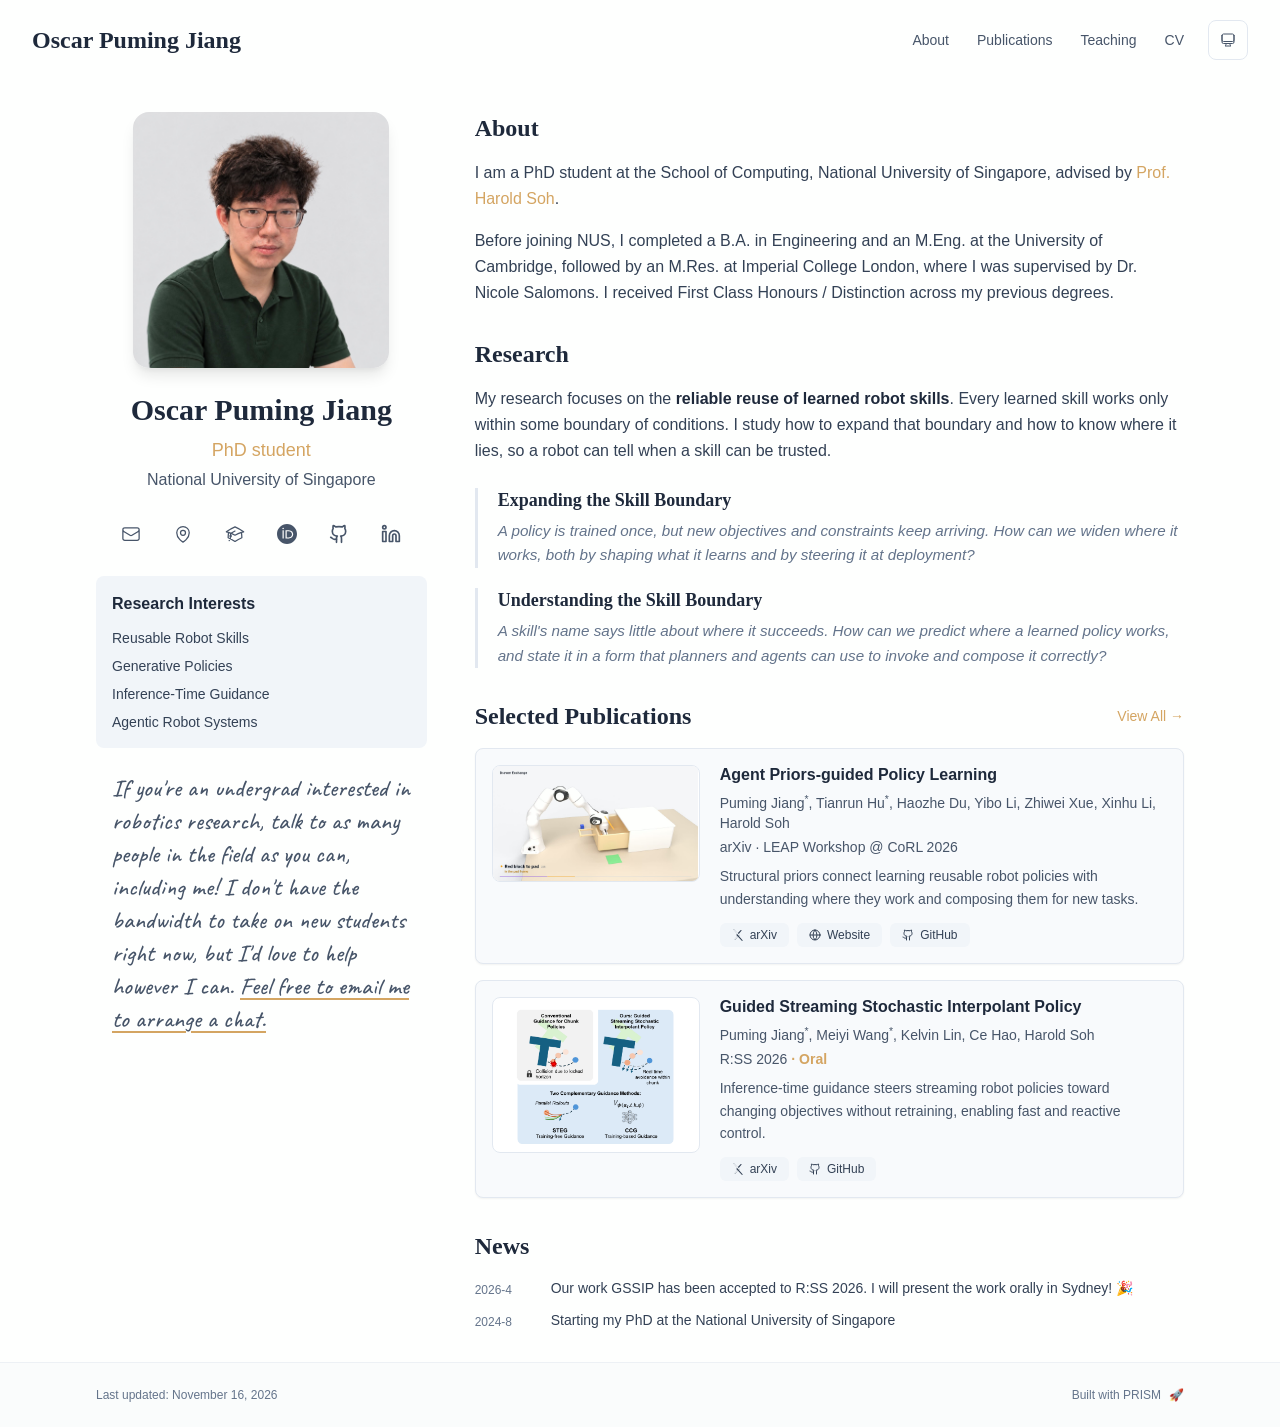
<file: index.html>
<!DOCTYPE html><html lang="en" class="scroll-smooth"><head><meta charSet="utf-8"/><meta name="viewport" content="width=device-width, initial-scale=1"/><link rel="preload" as="image" href="/oscar_jiang_portrait.jpg"/><link rel="stylesheet" href="/_next/static/css/2f6456352c0d0141.css" data-precedence="next"/><link rel="preload" as="script" fetchPriority="low" href="/_next/static/chunks/webpack-679b75d1c4c2027c.js"/><script src="/_next/static/chunks/4bd1b696-70b6d399998de86a.js" async=""></script><script src="/_next/static/chunks/684-5aaa8290a129f299.js" async=""></script><script src="/_next/static/chunks/main-app-c0c5560a37673fbd.js" async=""></script><script src="/_next/static/chunks/461-a9a5d7b05a71d978.js" async=""></script><script src="/_next/static/chunks/874-6cc630662f3664af.js" async=""></script><script src="/_next/static/chunks/781-565f00b965bb18d8.js" async=""></script><script src="/_next/static/chunks/app/layout-64c6c42224257f2a.js" async=""></script><script src="/_next/static/chunks/964-5bc7459f5685a571.js" async=""></script><script src="/_next/static/chunks/995-b3f3a42eb74e34c4.js" async=""></script><script src="/_next/static/chunks/app/page-c82c17d9349f9ff8.js" async=""></script><link rel="preload" href="https://plausible.io/js/pa-Pj_-Cljdo3YsBJ5MLdfdJ.js" as="script"/><link rel="icon" href="/favicon.svg" type="image/svg+xml"/><link rel="dns-prefetch" href="https://jialeliu.com"/><link rel="preconnect" href="https://jialeliu.com" crossorigin=""/><link rel="preload" as="font" type="font/woff2" href="https://jialeliu.com/fonts/georgiab.woff2" crossorigin=""/><script>
              try {
                const theme = localStorage.getItem('theme-storage');
                const parsed = theme ? JSON.parse(theme) : null;
                const setting = parsed?.state?.theme || 'system';
                const prefersDark = typeof window !== 'undefined' && window.matchMedia && window.matchMedia('(prefers-color-scheme: dark)').matches;
                const effective = setting === 'dark' ? 'dark' : (setting === 'light' ? 'light' : (prefersDark ? 'dark' : 'light'));
                var root = document.documentElement;
                root.classList.add(effective);
                root.setAttribute('data-theme', effective);
              } catch (e) {
                var root = document.documentElement;
                root.classList.add('light');
                root.setAttribute('data-theme', 'light');
              }
            </script><script>
    try {
      const cfg = {"enabled":false,"locales":["en"],"defaultLocale":"en","mode":"auto","fixedLocale":"en","persist":true,"switcher":true,"labels":{"en":"English"}};
      const storageKey = 'locale-storage';
      const normalize = (value) => typeof value === 'string' ? value.trim().replace('_', '-').toLowerCase() : '';
      const matchLocale = (candidate) => {
        const normalized = normalize(candidate);
        if (!normalized) return null;
        if (cfg.locales.includes(normalized)) return normalized;
        const language = normalized.split('-')[0];
        if (cfg.locales.includes(language)) return language;
        return null;
      };

      let resolved = null;

      if (cfg.persist) {
        resolved = matchLocale(localStorage.getItem(storageKey));
      }

      if (!resolved) {
        if (cfg.mode === 'fixed') {
          resolved = cfg.fixedLocale;
        } else {
          resolved = matchLocale(navigator.language);
        }
      }

      if (!resolved) {
        resolved = cfg.defaultLocale;
      }

      const root = document.documentElement;
      root.lang = resolved;
      root.setAttribute('data-locale', resolved);

      if (cfg.persist) {
        localStorage.setItem(storageKey, resolved);
      }
    } catch (e) {
      const root = document.documentElement;
      root.lang = 'en';
      root.setAttribute('data-locale', 'en');
    }
  </script><title>Oscar Puming Jiang</title><meta name="description" content="PhD student at the National University of Singapore working on the reliable reuse of learned robot skills: expanding and understanding where a learned skill works."/><link rel="author" href="https://0scarj1ang.github.io/"/><meta name="author" content="Oscar Puming Jiang"/><meta name="keywords" content="Oscar Puming Jiang,PhD,Research,National University of Singapore,Robot Learning,Reusable Robot Skills,Imitation Learning,Generative Robot Policies,Inference-Time Guidance,Structural Priors,Skill Composition,Agentic Robot Systems,Embodied AI"/><meta name="creator" content="Oscar Puming Jiang"/><meta name="publisher" content="Oscar Puming Jiang"/><link rel="canonical" href="https://0scarj1ang.github.io/"/><meta name="google-site-verification" content="aLSjp_YCoErw0JgOhe7-SfFHD6SKjpC-JsXU3JaZCbw"/><meta property="og:title" content="Oscar Puming Jiang"/><meta property="og:description" content="PhD student at the National University of Singapore working on the reliable reuse of learned robot skills: expanding and understanding where a learned skill works."/><meta property="og:site_name" content="Oscar Puming Jiang&#x27;s Academic Website"/><meta property="og:locale" content="en_US"/><meta property="og:type" content="website"/><meta name="twitter:card" content="summary"/><meta name="twitter:title" content="Oscar Puming Jiang"/><meta name="twitter:description" content="PhD student at the National University of Singapore working on the reliable reuse of learned robot skills: expanding and understanding where a learned skill works."/><link rel="icon" href="/favicon.svg"/><script>document.querySelectorAll('body link[rel="icon"], body link[rel="apple-touch-icon"]').forEach(el => document.head.appendChild(el))</script><script src="/_next/static/chunks/polyfills-42372ed130431b0a.js" noModule=""></script></head><body class="font-sans antialiased"><div style="visibility:hidden"><nav class="fixed top-0 left-0 right-0 z-50" data-headlessui-state=""><div class="transition-all duration-300 ease-out bg-transparent" style="transform:translateY(-100px)"><div class="max-w-7xl mx-auto px-4 sm:px-6 lg:px-8"><div class="flex justify-between items-center h-16 lg:h-20"><div class="flex-shrink-0" tabindex="0"><a class="text-xl lg:text-2xl font-serif font-semibold text-primary hover:text-accent transition-colors duration-200" href="/">Oscar Puming Jiang</a></div><div class="hidden lg:block"><div class="ml-10 flex items-center space-x-3"><div class="relative flex items-baseline space-x-1"><a data-nav-href="/" class="relative px-3 py-2 text-sm font-medium rounded-lg transition-colors duration-150 text-primary" href="/">About</a><a data-nav-href="/publications" class="relative px-3 py-2 text-sm font-medium rounded-lg transition-colors duration-150 text-neutral-600" href="/publications/">Publications</a><a data-nav-href="/teaching" class="relative px-3 py-2 text-sm font-medium rounded-lg transition-colors duration-150 text-neutral-600" href="/teaching/">Teaching</a><a data-nav-href="/cv" class="relative px-3 py-2 text-sm font-medium rounded-lg transition-colors duration-150 text-neutral-600" href="/cv/">CV</a></div><div class="flex items-center justify-center w-10 h-10 rounded-lg border border-neutral-200 dark:border-[rgba(148,163,184,0.24)] bg-background dark:bg-neutral-800"><div class="w-4 h-4 rounded-full bg-neutral-300 animate-pulse"></div></div></div></div><div class="lg:hidden flex items-center space-x-2"><div class="flex items-center justify-center w-10 h-10 rounded-lg border border-neutral-200 dark:border-[rgba(148,163,184,0.24)] bg-background dark:bg-neutral-800"><div class="w-4 h-4 rounded-full bg-neutral-300 animate-pulse"></div></div><button class="inline-flex items-center justify-center p-2 rounded-md text-neutral-600 hover:text-primary hover:bg-neutral-100 dark:hover:bg-neutral-800 focus:outline-none focus:ring-2 focus:ring-inset focus:ring-accent transition-colors duration-200" id="headlessui-disclosure-button-«Rv5db»" type="button" aria-expanded="false" data-headlessui-state=""><span class="sr-only">Open main menu</span><div><svg xmlns="http://www.w3.org/2000/svg" fill="none" viewBox="0 0 24 24" stroke-width="1.5" stroke="currentColor" aria-hidden="true" data-slot="icon" class="block h-6 w-6"><path stroke-linecap="round" stroke-linejoin="round" d="M3.75 6.75h16.5M3.75 12h16.5m-16.5 5.25h16.5"></path></svg></div></button></div></div></div></div></nav><main class="min-h-screen pt-16 lg:pt-20"><script type="application/ld+json">{"@context":"https://schema.org","@graph":[{"@type":"WebSite","@id":"https://0scarj1ang.github.io/#website","url":"https://0scarj1ang.github.io/","name":"Oscar Puming Jiang","author":{"@id":"https://0scarj1ang.github.io/#person"}},{"@type":"Person","@id":"https://0scarj1ang.github.io/#person","name":"Oscar Puming Jiang","alternateName":["Puming Jiang","Oscar Jiang"],"url":"https://0scarj1ang.github.io/","image":"https://0scarj1ang.github.io/oscar_jiang_portrait.jpg","jobTitle":"PhD student","description":"PhD student at the National University of Singapore working on the reliable reuse of learned robot skills: expanding and understanding where a learned skill works.","affiliation":{"@type":"CollegeOrUniversity","name":"National University of Singapore"},"alumniOf":[{"@type":"CollegeOrUniversity","name":"University of Cambridge"},{"@type":"CollegeOrUniversity","name":"Imperial College London"}],"knowsAbout":["Robot Learning","Reusable Robot Skills","Imitation Learning","Generative Robot Policies","Inference-Time Guidance","Structural Priors","Skill Composition","Agentic Robot Systems","Embodied AI"],"sameAs":["https://github.com/0scarJ1ang","https://www.linkedin.com/in/puming-jiang-a2b312420/"]},{"@type":"ProfilePage","@id":"https://0scarj1ang.github.io/#webpage","url":"https://0scarj1ang.github.io/","name":"Oscar Puming Jiang","isPartOf":{"@id":"https://0scarj1ang.github.io/#website"},"mainEntity":{"@id":"https://0scarj1ang.github.io/#person"}},{"@type":"ScholarlyArticle","@id":"https://0scarj1ang.github.io/publications/#jiang2026appl","headline":"Agent Priors-guided Policy Learning","name":"Agent Priors-guided Policy Learning","author":[{"@id":"https://0scarj1ang.github.io/#person"},{"@type":"Person","name":"Tianrun Hu"},{"@type":"Person","name":"Haozhe Du"},{"@type":"Person","name":"Yibo Li"},{"@type":"Person","name":"Zhiwei Xue"},{"@type":"Person","name":"Xinhu Li"},{"@type":"Person","name":"Harold Soh"}],"datePublished":"2026-09","isPartOf":{"@type":"CreativeWork","name":"LEAP Workshop at the Conference on Robot Learning (CoRL)"},"abstract":"Robots that learn from a few demonstrations often require two forms of generalization. Compositional generalization recombines skills to solve new tasks, and skill generalization lets the learned policy behind each skill work in new situations. The two depend on each other, yet information is lost between composition and the skills it calls. Where a skill works is determined by the structure its policy is trained with, while composition sees the skill only through a separate description, such as a name, an instruction, or a symbolic operator, that omits this structure. Our key idea is to use each policy's structural prior as part of the interface between composition and the skill. A structural prior states what a behavior depends on, for example that a grasp depends only on the gripper's pose relative to the object. Built into training, it shapes where the policy generalizes; stated in language, it tells composition where the policy applies. We instantiate this idea in Agent Priors-guided Policy Learning (APPL). A construction agent segments complete demonstrations into reusable skills, proposes several structural priors for each skill, and trains and verifies one policy per prior. A runtime agent then selects among these prior-specific policies and composes them toward new task goals using their interfaces. Across MetaWorld and long-horizon ManiSkill tasks, APPL improves out-of-distribution skill generalization and enables previously unseen skill compositions; ablating the interface information substantially reduces performance. These results support the use of training-time structural assumptions as a bridge between skill learning and skill composition.","description":"Structural priors connect learning reusable robot policies with understanding where they work and composing them for new tasks.","keywords":"Robot Learning, Imitation Learning, Structural Priors, Skill Composition, Embodied AI","image":"https://0scarj1ang.github.io/papers/appl-demo.jpg","url":"https://agentics-robotics.github.io/APPL/","sameAs":["https://arxiv.org/abs/2609.35690"]},{"@type":"ScholarlyArticle","@id":"https://0scarj1ang.github.io/publications/#jiang2026gssip","headline":"Guided Streaming Stochastic Interpolant Policy","name":"Guided Streaming Stochastic Interpolant Policy","author":[{"@id":"https://0scarj1ang.github.io/#person"},{"@type":"Person","name":"Meiyi Wang"},{"@type":"Person","name":"Kelvin Lin"},{"@type":"Person","name":"Ce Hao"},{"@type":"Person","name":"Harold Soh"}],"datePublished":"2026","isPartOf":{"@type":"CreativeWork","name":"Proceedings of Robotics: Science and Systems (RSS)"},"abstract":"Inference-time guidance is essential for steering generative robot policies toward dynamic objectives without retraining, yet existing methods are largely confined to chunk-based architectures that exhibit high latency and lack the reactivity needed for test-time preference alignment or obstacle avoidance. In this work, we formally derive the optimal guidance term for Stochastic Interpolants (SI) by analyzing the value function's time evolution via the Backward Kolmogorov Equation, establishing a modified drift that theoretically guarantees sampling from a target distribution. We apply this framework to real-time control through the Streaming Stochastic Interpolant Policy (SSIP), which generalizes the deterministic Streaming Flow Policy (SFP). Unifying this guidance law with the streaming architecture enables fast and reactive control. To support diverse deployment needs, we propose two complementary mechanisms: training-free Stochastic Trajectory Ensemble Guidance (STEG) that computes gradients on-the-fly for zero-shot adaptation, and training-based Conditional Critic Guidance (CCG) for amortized inference. Empirical evaluations demonstrate that our guided streaming approach significantly outperforms conventional chunk-based policies in reactivity and provides superior, physically valid guidance for dynamic, unstructured environments.","description":"Inference-time guidance steers streaming robot policies toward changing objectives without retraining, enabling fast and reactive control.","keywords":"Robot Learning, Imitation Learning, Inference-Time Steering, Stochastic Interpolants, Streaming Policies","image":"https://0scarj1ang.github.io/papers/gssip-method.png","url":"https://arxiv.org/abs/2605.10051v1"}]}</script><div class="max-w-6xl mx-auto px-4 sm:px-6 lg:px-8 py-8 bg-background min-h-screen"><div class="grid grid-cols-1 lg:grid-cols-3 gap-12"><div class="lg:col-span-1"><div class="sticky top-8" style="opacity:0;transform:translateY(20px)"><div class="w-64 h-64 mx-auto mb-6 rounded-2xl overflow-hidden shadow-lg hover:shadow-xl transition-all duration-200 hover:scale-105"><img alt="Oscar Puming Jiang" width="256" height="256" decoding="async" data-nimg="1" class="w-full h-full object-cover object-[32%_center]" style="color:transparent" src="/oscar_jiang_portrait.jpg"/></div><div class="text-center mb-6"><h1 class="text-3xl font-serif font-bold text-primary mb-2">Oscar Puming Jiang</h1><p class="text-lg text-accent font-medium mb-1">PhD student</p><p class="text-neutral-600 mb-2">National University of Singapore</p></div><div class="flex flex-wrap justify-center gap-3 sm:gap-4 mb-6 relative px-2"><div class="relative"><button class="p-2 sm:p-2 transition-colors duration-200 text-neutral-600 dark:text-neutral-400 hover:text-accent" aria-label="Email"><svg xmlns="http://www.w3.org/2000/svg" fill="none" viewBox="0 0 24 24" stroke-width="1.5" stroke="currentColor" aria-hidden="true" data-slot="icon" class="h-5 w-5"><path stroke-linecap="round" stroke-linejoin="round" d="M21.75 6.75v10.5a2.25 2.25 0 0 1-2.25 2.25h-15a2.25 2.25 0 0 1-2.25-2.25V6.75m19.5 0A2.25 2.25 0 0 0 19.5 4.5h-15a2.25 2.25 0 0 0-2.25 2.25m19.5 0v.243a2.25 2.25 0 0 1-1.07 1.916l-7.5 4.615a2.25 2.25 0 0 1-2.36 0L3.32 8.91a2.25 2.25 0 0 1-1.07-1.916V6.75"></path></svg></button></div><div class="relative"><button class="p-2 sm:p-2 transition-colors duration-200 text-neutral-600 dark:text-neutral-400 hover:text-accent" aria-label="Location"><svg xmlns="http://www.w3.org/2000/svg" fill="none" viewBox="0 0 24 24" stroke-width="1.5" stroke="currentColor" aria-hidden="true" data-slot="icon" class="h-5 w-5"><path stroke-linecap="round" stroke-linejoin="round" d="M15 10.5a3 3 0 1 1-6 0 3 3 0 0 1 6 0Z"></path><path stroke-linecap="round" stroke-linejoin="round" d="M19.5 10.5c0 7.142-7.5 11.25-7.5 11.25S4.5 17.642 4.5 10.5a7.5 7.5 0 1 1 15 0Z"></path></svg></button></div><a href="https://scholar.google.com" target="_blank" rel="noopener noreferrer" class="p-2 sm:p-2 text-neutral-600 dark:text-neutral-400 hover:text-accent transition-colors duration-200" aria-label="Google Scholar"><svg xmlns="http://www.w3.org/2000/svg" fill="none" viewBox="0 0 24 24" stroke-width="1.5" stroke="currentColor" aria-hidden="true" data-slot="icon" class="h-5 w-5"><path stroke-linecap="round" stroke-linejoin="round" d="M4.26 10.147a60.438 60.438 0 0 0-.491 6.347A48.62 48.62 0 0 1 12 20.904a48.62 48.62 0 0 1 8.232-4.41 60.46 60.46 0 0 0-.491-6.347m-15.482 0a50.636 50.636 0 0 0-2.658-.813A59.906 59.906 0 0 1 12 3.493a59.903 59.903 0 0 1 10.399 5.84c-.896.248-1.783.52-2.658.814m-15.482 0A50.717 50.717 0 0 1 12 13.489a50.702 50.702 0 0 1 7.74-3.342M6.75 15a.75.75 0 1 0 0-1.5.75.75 0 0 0 0 1.5Zm0 0v-3.675A55.378 55.378 0 0 1 12 8.443m-7.007 11.55A5.981 5.981 0 0 0 6.75 15.75v-1.5"></path></svg></a><a href="https://orcid.org" target="_blank" rel="noopener noreferrer" class="p-2 sm:p-2 text-neutral-600 dark:text-neutral-400 hover:text-accent transition-colors duration-200" aria-label="ORCID"><svg viewBox="0 0 24 24" fill="currentColor" class="h-5 w-5" xmlns="http://www.w3.org/2000/svg"><path d="M12 0C5.372 0 0 5.372 0 12s5.372 12 12 12 12-5.372 12-12S18.628 0 12 0zM7.369 4.378c.525 0 .947.431.947.947s-.422.947-.947.947a.95.95 0 0 1-.947-.947c0-.525.422-.947.947-.947zm-.722 3.038h1.444v10.041H6.647V7.416zm3.562 0h3.9c3.712 0 5.344 2.653 5.344 5.025 0 2.578-2.016 5.025-5.325 5.025h-3.919V7.416zm1.444 1.303v7.444h2.297c3.272 0 4.022-2.484 4.022-3.722 0-2.016-1.284-3.722-4.097-3.722h-2.222z"></path></svg></a><a href="https://github.com/0scarJ1ang" target="_blank" rel="noopener noreferrer" class="p-2 sm:p-2 text-neutral-600 dark:text-neutral-400 hover:text-accent transition-colors duration-200" aria-label="GitHub"><svg xmlns="http://www.w3.org/2000/svg" width="24" height="24" viewBox="0 0 24 24" fill="none" stroke="currentColor" stroke-width="2" stroke-linecap="round" stroke-linejoin="round" class="lucide lucide-github h-5 w-5" aria-hidden="true"><path d="M15 22v-4a4.8 4.8 0 0 0-1-3.5c3 0 6-2 6-5.5.08-1.25-.27-2.48-1-3.5.28-1.15.28-2.35 0-3.5 0 0-1 0-3 1.5-2.64-.5-5.36-.5-8 0C6 2 5 2 5 2c-.3 1.15-.3 2.35 0 3.5A5.403 5.403 0 0 0 4 9c0 3.5 3 5.5 6 5.5-.39.49-.68 1.05-.85 1.65-.17.6-.22 1.23-.15 1.85v4"></path><path d="M9 18c-4.51 2-5-2-7-2"></path></svg></a><a href="https://www.linkedin.com/in/puming-jiang-a2b312420/" target="_blank" rel="noopener noreferrer" class="p-2 sm:p-2 text-neutral-600 dark:text-neutral-400 hover:text-accent transition-colors duration-200" aria-label="LinkedIn"><svg xmlns="http://www.w3.org/2000/svg" width="24" height="24" viewBox="0 0 24 24" fill="none" stroke="currentColor" stroke-width="2" stroke-linecap="round" stroke-linejoin="round" class="lucide lucide-linkedin h-5 w-5" aria-hidden="true"><path d="M16 8a6 6 0 0 1 6 6v7h-4v-7a2 2 0 0 0-2-2 2 2 0 0 0-2 2v7h-4v-7a6 6 0 0 1 6-6z"></path><rect width="4" height="12" x="2" y="9"></rect><circle cx="4" cy="4" r="2"></circle></svg></a></div><div class="bg-neutral-100 dark:bg-neutral-800 rounded-lg p-4 mb-6 hover:shadow-lg transition-all duration-200 hover:scale-[1.02]"><h3 class="font-semibold text-primary mb-3">Research Interests</h3><div class="space-y-2 text-sm text-neutral-700 dark:text-neutral-500"><div>Reusable Robot Skills</div><div>Generative Policies</div><div>Inference-Time Guidance</div><div>Agentic Robot Systems</div></div></div><p class="mb-6 px-4 font-handwritten text-2xl font-medium leading-snug text-neutral-600">If you&#x27;re an undergrad interested in robotics research, talk to as many people in the field as you can, including me! I don&#x27;t have the bandwidth to take on new students right now, but I&#x27;d love to help however I can.<!-- --> <a href="mailto:p.jiang@u.nus.edu" class="underline decoration-accent underline-offset-4 hover:decoration-2 focus-visible:outline-2 focus-visible:outline-offset-4 focus-visible:outline-accent">Feel free to email me to arrange a chat.</a></p></div></div><div class="lg:col-span-2 space-y-8"><section id="about" class="scroll-mt-24 space-y-8"><section style="opacity:0;transform:translateY(20px)"><h2 class="text-2xl font-serif font-bold text-primary mb-4">About</h2><div class="text-neutral-700 dark:text-neutral-600 leading-relaxed"><p class="mb-4 last:mb-0">I am a PhD student at the School of Computing, National University of Singapore, advised by <a href="https://haroldsoh.com" node="[object Object]" target="_blank" rel="noopener noreferrer" class="text-accent font-medium transition-all duration-200 rounded hover:bg-accent/10 hover:shadow-sm">Prof. Harold Soh</a>.</p>
<p class="mb-4 last:mb-0">Before joining NUS, I completed a B.A. in Engineering and an M.Eng. at the University of Cambridge, followed by an M.Res. at Imperial College London, where I was supervised by Dr. Nicole Salomons. I received First Class Honours / Distinction across my previous degrees.</p></div></section><section style="opacity:0;transform:translateY(20px)"><h2 class="text-2xl font-serif font-bold text-primary mb-4">Research</h2><div class="text-neutral-700 dark:text-neutral-600 leading-relaxed"><p class="mb-4 last:mb-0">My research focuses on the <strong class="font-semibold text-primary">reliable reuse of learned robot skills</strong>. Every learned skill works only within some boundary of conditions. I study how to expand that boundary and how to know where it lies, so a robot can tell when a skill can be trusted.</p></div><div class="mt-6 space-y-5"><div class="border-l-[3px] border-neutral-200 pl-5"><h3 class="text-lg font-serif font-bold text-primary leading-snug">Expanding the Skill Boundary</h3><p class="mt-1.5 text-[0.95rem] italic text-neutral-500 leading-relaxed">A policy is trained once, but new objectives and constraints keep arriving. How can we widen where it works, both by shaping what it learns and by steering it at deployment?</p></div><div class="border-l-[3px] border-neutral-200 pl-5"><h3 class="text-lg font-serif font-bold text-primary leading-snug">Understanding the Skill Boundary</h3><p class="mt-1.5 text-[0.95rem] italic text-neutral-500 leading-relaxed">A skill&#x27;s name says little about where it succeeds. How can we predict where a learned policy works, and state it in a form that planners and agents can use to invoke and compose it correctly?</p></div></div></section><section style="opacity:0;transform:translateY(20px)"><div class="flex items-center justify-between mb-4"><h2 class="text-2xl font-serif font-bold text-primary">Selected Publications</h2><a class="text-accent hover:text-accent-dark text-sm font-medium transition-all duration-200 rounded hover:bg-accent/10 hover:shadow-sm" href="/publications/">View All<!-- --> →</a></div><div class="space-y-4"><div class="bg-neutral-50 dark:bg-neutral-800 p-4 rounded-lg shadow-sm border border-neutral-200 dark:border-[rgba(148,163,184,0.24)] hover:shadow-lg transition-all duration-200 hover:scale-[1.02]" style="opacity:0;transform:translateY(20px)"><div class="flex flex-col sm:flex-row items-start gap-5"><div class="relative w-full shrink-0 overflow-hidden rounded-lg border border-neutral-200 bg-white aspect-video sm:w-48 lg:w-52"><a href="/papers/appl-demo.jpg" target="_blank" rel="noopener noreferrer" aria-label="View demonstration image for Agent Priors-guided Policy Learning" class="absolute inset-0 block transition-shadow hover:shadow-md focus-visible:outline-2 focus-visible:outline-offset-[-2px] focus-visible:outline-accent"><img alt="Agent Priors-guided Policy Learning: robot task demonstration" loading="lazy" decoding="async" data-nimg="fill" class="object-contain " style="position:absolute;height:100%;width:100%;left:0;top:0;right:0;bottom:0;color:transparent" src="/papers/appl-demo.jpg"/></a></div><div class="min-w-0 flex-1"><h3 class="font-semibold text-primary mb-2 leading-tight">Agent Priors-guided Policy Learning</h3><p class="text-sm text-neutral-600 dark:text-neutral-500 mb-1"><span><span>Puming Jiang</span><sup>*</sup>, </span><span><span>Tianrun Hu</span><sup>*</sup>, </span><span><span>Haozhe Du</span>, </span><span><span>Yibo Li</span>, </span><span><span>Zhiwei Xue</span>, </span><span><span>Xinhu Li</span>, </span><span><span>Harold Soh</span></span></p><p class="text-sm text-neutral-600 dark:text-neutral-500 mb-2">arXiv<span> · <!-- -->LEAP Workshop @ CoRL 2026</span></p><p class="text-sm text-neutral-600 dark:text-neutral-400 leading-relaxed">Structural priors connect learning reusable robot policies with understanding where they work and composing them for new tasks.</p><div class="flex flex-wrap gap-2 mt-3"><a href="https://arxiv.org/abs/2609.35690" target="_blank" rel="noopener noreferrer" class="inline-flex items-center px-3 py-1 rounded-md text-xs font-medium bg-neutral-100 dark:bg-neutral-900 text-neutral-700 dark:text-neutral-300 hover:bg-accent hover:text-white transition-colors"><svg viewBox="0 0 24 24" fill="currentColor" class="h-3 w-3 mr-1.5 shrink-0" aria-hidden="true" focusable="false"><path d="M3.8423 0a1.0037 1.0037 0 0 0-.922.6078c-.1536.3687-.0438.6275.2938 1.1113l6.9185 8.3597-1.0223 1.1058a1.0393 1.0393 0 0 0 .003 1.4229l1.2292 1.3135-5.4391 6.4444c-.2803.299-.4538.823-.2971 1.1986a1.0253 1.0253 0 0 0 .9585.635.9133.9133 0 0 0 .6891-.3405l5.783-6.126 7.4902 8.0051a.8527.8527 0 0 0 .6835.2597.9575.9575 0 0 0 .8777-.6138c.1577-.377-.017-.7502-.306-1.1407l-7.0518-8.3418 1.0632-1.13a.9626.9626 0 0 0 .0089-1.3165L4.6336.4639s-.3733-.4535-.768-.463zm0 .272h.0166c.2179.0052.4874.2715.5644.3639l.005.006.0052.0055 10.169 10.9905a.6915.6915 0 0 1-.0072.945l-1.0666 1.133-1.4982-1.7724-8.5994-10.39c-.3286-.472-.352-.6183-.2592-.841a.7307.7307 0 0 1 .6704-.4401Zm14.341 1.5701a.877.877 0 0 0-.6554.2418l-5.6962 6.1584 1.6944 1.8319 5.3089-6.5138c.3251-.4335.479-.6603.3247-1.0292a1.1205 1.1205 0 0 0-.9763-.689zm-7.6557 12.2823 1.3186 1.4135-5.7864 6.1295a.6494.6494 0 0 1-.4959.26.7516.7516 0 0 1-.706-.4669c-.1119-.2682.0359-.6864.2442-.9083l.0051-.0055.0047-.0055z"></path></svg>arXiv</a><a href="https://agentics-robotics.github.io/APPL/" target="_blank" rel="noopener noreferrer" class="inline-flex items-center px-3 py-1 rounded-md text-xs font-medium bg-neutral-100 dark:bg-neutral-900 text-neutral-700 dark:text-neutral-300 hover:bg-accent hover:text-white transition-colors"><svg xmlns="http://www.w3.org/2000/svg" width="24" height="24" viewBox="0 0 24 24" fill="none" stroke="currentColor" stroke-width="2" stroke-linecap="round" stroke-linejoin="round" class="lucide lucide-globe h-3 w-3 mr-1.5 shrink-0" aria-hidden="true"><circle cx="12" cy="12" r="10"></circle><path d="M12 2a14.5 14.5 0 0 0 0 20 14.5 14.5 0 0 0 0-20"></path><path d="M2 12h20"></path></svg>Website</a><a href="https://github.com/Agentics-robotics/Agent-Priors-guided-Policy-Learning" target="_blank" rel="noopener noreferrer" class="inline-flex items-center px-3 py-1 rounded-md text-xs font-medium bg-neutral-100 dark:bg-neutral-900 text-neutral-700 dark:text-neutral-300 hover:bg-accent hover:text-white transition-colors"><svg xmlns="http://www.w3.org/2000/svg" width="24" height="24" viewBox="0 0 24 24" fill="none" stroke="currentColor" stroke-width="2" stroke-linecap="round" stroke-linejoin="round" class="lucide lucide-github h-3 w-3 mr-1.5 shrink-0" aria-hidden="true"><path d="M15 22v-4a4.8 4.8 0 0 0-1-3.5c3 0 6-2 6-5.5.08-1.25-.27-2.48-1-3.5.28-1.15.28-2.35 0-3.5 0 0-1 0-3 1.5-2.64-.5-5.36-.5-8 0C6 2 5 2 5 2c-.3 1.15-.3 2.35 0 3.5A5.403 5.403 0 0 0 4 9c0 3.5 3 5.5 6 5.5-.39.49-.68 1.05-.85 1.65-.17.6-.22 1.23-.15 1.85v4"></path><path d="M9 18c-4.51 2-5-2-7-2"></path></svg>GitHub</a></div></div></div></div><div class="bg-neutral-50 dark:bg-neutral-800 p-4 rounded-lg shadow-sm border border-neutral-200 dark:border-[rgba(148,163,184,0.24)] hover:shadow-lg transition-all duration-200 hover:scale-[1.02]" style="opacity:0;transform:translateY(20px)"><div class="flex flex-col sm:flex-row items-start gap-5"><div class="relative w-full shrink-0 overflow-hidden rounded-lg border border-neutral-200 bg-white aspect-[4/3] sm:w-48 lg:w-52"><a href="/papers/gssip-method.png" target="_blank" rel="noopener noreferrer" aria-label="View method figure for Guided Streaming Stochastic Interpolant Policy" class="absolute inset-0 block transition-shadow hover:shadow-md focus-visible:outline-2 focus-visible:outline-offset-[-2px] focus-visible:outline-accent"><img alt="Guided Streaming Stochastic Interpolant Policy: method overview" loading="lazy" decoding="async" data-nimg="fill" class="object-contain p-2" style="position:absolute;height:100%;width:100%;left:0;top:0;right:0;bottom:0;color:transparent" src="/papers/gssip-method.png"/></a></div><div class="min-w-0 flex-1"><h3 class="font-semibold text-primary mb-2 leading-tight">Guided Streaming Stochastic Interpolant Policy</h3><p class="text-sm text-neutral-600 dark:text-neutral-500 mb-1"><span><span>Puming Jiang</span><sup>*</sup>, </span><span><span>Meiyi Wang</span><sup>*</sup>, </span><span><span>Kelvin Lin</span>, </span><span><span>Ce Hao</span>, </span><span><span>Harold Soh</span></span></p><p class="text-sm text-neutral-600 dark:text-neutral-500 mb-2">R:SS 2026<span class="font-semibold text-accent"> · <!-- -->Oral</span></p><p class="text-sm text-neutral-600 dark:text-neutral-400 leading-relaxed">Inference-time guidance steers streaming robot policies toward changing objectives without retraining, enabling fast and reactive control.</p><div class="flex flex-wrap gap-2 mt-3"><a href="https://arxiv.org/abs/2605.10051v1" target="_blank" rel="noopener noreferrer" class="inline-flex items-center px-3 py-1 rounded-md text-xs font-medium bg-neutral-100 dark:bg-neutral-900 text-neutral-700 dark:text-neutral-300 hover:bg-accent hover:text-white transition-colors"><svg viewBox="0 0 24 24" fill="currentColor" class="h-3 w-3 mr-1.5 shrink-0" aria-hidden="true" focusable="false"><path d="M3.8423 0a1.0037 1.0037 0 0 0-.922.6078c-.1536.3687-.0438.6275.2938 1.1113l6.9185 8.3597-1.0223 1.1058a1.0393 1.0393 0 0 0 .003 1.4229l1.2292 1.3135-5.4391 6.4444c-.2803.299-.4538.823-.2971 1.1986a1.0253 1.0253 0 0 0 .9585.635.9133.9133 0 0 0 .6891-.3405l5.783-6.126 7.4902 8.0051a.8527.8527 0 0 0 .6835.2597.9575.9575 0 0 0 .8777-.6138c.1577-.377-.017-.7502-.306-1.1407l-7.0518-8.3418 1.0632-1.13a.9626.9626 0 0 0 .0089-1.3165L4.6336.4639s-.3733-.4535-.768-.463zm0 .272h.0166c.2179.0052.4874.2715.5644.3639l.005.006.0052.0055 10.169 10.9905a.6915.6915 0 0 1-.0072.945l-1.0666 1.133-1.4982-1.7724-8.5994-10.39c-.3286-.472-.352-.6183-.2592-.841a.7307.7307 0 0 1 .6704-.4401Zm14.341 1.5701a.877.877 0 0 0-.6554.2418l-5.6962 6.1584 1.6944 1.8319 5.3089-6.5138c.3251-.4335.479-.6603.3247-1.0292a1.1205 1.1205 0 0 0-.9763-.689zm-7.6557 12.2823 1.3186 1.4135-5.7864 6.1295a.6494.6494 0 0 1-.4959.26.7516.7516 0 0 1-.706-.4669c-.1119-.2682.0359-.6864.2442-.9083l.0051-.0055.0047-.0055z"></path></svg>arXiv</a><a href="https://github.com/0scarJ1ang/guided-streaming-policy" target="_blank" rel="noopener noreferrer" class="inline-flex items-center px-3 py-1 rounded-md text-xs font-medium bg-neutral-100 dark:bg-neutral-900 text-neutral-700 dark:text-neutral-300 hover:bg-accent hover:text-white transition-colors"><svg xmlns="http://www.w3.org/2000/svg" width="24" height="24" viewBox="0 0 24 24" fill="none" stroke="currentColor" stroke-width="2" stroke-linecap="round" stroke-linejoin="round" class="lucide lucide-github h-3 w-3 mr-1.5 shrink-0" aria-hidden="true"><path d="M15 22v-4a4.8 4.8 0 0 0-1-3.5c3 0 6-2 6-5.5.08-1.25-.27-2.48-1-3.5.28-1.15.28-2.35 0-3.5 0 0-1 0-3 1.5-2.64-.5-5.36-.5-8 0C6 2 5 2 5 2c-.3 1.15-.3 2.35 0 3.5A5.403 5.403 0 0 0 4 9c0 3.5 3 5.5 6 5.5-.39.49-.68 1.05-.85 1.65-.17.6-.22 1.23-.15 1.85v4"></path><path d="M9 18c-4.51 2-5-2-7-2"></path></svg>GitHub</a></div></div></div></div></div></section><section style="opacity:0;transform:translateY(20px)"><h2 class="text-2xl font-serif font-bold text-primary mb-4">News</h2><div class="space-y-3"><div class="flex items-start space-x-3"><span class="text-xs text-neutral-500 mt-1 w-16 flex-shrink-0">2026-4</span><p class="text-sm text-neutral-700">Our work GSSIP has been accepted to R:SS 2026. I will present the work orally in Sydney! 🎉</p></div><div class="flex items-start space-x-3"><span class="text-xs text-neutral-500 mt-1 w-16 flex-shrink-0">2024-8</span><p class="text-sm text-neutral-700">Starting my PhD at the National University of Singapore</p></div></div></section></section></div></div></div><!--$--><!--/$--><!--$--><!--/$--></main><footer class="border-t border-neutral-200/50 bg-neutral-50/50 dark:bg-neutral-900/50 dark:border-neutral-700/50"><div class="max-w-6xl mx-auto px-4 sm:px-6 lg:px-8 py-6"><div class="flex flex-col sm:flex-row justify-between items-center gap-2"><p class="text-xs text-neutral-500">Last updated<!-- -->: <!-- -->November 16, 2026</p><p class="text-xs text-neutral-500 flex items-center"><a href="https://github.com/xyjoey/PRISM" target="_blank" rel="noopener noreferrer">Built with PRISM</a><span class="ml-2">🚀</span></p></div></div></footer></div><script src="/_next/static/chunks/webpack-679b75d1c4c2027c.js" async=""></script><script>(self.__next_f=self.__next_f||[]).push([0])</script><script>self.__next_f.push([1,"1:\"$Sreact.fragment\"\n3:I[3719,[\"461\",\"static/chunks/461-a9a5d7b05a71d978.js\",\"874\",\"static/chunks/874-6cc630662f3664af.js\",\"781\",\"static/chunks/781-565f00b965bb18d8.js\",\"177\",\"static/chunks/app/layout-64c6c42224257f2a.js\"],\"ThemeProvider\"]\n4:I[310,[\"461\",\"static/chunks/461-a9a5d7b05a71d978.js\",\"874\",\"static/chunks/874-6cc630662f3664af.js\",\"781\",\"static/chunks/781-565f00b965bb18d8.js\",\"177\",\"static/chunks/app/layout-64c6c42224257f2a.js\"],\"LocaleProvider\"]\n5:I[4574,[\"461\",\"static/chunks/461-a9a5d7b05a71d978.js\",\"874\",\"static/chunks/874-6cc630662f3664af.js\",\"781\",\"static/chunks/781-565f00b965bb18d8.js\",\"177\",\"static/chunks/app/layout-64c6c42224257f2a.js\"],\"default\"]\n6:I[7555,[],\"\"]\n7:I[1295,[],\"\"]\n8:I[2548,[\"461\",\"static/chunks/461-a9a5d7b05a71d978.js\",\"874\",\"static/chunks/874-6cc630662f3664af.js\",\"781\",\"static/chunks/781-565f00b965bb18d8.js\",\"177\",\"static/chunks/app/layout-64c6c42224257f2a.js\"],\"default\"]\n9:I[9243,[\"461\",\"static/chunks/461-a9a5d7b05a71d978.js\",\"874\",\"static/chunks/874-6cc630662f3664af.js\",\"781\",\"static/chunks/781-565f00b965bb18d8.js\",\"177\",\"static/chunks/app/layout-64c6c42224257f2a.js\"],\"\"]\nb:I[915,[\"461\",\"static/chunks/461-a9a5d7b05a71d978.js\",\"964\",\"static/chunks/964-5bc7459f5685a571.js\",\"874\",\"static/chunks/874-6cc630662f3664af.js\",\"995\",\"static/chunks/995-b3f3a42eb74e34c4.js\",\"974\",\"static/chunks/app/page-c82c17d9349f9ff8.js\"],\"default\"]\ne:I[9665,[],\"MetadataBoundary\"]\n10:I[9665,[],\"OutletBoundary\"]\n13:I[4911,[],\"AsyncMetadataOutlet\"]\n15:I[9665,[],\"ViewportBoundary\"]\n17:I[6614,[],\"\"]\n:HL[\"/_next/static/css/2f6456352c0d0141.css\",\"style\"]\n2:T57e,\n    try {\n      const cfg = {\"enabled\":false,\"locales\":[\"en\"],\"defaultLocale\":\"en\",\"mode\":\"auto\",\"fixedLocale\":\"en\",\"persist\":true,\"switcher\":true,\"labels\":{\"en\":\"English\"}};\n      const storageKey = 'locale-storage';\n      const normalize = (value) =\u003e typeof value === 'string' ? value.trim().replace('_', '-').toLowerCase() : '';\n      const matchLocale = (candidate) =\u003e {\n        const normalized = normalize(candidate);\n        if (!normalized) return nu"])</script><script>self.__next_f.push([1,"ll;\n        if (cfg.locales.includes(normalized)) return normalized;\n        const language = normalized.split('-')[0];\n        if (cfg.locales.includes(language)) return language;\n        return null;\n      };\n\n      let resolved = null;\n\n      if (cfg.persist) {\n        resolved = matchLocale(localStorage.getItem(storageKey));\n      }\n\n      if (!resolved) {\n        if (cfg.mode === 'fixed') {\n          resolved = cfg.fixedLocale;\n        } else {\n          resolved = matchLocale(navigator.language);\n        }\n      }\n\n      if (!resolved) {\n        resolved = cfg.defaultLocale;\n      }\n\n      const root = document.documentElement;\n      root.lang = resolved;\n      root.setAttribute('data-locale', resolved);\n\n      if (cfg.persist) {\n        localStorage.setItem(storageKey, resolved);\n      }\n    } catch (e) {\n      const root = document.documentElement;\n      root.lang = 'en';\n      root.setAttribute('data-locale', 'en');\n    }\n  a:T193a,"])</script><script>self.__next_f.push([1,"{\"@context\":\"https://schema.org\",\"@graph\":[{\"@type\":\"WebSite\",\"@id\":\"https://0scarj1ang.github.io/#website\",\"url\":\"https://0scarj1ang.github.io/\",\"name\":\"Oscar Puming Jiang\",\"author\":{\"@id\":\"https://0scarj1ang.github.io/#person\"}},{\"@type\":\"Person\",\"@id\":\"https://0scarj1ang.github.io/#person\",\"name\":\"Oscar Puming Jiang\",\"alternateName\":[\"Puming Jiang\",\"Oscar Jiang\"],\"url\":\"https://0scarj1ang.github.io/\",\"image\":\"https://0scarj1ang.github.io/oscar_jiang_portrait.jpg\",\"jobTitle\":\"PhD student\",\"description\":\"PhD student at the National University of Singapore working on the reliable reuse of learned robot skills: expanding and understanding where a learned skill works.\",\"affiliation\":{\"@type\":\"CollegeOrUniversity\",\"name\":\"National University of Singapore\"},\"alumniOf\":[{\"@type\":\"CollegeOrUniversity\",\"name\":\"University of Cambridge\"},{\"@type\":\"CollegeOrUniversity\",\"name\":\"Imperial College London\"}],\"knowsAbout\":[\"Robot Learning\",\"Reusable Robot Skills\",\"Imitation Learning\",\"Generative Robot Policies\",\"Inference-Time Guidance\",\"Structural Priors\",\"Skill Composition\",\"Agentic Robot Systems\",\"Embodied AI\"],\"sameAs\":[\"https://github.com/0scarJ1ang\",\"https://www.linkedin.com/in/puming-jiang-a2b312420/\"]},{\"@type\":\"ProfilePage\",\"@id\":\"https://0scarj1ang.github.io/#webpage\",\"url\":\"https://0scarj1ang.github.io/\",\"name\":\"Oscar Puming Jiang\",\"isPartOf\":{\"@id\":\"https://0scarj1ang.github.io/#website\"},\"mainEntity\":{\"@id\":\"https://0scarj1ang.github.io/#person\"}},{\"@type\":\"ScholarlyArticle\",\"@id\":\"https://0scarj1ang.github.io/publications/#jiang2026appl\",\"headline\":\"Agent Priors-guided Policy Learning\",\"name\":\"Agent Priors-guided Policy Learning\",\"author\":[{\"@id\":\"https://0scarj1ang.github.io/#person\"},{\"@type\":\"Person\",\"name\":\"Tianrun Hu\"},{\"@type\":\"Person\",\"name\":\"Haozhe Du\"},{\"@type\":\"Person\",\"name\":\"Yibo Li\"},{\"@type\":\"Person\",\"name\":\"Zhiwei Xue\"},{\"@type\":\"Person\",\"name\":\"Xinhu Li\"},{\"@type\":\"Person\",\"name\":\"Harold Soh\"}],\"datePublished\":\"2026-09\",\"isPartOf\":{\"@type\":\"CreativeWork\",\"name\":\"LEAP Workshop at the Conference on Robot Learning (CoRL)\"},\"abstract\":\"Robots that learn from a few demonstrations often require two forms of generalization. Compositional generalization recombines skills to solve new tasks, and skill generalization lets the learned policy behind each skill work in new situations. The two depend on each other, yet information is lost between composition and the skills it calls. Where a skill works is determined by the structure its policy is trained with, while composition sees the skill only through a separate description, such as a name, an instruction, or a symbolic operator, that omits this structure. Our key idea is to use each policy's structural prior as part of the interface between composition and the skill. A structural prior states what a behavior depends on, for example that a grasp depends only on the gripper's pose relative to the object. Built into training, it shapes where the policy generalizes; stated in language, it tells composition where the policy applies. We instantiate this idea in Agent Priors-guided Policy Learning (APPL). A construction agent segments complete demonstrations into reusable skills, proposes several structural priors for each skill, and trains and verifies one policy per prior. A runtime agent then selects among these prior-specific policies and composes them toward new task goals using their interfaces. Across MetaWorld and long-horizon ManiSkill tasks, APPL improves out-of-distribution skill generalization and enables previously unseen skill compositions; ablating the interface information substantially reduces performance. These results support the use of training-time structural assumptions as a bridge between skill learning and skill composition.\",\"description\":\"Structural priors connect learning reusable robot policies with understanding where they work and composing them for new tasks.\",\"keywords\":\"Robot Learning, Imitation Learning, Structural Priors, Skill Composition, Embodied AI\",\"image\":\"https://0scarj1ang.github.io/papers/appl-demo.jpg\",\"url\":\"https://agentics-robotics.github.io/APPL/\",\"sameAs\":[\"https://arxiv.org/abs/2609.35690\"]},{\"@type\":\"ScholarlyArticle\",\"@id\":\"https://0scarj1ang.github.io/publications/#jiang2026gssip\",\"headline\":\"Guided Streaming Stochastic Interpolant Policy\",\"name\":\"Guided Streaming Stochastic Interpolant Policy\",\"author\":[{\"@id\":\"https://0scarj1ang.github.io/#person\"},{\"@type\":\"Person\",\"name\":\"Meiyi Wang\"},{\"@type\":\"Person\",\"name\":\"Kelvin Lin\"},{\"@type\":\"Person\",\"name\":\"Ce Hao\"},{\"@type\":\"Person\",\"name\":\"Harold Soh\"}],\"datePublished\":\"2026\",\"isPartOf\":{\"@type\":\"CreativeWork\",\"name\":\"Proceedings of Robotics: Science and Systems (RSS)\"},\"abstract\":\"Inference-time guidance is essential for steering generative robot policies toward dynamic objectives without retraining, yet existing methods are largely confined to chunk-based architectures that exhibit high latency and lack the reactivity needed for test-time preference alignment or obstacle avoidance. In this work, we formally derive the optimal guidance term for Stochastic Interpolants (SI) by analyzing the value function's time evolution via the Backward Kolmogorov Equation, establishing a modified drift that theoretically guarantees sampling from a target distribution. We apply this framework to real-time control through the Streaming Stochastic Interpolant Policy (SSIP), which generalizes the deterministic Streaming Flow Policy (SFP). Unifying this guidance law with the streaming architecture enables fast and reactive control. To support diverse deployment needs, we propose two complementary mechanisms: training-free Stochastic Trajectory Ensemble Guidance (STEG) that computes gradients on-the-fly for zero-shot adaptation, and training-based Conditional Critic Guidance (CCG) for amortized inference. Empirical evaluations demonstrate that our guided streaming approach significantly outperforms conventional chunk-based policies in reactivity and provides superior, physically valid guidance for dynamic, unstructured environments.\",\"description\":\"Inference-time guidance steers streaming robot policies toward changing objectives without retraining, enabling fast and reactive control.\",\"keywords\":\"Robot Learning, Imitation Learning, Inference-Time Steering, Stochastic Interpolants, Streaming Policies\",\"image\":\"https://0scarj1ang.github.io/papers/gssip-method.png\",\"url\":\"https://arxiv.org/abs/2605.10051v1\"}]}"])</script><script>self.__next_f.push([1,"c:T693,Robots that learn from a few demonstrations often require two forms of generalization. Compositional generalization recombines skills to solve new tasks, and skill generalization lets the learned policy behind each skill work in new situations. The two depend on each other, yet information is lost between composition and the skills it calls. Where a skill works is determined by the structure its policy is trained with, while composition sees the skill only through a separate description, such as a name, an instruction, or a symbolic operator, that omits this structure. Our key idea is to use each policy's structural prior as part of the interface between composition and the skill. A structural prior states what a behavior depends on, for example that a grasp depends only on the gripper's pose relative to the object. Built into training, it shapes where the policy generalizes; stated in language, it tells composition where the policy applies. We instantiate this idea in Agent Priors-guided Policy Learning (APPL). A construction agent segments complete demonstrations into reusable skills, proposes several structural priors for each skill, and trains and verifies one policy per prior. A runtime agent then selects among these prior-specific policies and composes them toward new task goals using their interfaces. Across MetaWorld and long-horizon ManiSkill tasks, APPL improves out-of-distribution skill generalization and enables previously unseen skill compositions; ablating the interface information substantially reduces performance. These results support the use of training-time structural assumptions as a bridge between skill learning and skill composition.d:T54d,Inference-time guidance is essential for steering generative robot policies toward dynamic objectives without retraining, yet existing methods are largely confined to chunk-based architectures that exhibit high latency and lack the reactivity needed for test-time preference alignment or obstacle avoidance. In this work, we formally derive the optima"])</script><script>self.__next_f.push([1,"l guidance term for Stochastic Interpolants (SI) by analyzing the value function's time evolution via the Backward Kolmogorov Equation, establishing a modified drift that theoretically guarantees sampling from a target distribution. We apply this framework to real-time control through the Streaming Stochastic Interpolant Policy (SSIP), which generalizes the deterministic Streaming Flow Policy (SFP). Unifying this guidance law with the streaming architecture enables fast and reactive control. To support diverse deployment needs, we propose two complementary mechanisms: training-free Stochastic Trajectory Ensemble Guidance (STEG) that computes gradients on-the-fly for zero-shot adaptation, and training-based Conditional Critic Guidance (CCG) for amortized inference. Empirical evaluations demonstrate that our guided streaming approach significantly outperforms conventional chunk-based policies in reactivity and provides superior, physically valid guidance for dynamic, unstructured environments."])</script><script>self.__next_f.push([1,"0:{\"P\":null,\"b\":\"hpJd0blhtLGSqZA-dC1vW\",\"p\":\"\",\"c\":[\"\",\"\"],\"i\":false,\"f\":[[[\"\",{\"children\":[\"__PAGE__\",{}]},\"$undefined\",\"$undefined\",true],[\"\",[\"$\",\"$1\",\"c\",{\"children\":[[[\"$\",\"link\",\"0\",{\"rel\":\"stylesheet\",\"href\":\"/_next/static/css/2f6456352c0d0141.css\",\"precedence\":\"next\",\"crossOrigin\":\"$undefined\",\"nonce\":\"$undefined\"}]],[\"$\",\"html\",null,{\"lang\":\"en\",\"className\":\"scroll-smooth\",\"suppressHydrationWarning\":true,\"children\":[[\"$\",\"head\",null,{\"children\":[[\"$\",\"link\",null,{\"rel\":\"icon\",\"href\":\"/favicon.svg\",\"type\":\"image/svg+xml\"}],[\"$\",\"link\",null,{\"rel\":\"dns-prefetch\",\"href\":\"https://jialeliu.com\"}],[\"$\",\"link\",null,{\"rel\":\"preconnect\",\"href\":\"https://jialeliu.com\",\"crossOrigin\":\"\"}],[\"$\",\"link\",null,{\"rel\":\"preload\",\"as\":\"font\",\"type\":\"font/woff2\",\"href\":\"https://jialeliu.com/fonts/georgiab.woff2\",\"crossOrigin\":\"\"}],[\"$\",\"script\",null,{\"dangerouslySetInnerHTML\":{\"__html\":\"\\n              try {\\n                const theme = localStorage.getItem('theme-storage');\\n                const parsed = theme ? JSON.parse(theme) : null;\\n                const setting = parsed?.state?.theme || 'system';\\n                const prefersDark = typeof window !== 'undefined' \u0026\u0026 window.matchMedia \u0026\u0026 window.matchMedia('(prefers-color-scheme: dark)').matches;\\n                const effective = setting === 'dark' ? 'dark' : (setting === 'light' ? 'light' : (prefersDark ? 'dark' : 'light'));\\n                var root = document.documentElement;\\n                root.classList.add(effective);\\n                root.setAttribute('data-theme', effective);\\n              } catch (e) {\\n                var root = document.documentElement;\\n                root.classList.add('light');\\n                root.setAttribute('data-theme', 'light');\\n              }\\n            \"}}],[\"$\",\"script\",null,{\"dangerouslySetInnerHTML\":{\"__html\":\"$2\"}}]]}],[\"$\",\"body\",null,{\"className\":\"font-sans antialiased\",\"children\":[[\"$\",\"$L3\",null,{\"children\":[\"$\",\"$L4\",null,{\"config\":{\"enabled\":false,\"locales\":[\"en\"],\"defaultLocale\":\"en\",\"mode\":\"auto\",\"fixedLocale\":\"en\",\"persist\":true,\"switcher\":true,\"labels\":{\"en\":\"English\"}},\"children\":[[\"$\",\"$L5\",null,{\"items\":[{\"title\":\"About\",\"type\":\"page\",\"target\":\"about\",\"href\":\"/\"},{\"title\":\"Publications\",\"type\":\"page\",\"target\":\"publications\",\"href\":\"/publications\"},{\"title\":\"Teaching\",\"type\":\"page\",\"target\":\"teaching\",\"href\":\"/teaching\"},{\"title\":\"CV\",\"type\":\"page\",\"target\":\"cv\",\"href\":\"/cv\"}],\"siteTitle\":\"Oscar Puming Jiang\",\"enableOnePageMode\":false,\"i18n\":\"$0:f:0:1:1:props:children:1:props:children:1:props:children:0:props:children:props:config\",\"itemsByLocale\":{\"en\":[{\"title\":\"About\",\"type\":\"page\",\"target\":\"about\",\"href\":\"/\"},{\"title\":\"Publications\",\"type\":\"page\",\"target\":\"publications\",\"href\":\"/publications\"},{\"title\":\"Teaching\",\"type\":\"page\",\"target\":\"teaching\",\"href\":\"/teaching\"},{\"title\":\"CV\",\"type\":\"page\",\"target\":\"cv\",\"href\":\"/cv\"}]},\"siteTitleByLocale\":{\"en\":\"Oscar Puming Jiang\"}}],[\"$\",\"main\",null,{\"className\":\"min-h-screen pt-16 lg:pt-20\",\"children\":[\"$\",\"$L6\",null,{\"parallelRouterKey\":\"children\",\"error\":\"$undefined\",\"errorStyles\":\"$undefined\",\"errorScripts\":\"$undefined\",\"template\":[\"$\",\"$L7\",null,{}],\"templateStyles\":\"$undefined\",\"templateScripts\":\"$undefined\",\"notFound\":[[[\"$\",\"title\",null,{\"children\":\"404: This page could not be found.\"}],[\"$\",\"div\",null,{\"style\":{\"fontFamily\":\"system-ui,\\\"Segoe UI\\\",Roboto,Helvetica,Arial,sans-serif,\\\"Apple Color Emoji\\\",\\\"Segoe UI Emoji\\\"\",\"height\":\"100vh\",\"textAlign\":\"center\",\"display\":\"flex\",\"flexDirection\":\"column\",\"alignItems\":\"center\",\"justifyContent\":\"center\"},\"children\":[\"$\",\"div\",null,{\"children\":[[\"$\",\"style\",null,{\"dangerouslySetInnerHTML\":{\"__html\":\"body{color:#000;background:#fff;margin:0}.next-error-h1{border-right:1px solid rgba(0,0,0,.3)}@media (prefers-color-scheme:dark){body{color:#fff;background:#000}.next-error-h1{border-right:1px solid rgba(255,255,255,.3)}}\"}}],[\"$\",\"h1\",null,{\"className\":\"next-error-h1\",\"style\":{\"display\":\"inline-block\",\"margin\":\"0 20px 0 0\",\"padding\":\"0 23px 0 0\",\"fontSize\":24,\"fontWeight\":500,\"verticalAlign\":\"top\",\"lineHeight\":\"49px\"},\"children\":404}],[\"$\",\"div\",null,{\"style\":{\"display\":\"inline-block\"},\"children\":[\"$\",\"h2\",null,{\"style\":{\"fontSize\":14,\"fontWeight\":400,\"lineHeight\":\"49px\",\"margin\":0},\"children\":\"This page could not be found.\"}]}]]}]}]],[]],\"forbidden\":\"$undefined\",\"unauthorized\":\"$undefined\"}]}],[\"$\",\"$L8\",null,{\"lastUpdated\":\"$undefined\",\"lastUpdatedByLocale\":{\"en\":\"November 16, 2026\"},\"defaultLocale\":\"en\"}]]}]}],[\"$\",\"$L9\",null,{\"src\":\"https://plausible.io/js/pa-Pj_-Cljdo3YsBJ5MLdfdJ.js\",\"strategy\":\"afterInteractive\"}],[\"$\",\"$L9\",null,{\"id\":\"plausible-init\",\"strategy\":\"afterInteractive\",\"dangerouslySetInnerHTML\":{\"__html\":\"\\n          window.plausible = window.plausible || function() {\\n          (window.plausible.q = window.plausible.q || []).push(arguments)\\n          };\\n          window.plausible.init = window.plausible.init || function(i) {\\n            window.plausible.o = i || {};\\n          };\\n          window.plausible.init();\\n        \"}}]]}]]}]]}],{\"children\":[\"__PAGE__\",[\"$\",\"$1\",\"c\",{\"children\":[[[\"$\",\"script\",null,{\"type\":\"application/ld+json\",\"dangerouslySetInnerHTML\":{\"__html\":\"$a\"}}],[\"$\",\"$Lb\",null,{\"dataByLocale\":{\"en\":{\"author\":{\"name\":\"Oscar Puming Jiang\",\"title\":\"PhD student\",\"institution\":\"National University of Singapore\",\"avatar\":\"/oscar_jiang_portrait.jpg\"},\"social\":{\"email\":\"p.jiang@u.nus.edu\",\"location\":\"Singapore\",\"location_url\":\"https://maps.app.goo.gl/eiaeHp5jSENpPr959\",\"location_details\":[\"School of Computing\",\"National University of Singapore, Singapore\"],\"google_scholar\":\"https://scholar.google.com\",\"orcid\":\"https://orcid.org\",\"github\":\"https://github.com/0scarJ1ang\",\"linkedin\":\"https://www.linkedin.com/in/puming-jiang-a2b312420/\"},\"features\":{\"enable_likes\":false,\"enable_one_page_mode\":false},\"enableOnePageMode\":false,\"researchInterests\":[\"Reusable Robot Skills\",\"Generative Policies\",\"Inference-Time Guidance\",\"Agentic Robot Systems\"],\"outreachNote\":{\"text\":\"If you're an undergrad interested in robotics research, talk to as many people in the field as you can, including me! I don't have the bandwidth to take on new students right now, but I'd love to help however I can.\",\"email_label\":\"Feel free to email me to arrange a chat.\"},\"pagesToShow\":[{\"type\":\"about\",\"id\":\"about\",\"sections\":[{\"id\":\"about\",\"type\":\"markdown\",\"source\":\"bio.md\",\"title\":\"About\",\"content\":\"I am a PhD student at the School of Computing, National University of Singapore, advised by [Prof. Harold Soh](https://haroldsoh.com).\\n\\nBefore joining NUS, I completed a B.A. in Engineering and an M.Eng. at the University of Cambridge, followed by an M.Res. at Imperial College London, where I was supervised by Dr. Nicole Salomons. I received First Class Honours / Distinction across my previous degrees.\\n\"},{\"id\":\"research_interests\",\"type\":\"markdown\",\"source\":\"research.md\",\"title\":\"Research\",\"themes\":[{\"title\":\"Expanding the Skill Boundary\",\"description\":\"A policy is trained once, but new objectives and constraints keep arriving. How can we widen where it works, both by shaping what it learns and by steering it at deployment?\"},{\"title\":\"Understanding the Skill Boundary\",\"description\":\"A skill's name says little about where it succeeds. How can we predict where a learned policy works, and state it in a form that planners and agents can use to invoke and compose it correctly?\"}],\"content\":\"My research focuses on the **reliable reuse of learned robot skills**. Every learned skill works only within some boundary of conditions. I study how to expand that boundary and how to know where it lies, so a robot can tell when a skill can be trusted.\\n\"},{\"id\":\"featured_publications\",\"type\":\"publications\",\"title\":\"Selected Publications\",\"filter\":\"selected\",\"limit\":5,\"publications\":[{\"id\":\"jiang2026appl\",\"title\":\"Agent Priors-guided Policy Learning\",\"authors\":[{\"name\":\"Puming Jiang\",\"isHighlighted\":true,\"isCorresponding\":false,\"isCoAuthor\":true},{\"name\":\"Tianrun Hu\",\"isHighlighted\":false,\"isCorresponding\":false,\"isCoAuthor\":true},{\"name\":\"Haozhe Du\",\"isHighlighted\":false,\"isCorresponding\":false,\"isCoAuthor\":false},{\"name\":\"Yibo Li\",\"isHighlighted\":false,\"isCorresponding\":false,\"isCoAuthor\":false},{\"name\":\"Zhiwei Xue\",\"isHighlighted\":false,\"isCorresponding\":false,\"isCoAuthor\":false},{\"name\":\"Xinhu Li\",\"isHighlighted\":false,\"isCorresponding\":false,\"isCoAuthor\":false},{\"name\":\"Harold Soh\",\"isHighlighted\":false,\"isCorresponding\":false,\"isCoAuthor\":false}],\"year\":2026,\"month\":\"9\",\"type\":\"conference\",\"status\":\"published\",\"tags\":[\"Robot Learning\",\"Imitation Learning\",\"Structural Priors\",\"Skill Composition\",\"Embodied AI\"],\"keywords\":\"$0:f:0:1:2:children:1:props:children:0:1:props:dataByLocale:en:pagesToShow:0:sections:2:publications:0:tags\",\"researchArea\":\"machine-learning\",\"journal\":\"\",\"conference\":\"LEAP Workshop at the Conference on Robot Learning (CoRL)\",\"venue\":\"arXiv\",\"presentation\":\"\",\"workshop\":\"LEAP Workshop @ CoRL 2026\",\"url\":\"https://agentics-robotics.github.io/APPL/\",\"code\":\"https://github.com/Agentics-robotics/Agent-Priors-guided-Policy-Learning\",\"arxivId\":\"2609.35690\",\"abstract\":\"$c\",\"description\":\"Structural priors connect learning reusable robot policies with understanding where they work and composing them for new tasks.\",\"selected\":true,\"preview\":\"appl-demo.jpg\",\"previewVideo\":\"appl-demo.mp4\",\"bibtex\":\"@inproceedings{jiang2026appl,\\n  title = {Agent Priors-guided Policy Learning},\\n  author = {Puming Jiang and Tianrun Hu and Haozhe Du and Yibo Li and Zhiwei Xue and Xinhu Li and Harold Soh},\\n  booktitle = {LEAP Workshop at the Conference on Robot Learning (CoRL)},\\n  year = {2026},\\n  month = {sep},\\n  eprint = {2609.35690},\\n  archivePrefix = {arXiv},\\n  primaryClass = {cs.RO},\\n  url = {https://agentics-robotics.github.io/APPL/}\\n}\"},{\"id\":\"jiang2026gssip\",\"title\":\"Guided Streaming Stochastic Interpolant Policy\",\"authors\":[{\"name\":\"Puming Jiang\",\"isHighlighted\":true,\"isCorresponding\":false,\"isCoAuthor\":true},{\"name\":\"Meiyi Wang\",\"isHighlighted\":false,\"isCorresponding\":false,\"isCoAuthor\":true},{\"name\":\"Kelvin Lin\",\"isHighlighted\":false,\"isCorresponding\":false,\"isCoAuthor\":false},{\"name\":\"Ce Hao\",\"isHighlighted\":false,\"isCorresponding\":false,\"isCoAuthor\":false},{\"name\":\"Harold Soh\",\"isHighlighted\":false,\"isCorresponding\":false,\"isCoAuthor\":false}],\"year\":2026,\"type\":\"conference\",\"status\":\"published\",\"tags\":[\"Robot Learning\",\"Imitation Learning\",\"Inference-Time Steering\",\"Stochastic Interpolants\",\"Streaming Policies\"],\"keywords\":\"$0:f:0:1:2:children:1:props:children:0:1:props:dataByLocale:en:pagesToShow:0:sections:2:publications:1:tags\",\"researchArea\":\"machine-learning\",\"journal\":\"\",\"conference\":\"Proceedings of Robotics: Science and Systems (RSS)\",\"venue\":\"R:SS\",\"presentation\":\"Oral\",\"workshop\":\"\",\"code\":\"https://github.com/0scarJ1ang/guided-streaming-policy\",\"arxivId\":\"2605.10051v1\",\"abstract\":\"$d\",\"description\":\"Inference-time guidance steers streaming robot policies toward changing objectives without retraining, enabling fast and reactive control.\",\"selected\":true,\"preview\":\"gssip-method.png\",\"bibtex\":\"@inproceedings{jiang2026gssip,\\n  title = {Guided Streaming Stochastic Interpolant Policy},\\n  author = {Puming Jiang and Meiyi Wang and Kelvin Lin and Ce Hao and Harold Soh},\\n  booktitle = {Proceedings of Robotics: Science and Systems (RSS)},\\n  year = {2026},\\n  arxivId = {2605.10051v1}\\n}\"}]},{\"id\":\"news\",\"type\":\"list\",\"title\":\"News\",\"source\":\"news.toml\",\"items\":[{\"date\":\"2026-4\",\"content\":\"Our work GSSIP has been accepted to R:SS 2026. I will present the work orally in Sydney! 🎉\"},{\"date\":\"2024-8\",\"content\":\"Starting my PhD at the National University of Singapore\"}]}]}]}},\"defaultLocale\":\"en\"}]],[\"$\",\"$Le\",null,{\"children\":\"$Lf\"}],null,[\"$\",\"$L10\",null,{\"children\":[\"$L11\",\"$L12\",[\"$\",\"$L13\",null,{\"promise\":\"$@14\"}]]}]]}],{},null,false]},null,false],[\"$\",\"$1\",\"h\",{\"children\":[null,[\"$\",\"$1\",\"JvYOhffyaWOVSIbQBRd5e\",{\"children\":[[\"$\",\"$L15\",null,{\"children\":\"$L16\"}],null]}],null]}],false]],\"m\":\"$undefined\",\"G\":[\"$17\",\"$undefined\"],\"s\":false,\"S\":true}\n"])</script><script>self.__next_f.push([1,"18:\"$Sreact.suspense\"\n19:I[4911,[],\"AsyncMetadata\"]\nf:[\"$\",\"$18\",null,{\"fallback\":null,\"children\":[\"$\",\"$L19\",null,{\"promise\":\"$@1a\"}]}]\n"])</script><script>self.__next_f.push([1,"12:null\n"])</script><script>self.__next_f.push([1,"16:[[\"$\",\"meta\",\"0\",{\"charSet\":\"utf-8\"}],[\"$\",\"meta\",\"1\",{\"name\":\"viewport\",\"content\":\"width=device-width, initial-scale=1\"}]]\n11:null\n"])</script><script>self.__next_f.push([1,"1a:{\"metadata\":[[\"$\",\"title\",\"0\",{\"children\":\"Oscar Puming Jiang\"}],[\"$\",\"meta\",\"1\",{\"name\":\"description\",\"content\":\"PhD student at the National University of Singapore working on the reliable reuse of learned robot skills: expanding and understanding where a learned skill works.\"}],[\"$\",\"link\",\"2\",{\"rel\":\"author\",\"href\":\"https://0scarj1ang.github.io/\"}],[\"$\",\"meta\",\"3\",{\"name\":\"author\",\"content\":\"Oscar Puming Jiang\"}],[\"$\",\"meta\",\"4\",{\"name\":\"keywords\",\"content\":\"Oscar Puming Jiang,PhD,Research,National University of Singapore,Robot Learning,Reusable Robot Skills,Imitation Learning,Generative Robot Policies,Inference-Time Guidance,Structural Priors,Skill Composition,Agentic Robot Systems,Embodied AI\"}],[\"$\",\"meta\",\"5\",{\"name\":\"creator\",\"content\":\"Oscar Puming Jiang\"}],[\"$\",\"meta\",\"6\",{\"name\":\"publisher\",\"content\":\"Oscar Puming Jiang\"}],[\"$\",\"link\",\"7\",{\"rel\":\"canonical\",\"href\":\"https://0scarj1ang.github.io/\"}],[\"$\",\"meta\",\"8\",{\"name\":\"google-site-verification\",\"content\":\"aLSjp_YCoErw0JgOhe7-SfFHD6SKjpC-JsXU3JaZCbw\"}],[\"$\",\"meta\",\"9\",{\"property\":\"og:title\",\"content\":\"Oscar Puming Jiang\"}],[\"$\",\"meta\",\"10\",{\"property\":\"og:description\",\"content\":\"PhD student at the National University of Singapore working on the reliable reuse of learned robot skills: expanding and understanding where a learned skill works.\"}],[\"$\",\"meta\",\"11\",{\"property\":\"og:site_name\",\"content\":\"Oscar Puming Jiang's Academic Website\"}],[\"$\",\"meta\",\"12\",{\"property\":\"og:locale\",\"content\":\"en_US\"}],[\"$\",\"meta\",\"13\",{\"property\":\"og:type\",\"content\":\"website\"}],[\"$\",\"meta\",\"14\",{\"name\":\"twitter:card\",\"content\":\"summary\"}],[\"$\",\"meta\",\"15\",{\"name\":\"twitter:title\",\"content\":\"Oscar Puming Jiang\"}],[\"$\",\"meta\",\"16\",{\"name\":\"twitter:description\",\"content\":\"PhD student at the National University of Singapore working on the reliable reuse of learned robot skills: expanding and understanding where a learned skill works.\"}],[\"$\",\"link\",\"17\",{\"rel\":\"icon\",\"href\":\"/favicon.svg\"}]],\"error\":null,\"digest\":\"$undefined\"}\n14:{\"metadata\":\"$1a:metadata\",\"error\":null,\"dig"])</script><script>self.__next_f.push([1,"est\":\"$undefined\"}\n"])</script></body></html>
</file>
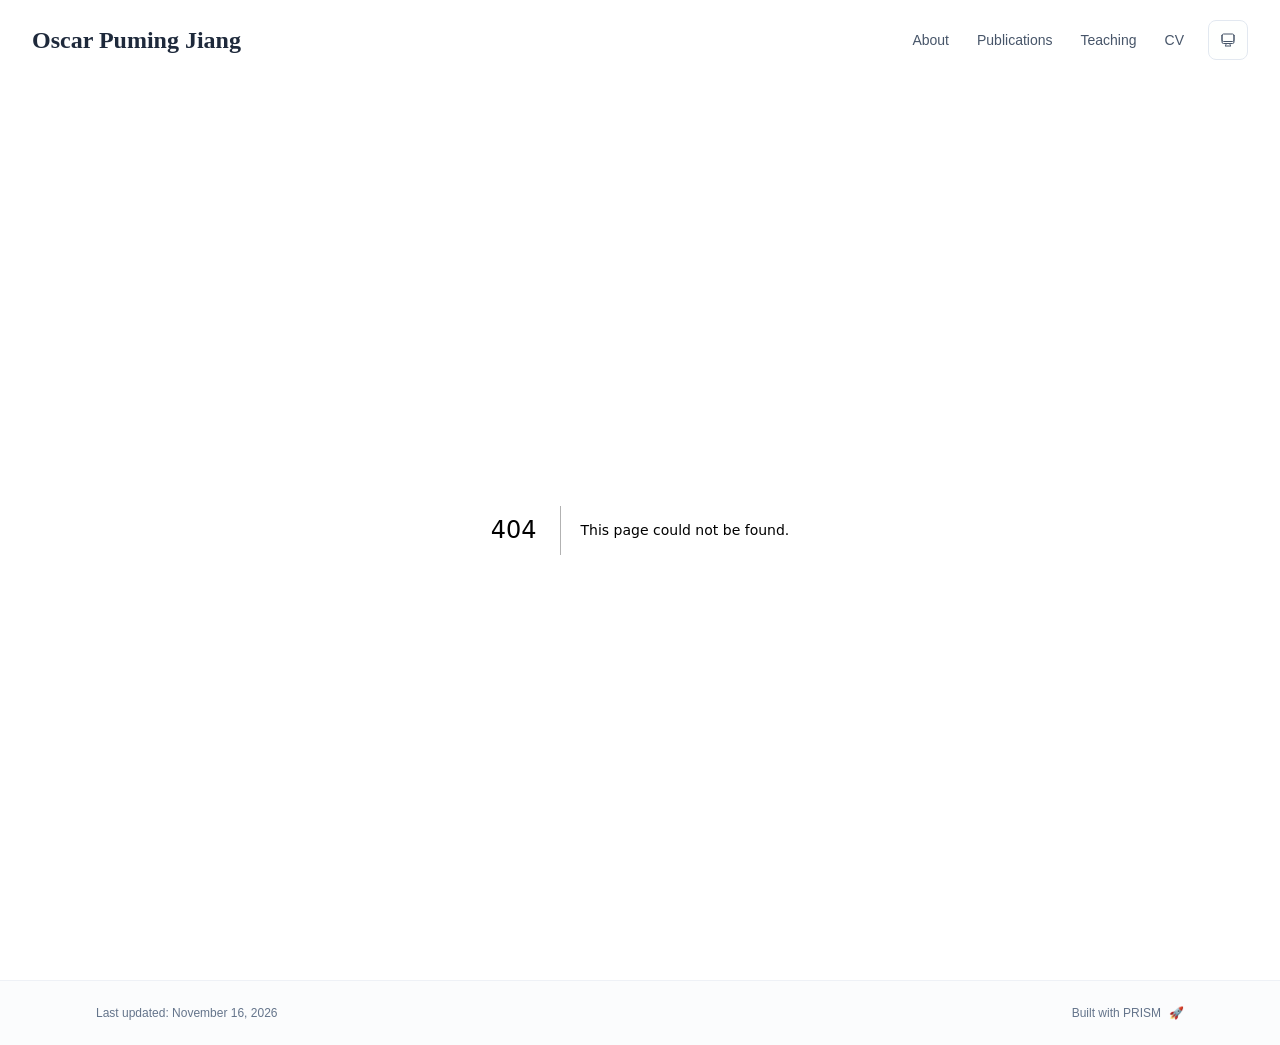
<file: 404/index.html>
<!DOCTYPE html><html lang="en" class="scroll-smooth"><head><meta charSet="utf-8"/><meta name="viewport" content="width=device-width, initial-scale=1"/><link rel="stylesheet" href="/_next/static/css/2f6456352c0d0141.css" data-precedence="next"/><link rel="preload" as="script" fetchPriority="low" href="/_next/static/chunks/webpack-679b75d1c4c2027c.js"/><script src="/_next/static/chunks/4bd1b696-70b6d399998de86a.js" async=""></script><script src="/_next/static/chunks/684-5aaa8290a129f299.js" async=""></script><script src="/_next/static/chunks/main-app-c0c5560a37673fbd.js" async=""></script><script src="/_next/static/chunks/461-a9a5d7b05a71d978.js" async=""></script><script src="/_next/static/chunks/874-6cc630662f3664af.js" async=""></script><script src="/_next/static/chunks/781-565f00b965bb18d8.js" async=""></script><script src="/_next/static/chunks/app/layout-64c6c42224257f2a.js" async=""></script><link rel="preload" href="https://plausible.io/js/pa-Pj_-Cljdo3YsBJ5MLdfdJ.js" as="script"/><meta name="robots" content="noindex"/><title>404: This page could not be found.</title><link rel="icon" href="/favicon.svg" type="image/svg+xml"/><link rel="dns-prefetch" href="https://jialeliu.com"/><link rel="preconnect" href="https://jialeliu.com" crossorigin=""/><link rel="preload" as="font" type="font/woff2" href="https://jialeliu.com/fonts/georgiab.woff2" crossorigin=""/><script>
              try {
                const theme = localStorage.getItem('theme-storage');
                const parsed = theme ? JSON.parse(theme) : null;
                const setting = parsed?.state?.theme || 'system';
                const prefersDark = typeof window !== 'undefined' && window.matchMedia && window.matchMedia('(prefers-color-scheme: dark)').matches;
                const effective = setting === 'dark' ? 'dark' : (setting === 'light' ? 'light' : (prefersDark ? 'dark' : 'light'));
                var root = document.documentElement;
                root.classList.add(effective);
                root.setAttribute('data-theme', effective);
              } catch (e) {
                var root = document.documentElement;
                root.classList.add('light');
                root.setAttribute('data-theme', 'light');
              }
            </script><script>
    try {
      const cfg = {"enabled":false,"locales":["en"],"defaultLocale":"en","mode":"auto","fixedLocale":"en","persist":true,"switcher":true,"labels":{"en":"English"}};
      const storageKey = 'locale-storage';
      const normalize = (value) => typeof value === 'string' ? value.trim().replace('_', '-').toLowerCase() : '';
      const matchLocale = (candidate) => {
        const normalized = normalize(candidate);
        if (!normalized) return null;
        if (cfg.locales.includes(normalized)) return normalized;
        const language = normalized.split('-')[0];
        if (cfg.locales.includes(language)) return language;
        return null;
      };

      let resolved = null;

      if (cfg.persist) {
        resolved = matchLocale(localStorage.getItem(storageKey));
      }

      if (!resolved) {
        if (cfg.mode === 'fixed') {
          resolved = cfg.fixedLocale;
        } else {
          resolved = matchLocale(navigator.language);
        }
      }

      if (!resolved) {
        resolved = cfg.defaultLocale;
      }

      const root = document.documentElement;
      root.lang = resolved;
      root.setAttribute('data-locale', resolved);

      if (cfg.persist) {
        localStorage.setItem(storageKey, resolved);
      }
    } catch (e) {
      const root = document.documentElement;
      root.lang = 'en';
      root.setAttribute('data-locale', 'en');
    }
  </script><title>Oscar Puming Jiang</title><meta name="description" content="PhD student at the National University of Singapore working on the reliable reuse of learned robot skills: expanding and understanding where a learned skill works."/><link rel="author" href="https://0scarj1ang.github.io/"/><meta name="author" content="Oscar Puming Jiang"/><meta name="keywords" content="Oscar Puming Jiang,PhD,Research,National University of Singapore,Robot Learning,Reusable Robot Skills,Imitation Learning,Generative Robot Policies,Inference-Time Guidance,Structural Priors,Skill Composition,Agentic Robot Systems,Embodied AI"/><meta name="creator" content="Oscar Puming Jiang"/><meta name="publisher" content="Oscar Puming Jiang"/><meta name="google-site-verification" content="aLSjp_YCoErw0JgOhe7-SfFHD6SKjpC-JsXU3JaZCbw"/><meta property="og:title" content="Oscar Puming Jiang"/><meta property="og:description" content="PhD student at the National University of Singapore working on the reliable reuse of learned robot skills: expanding and understanding where a learned skill works."/><meta property="og:site_name" content="Oscar Puming Jiang&#x27;s Academic Website"/><meta property="og:locale" content="en_US"/><meta property="og:type" content="website"/><meta name="twitter:card" content="summary"/><meta name="twitter:title" content="Oscar Puming Jiang"/><meta name="twitter:description" content="PhD student at the National University of Singapore working on the reliable reuse of learned robot skills: expanding and understanding where a learned skill works."/><link rel="icon" href="/favicon.svg"/><script>document.querySelectorAll('body link[rel="icon"], body link[rel="apple-touch-icon"]').forEach(el => document.head.appendChild(el))</script><script src="/_next/static/chunks/polyfills-42372ed130431b0a.js" noModule=""></script></head><body class="font-sans antialiased"><div style="visibility:hidden"><nav class="fixed top-0 left-0 right-0 z-50" data-headlessui-state=""><div class="transition-all duration-300 ease-out bg-transparent" style="transform:translateY(-100px)"><div class="max-w-7xl mx-auto px-4 sm:px-6 lg:px-8"><div class="flex justify-between items-center h-16 lg:h-20"><div class="flex-shrink-0" tabindex="0"><a class="text-xl lg:text-2xl font-serif font-semibold text-primary hover:text-accent transition-colors duration-200" href="/">Oscar Puming Jiang</a></div><div class="hidden lg:block"><div class="ml-10 flex items-center space-x-3"><div class="relative flex items-baseline space-x-1"><a data-nav-href="/" class="relative px-3 py-2 text-sm font-medium rounded-lg transition-colors duration-150 text-neutral-600" href="/">About</a><a data-nav-href="/publications" class="relative px-3 py-2 text-sm font-medium rounded-lg transition-colors duration-150 text-neutral-600" href="/publications/">Publications</a><a data-nav-href="/teaching" class="relative px-3 py-2 text-sm font-medium rounded-lg transition-colors duration-150 text-neutral-600" href="/teaching/">Teaching</a><a data-nav-href="/cv" class="relative px-3 py-2 text-sm font-medium rounded-lg transition-colors duration-150 text-neutral-600" href="/cv/">CV</a></div><div class="flex items-center justify-center w-10 h-10 rounded-lg border border-neutral-200 dark:border-[rgba(148,163,184,0.24)] bg-background dark:bg-neutral-800"><div class="w-4 h-4 rounded-full bg-neutral-300 animate-pulse"></div></div></div></div><div class="lg:hidden flex items-center space-x-2"><div class="flex items-center justify-center w-10 h-10 rounded-lg border border-neutral-200 dark:border-[rgba(148,163,184,0.24)] bg-background dark:bg-neutral-800"><div class="w-4 h-4 rounded-full bg-neutral-300 animate-pulse"></div></div><button class="inline-flex items-center justify-center p-2 rounded-md text-neutral-600 hover:text-primary hover:bg-neutral-100 dark:hover:bg-neutral-800 focus:outline-none focus:ring-2 focus:ring-inset focus:ring-accent transition-colors duration-200" id="headlessui-disclosure-button-«Rv5db»" type="button" aria-expanded="false" data-headlessui-state=""><span class="sr-only">Open main menu</span><div><svg xmlns="http://www.w3.org/2000/svg" fill="none" viewBox="0 0 24 24" stroke-width="1.5" stroke="currentColor" aria-hidden="true" data-slot="icon" class="block h-6 w-6"><path stroke-linecap="round" stroke-linejoin="round" d="M3.75 6.75h16.5M3.75 12h16.5m-16.5 5.25h16.5"></path></svg></div></button></div></div></div></div></nav><main class="min-h-screen pt-16 lg:pt-20"><div style="font-family:system-ui,&quot;Segoe UI&quot;,Roboto,Helvetica,Arial,sans-serif,&quot;Apple Color Emoji&quot;,&quot;Segoe UI Emoji&quot;;height:100vh;text-align:center;display:flex;flex-direction:column;align-items:center;justify-content:center"><div><style>body{color:#000;background:#fff;margin:0}.next-error-h1{border-right:1px solid rgba(0,0,0,.3)}@media (prefers-color-scheme:dark){body{color:#fff;background:#000}.next-error-h1{border-right:1px solid rgba(255,255,255,.3)}}</style><h1 class="next-error-h1" style="display:inline-block;margin:0 20px 0 0;padding:0 23px 0 0;font-size:24px;font-weight:500;vertical-align:top;line-height:49px">404</h1><div style="display:inline-block"><h2 style="font-size:14px;font-weight:400;line-height:49px;margin:0">This page could not be found.</h2></div></div></div><!--$--><!--/$--><!--$--><!--/$--></main><footer class="border-t border-neutral-200/50 bg-neutral-50/50 dark:bg-neutral-900/50 dark:border-neutral-700/50"><div class="max-w-6xl mx-auto px-4 sm:px-6 lg:px-8 py-6"><div class="flex flex-col sm:flex-row justify-between items-center gap-2"><p class="text-xs text-neutral-500">Last updated<!-- -->: <!-- -->November 16, 2026</p><p class="text-xs text-neutral-500 flex items-center"><a href="https://github.com/xyjoey/PRISM" target="_blank" rel="noopener noreferrer">Built with PRISM</a><span class="ml-2">🚀</span></p></div></div></footer></div><script src="/_next/static/chunks/webpack-679b75d1c4c2027c.js" async=""></script><script>(self.__next_f=self.__next_f||[]).push([0])</script><script>self.__next_f.push([1,"1:\"$Sreact.fragment\"\n3:I[3719,[\"461\",\"static/chunks/461-a9a5d7b05a71d978.js\",\"874\",\"static/chunks/874-6cc630662f3664af.js\",\"781\",\"static/chunks/781-565f00b965bb18d8.js\",\"177\",\"static/chunks/app/layout-64c6c42224257f2a.js\"],\"ThemeProvider\"]\n4:I[310,[\"461\",\"static/chunks/461-a9a5d7b05a71d978.js\",\"874\",\"static/chunks/874-6cc630662f3664af.js\",\"781\",\"static/chunks/781-565f00b965bb18d8.js\",\"177\",\"static/chunks/app/layout-64c6c42224257f2a.js\"],\"LocaleProvider\"]\n5:I[4574,[\"461\",\"static/chunks/461-a9a5d7b05a71d978.js\",\"874\",\"static/chunks/874-6cc630662f3664af.js\",\"781\",\"static/chunks/781-565f00b965bb18d8.js\",\"177\",\"static/chunks/app/layout-64c6c42224257f2a.js\"],\"default\"]\n6:I[7555,[],\"\"]\n7:I[1295,[],\"\"]\n8:I[2548,[\"461\",\"static/chunks/461-a9a5d7b05a71d978.js\",\"874\",\"static/chunks/874-6cc630662f3664af.js\",\"781\",\"static/chunks/781-565f00b965bb18d8.js\",\"177\",\"static/chunks/app/layout-64c6c42224257f2a.js\"],\"default\"]\n9:I[9243,[\"461\",\"static/chunks/461-a9a5d7b05a71d978.js\",\"874\",\"static/chunks/874-6cc630662f3664af.js\",\"781\",\"static/chunks/781-565f00b965bb18d8.js\",\"177\",\"static/chunks/app/layout-64c6c42224257f2a.js\"],\"\"]\na:I[9665,[],\"MetadataBoundary\"]\nc:I[9665,[],\"OutletBoundary\"]\nf:I[4911,[],\"AsyncMetadataOutlet\"]\n11:I[9665,[],\"ViewportBoundary\"]\n13:I[6614,[],\"\"]\n:HL[\"/_next/static/css/2f6456352c0d0141.css\",\"style\"]\n2:T57e,\n    try {\n      const cfg = {\"enabled\":false,\"locales\":[\"en\"],\"defaultLocale\":\"en\",\"mode\":\"auto\",\"fixedLocale\":\"en\",\"persist\":true,\"switcher\":true,\"labels\":{\"en\":\"English\"}};\n      const storageKey = 'locale-storage';\n      const normalize = (value) =\u003e typeof value === 'string' ? value.trim().replace('_', '-').toLowerCase() : '';\n      const matchLocale = (candidate) =\u003e {\n        const normalized = normalize(candidate);\n        if (!normalized) return null;\n        if (cfg.locales.includes(normalized)) return normalized;\n        const language = normalized.split('-')[0];\n        if (cfg.locales.includes(language)) return language;\n        return null;\n      };\n\n      let resolved = null;\n\n      if (cfg.pers"])</script><script>self.__next_f.push([1,"ist) {\n        resolved = matchLocale(localStorage.getItem(storageKey));\n      }\n\n      if (!resolved) {\n        if (cfg.mode === 'fixed') {\n          resolved = cfg.fixedLocale;\n        } else {\n          resolved = matchLocale(navigator.language);\n        }\n      }\n\n      if (!resolved) {\n        resolved = cfg.defaultLocale;\n      }\n\n      const root = document.documentElement;\n      root.lang = resolved;\n      root.setAttribute('data-locale', resolved);\n\n      if (cfg.persist) {\n        localStorage.setItem(storageKey, resolved);\n      }\n    } catch (e) {\n      const root = document.documentElement;\n      root.lang = 'en';\n      root.setAttribute('data-locale', 'en');\n    }\n  "])</script><script>self.__next_f.push([1,"0:{\"P\":null,\"b\":\"hpJd0blhtLGSqZA-dC1vW\",\"p\":\"\",\"c\":[\"\",\"_not-found\",\"\"],\"i\":false,\"f\":[[[\"\",{\"children\":[\"/_not-found\",{\"children\":[\"__PAGE__\",{}]}]},\"$undefined\",\"$undefined\",true],[\"\",[\"$\",\"$1\",\"c\",{\"children\":[[[\"$\",\"link\",\"0\",{\"rel\":\"stylesheet\",\"href\":\"/_next/static/css/2f6456352c0d0141.css\",\"precedence\":\"next\",\"crossOrigin\":\"$undefined\",\"nonce\":\"$undefined\"}]],[\"$\",\"html\",null,{\"lang\":\"en\",\"className\":\"scroll-smooth\",\"suppressHydrationWarning\":true,\"children\":[[\"$\",\"head\",null,{\"children\":[[\"$\",\"link\",null,{\"rel\":\"icon\",\"href\":\"/favicon.svg\",\"type\":\"image/svg+xml\"}],[\"$\",\"link\",null,{\"rel\":\"dns-prefetch\",\"href\":\"https://jialeliu.com\"}],[\"$\",\"link\",null,{\"rel\":\"preconnect\",\"href\":\"https://jialeliu.com\",\"crossOrigin\":\"\"}],[\"$\",\"link\",null,{\"rel\":\"preload\",\"as\":\"font\",\"type\":\"font/woff2\",\"href\":\"https://jialeliu.com/fonts/georgiab.woff2\",\"crossOrigin\":\"\"}],[\"$\",\"script\",null,{\"dangerouslySetInnerHTML\":{\"__html\":\"\\n              try {\\n                const theme = localStorage.getItem('theme-storage');\\n                const parsed = theme ? JSON.parse(theme) : null;\\n                const setting = parsed?.state?.theme || 'system';\\n                const prefersDark = typeof window !== 'undefined' \u0026\u0026 window.matchMedia \u0026\u0026 window.matchMedia('(prefers-color-scheme: dark)').matches;\\n                const effective = setting === 'dark' ? 'dark' : (setting === 'light' ? 'light' : (prefersDark ? 'dark' : 'light'));\\n                var root = document.documentElement;\\n                root.classList.add(effective);\\n                root.setAttribute('data-theme', effective);\\n              } catch (e) {\\n                var root = document.documentElement;\\n                root.classList.add('light');\\n                root.setAttribute('data-theme', 'light');\\n              }\\n            \"}}],[\"$\",\"script\",null,{\"dangerouslySetInnerHTML\":{\"__html\":\"$2\"}}]]}],[\"$\",\"body\",null,{\"className\":\"font-sans antialiased\",\"children\":[[\"$\",\"$L3\",null,{\"children\":[\"$\",\"$L4\",null,{\"config\":{\"enabled\":false,\"locales\":[\"en\"],\"defaultLocale\":\"en\",\"mode\":\"auto\",\"fixedLocale\":\"en\",\"persist\":true,\"switcher\":true,\"labels\":{\"en\":\"English\"}},\"children\":[[\"$\",\"$L5\",null,{\"items\":[{\"title\":\"About\",\"type\":\"page\",\"target\":\"about\",\"href\":\"/\"},{\"title\":\"Publications\",\"type\":\"page\",\"target\":\"publications\",\"href\":\"/publications\"},{\"title\":\"Teaching\",\"type\":\"page\",\"target\":\"teaching\",\"href\":\"/teaching\"},{\"title\":\"CV\",\"type\":\"page\",\"target\":\"cv\",\"href\":\"/cv\"}],\"siteTitle\":\"Oscar Puming Jiang\",\"enableOnePageMode\":false,\"i18n\":\"$0:f:0:1:1:props:children:1:props:children:1:props:children:0:props:children:props:config\",\"itemsByLocale\":{\"en\":[{\"title\":\"About\",\"type\":\"page\",\"target\":\"about\",\"href\":\"/\"},{\"title\":\"Publications\",\"type\":\"page\",\"target\":\"publications\",\"href\":\"/publications\"},{\"title\":\"Teaching\",\"type\":\"page\",\"target\":\"teaching\",\"href\":\"/teaching\"},{\"title\":\"CV\",\"type\":\"page\",\"target\":\"cv\",\"href\":\"/cv\"}]},\"siteTitleByLocale\":{\"en\":\"Oscar Puming Jiang\"}}],[\"$\",\"main\",null,{\"className\":\"min-h-screen pt-16 lg:pt-20\",\"children\":[\"$\",\"$L6\",null,{\"parallelRouterKey\":\"children\",\"error\":\"$undefined\",\"errorStyles\":\"$undefined\",\"errorScripts\":\"$undefined\",\"template\":[\"$\",\"$L7\",null,{}],\"templateStyles\":\"$undefined\",\"templateScripts\":\"$undefined\",\"notFound\":[[[\"$\",\"title\",null,{\"children\":\"404: This page could not be found.\"}],[\"$\",\"div\",null,{\"style\":{\"fontFamily\":\"system-ui,\\\"Segoe UI\\\",Roboto,Helvetica,Arial,sans-serif,\\\"Apple Color Emoji\\\",\\\"Segoe UI Emoji\\\"\",\"height\":\"100vh\",\"textAlign\":\"center\",\"display\":\"flex\",\"flexDirection\":\"column\",\"alignItems\":\"center\",\"justifyContent\":\"center\"},\"children\":[\"$\",\"div\",null,{\"children\":[[\"$\",\"style\",null,{\"dangerouslySetInnerHTML\":{\"__html\":\"body{color:#000;background:#fff;margin:0}.next-error-h1{border-right:1px solid rgba(0,0,0,.3)}@media (prefers-color-scheme:dark){body{color:#fff;background:#000}.next-error-h1{border-right:1px solid rgba(255,255,255,.3)}}\"}}],[\"$\",\"h1\",null,{\"className\":\"next-error-h1\",\"style\":{\"display\":\"inline-block\",\"margin\":\"0 20px 0 0\",\"padding\":\"0 23px 0 0\",\"fontSize\":24,\"fontWeight\":500,\"verticalAlign\":\"top\",\"lineHeight\":\"49px\"},\"children\":404}],[\"$\",\"div\",null,{\"style\":{\"display\":\"inline-block\"},\"children\":[\"$\",\"h2\",null,{\"style\":{\"fontSize\":14,\"fontWeight\":400,\"lineHeight\":\"49px\",\"margin\":0},\"children\":\"This page could not be found.\"}]}]]}]}]],[]],\"forbidden\":\"$undefined\",\"unauthorized\":\"$undefined\"}]}],[\"$\",\"$L8\",null,{\"lastUpdated\":\"$undefined\",\"lastUpdatedByLocale\":{\"en\":\"November 16, 2026\"},\"defaultLocale\":\"en\"}]]}]}],[\"$\",\"$L9\",null,{\"src\":\"https://plausible.io/js/pa-Pj_-Cljdo3YsBJ5MLdfdJ.js\",\"strategy\":\"afterInteractive\"}],[\"$\",\"$L9\",null,{\"id\":\"plausible-init\",\"strategy\":\"afterInteractive\",\"dangerouslySetInnerHTML\":{\"__html\":\"\\n          window.plausible = window.plausible || function() {\\n          (window.plausible.q = window.plausible.q || []).push(arguments)\\n          };\\n          window.plausible.init = window.plausible.init || function(i) {\\n            window.plausible.o = i || {};\\n          };\\n          window.plausible.init();\\n        \"}}]]}]]}]]}],{\"children\":[\"/_not-found\",[\"$\",\"$1\",\"c\",{\"children\":[null,[\"$\",\"$L6\",null,{\"parallelRouterKey\":\"children\",\"error\":\"$undefined\",\"errorStyles\":\"$undefined\",\"errorScripts\":\"$undefined\",\"template\":[\"$\",\"$L7\",null,{}],\"templateStyles\":\"$undefined\",\"templateScripts\":\"$undefined\",\"notFound\":\"$undefined\",\"forbidden\":\"$undefined\",\"unauthorized\":\"$undefined\"}]]}],{\"children\":[\"__PAGE__\",[\"$\",\"$1\",\"c\",{\"children\":[[[\"$\",\"title\",null,{\"children\":\"404: This page could not be found.\"}],[\"$\",\"div\",null,{\"style\":\"$0:f:0:1:1:props:children:1:props:children:1:props:children:0:props:children:props:children:1:props:children:props:notFound:0:1:props:style\",\"children\":[\"$\",\"div\",null,{\"children\":[[\"$\",\"style\",null,{\"dangerouslySetInnerHTML\":{\"__html\":\"body{color:#000;background:#fff;margin:0}.next-error-h1{border-right:1px solid rgba(0,0,0,.3)}@media (prefers-color-scheme:dark){body{color:#fff;background:#000}.next-error-h1{border-right:1px solid rgba(255,255,255,.3)}}\"}}],[\"$\",\"h1\",null,{\"className\":\"next-error-h1\",\"style\":\"$0:f:0:1:1:props:children:1:props:children:1:props:children:0:props:children:props:children:1:props:children:props:notFound:0:1:props:children:props:children:1:props:style\",\"children\":404}],[\"$\",\"div\",null,{\"style\":\"$0:f:0:1:1:props:children:1:props:children:1:props:children:0:props:children:props:children:1:props:children:props:notFound:0:1:props:children:props:children:2:props:style\",\"children\":[\"$\",\"h2\",null,{\"style\":\"$0:f:0:1:1:props:children:1:props:children:1:props:children:0:props:children:props:children:1:props:children:props:notFound:0:1:props:children:props:children:2:props:children:props:style\",\"children\":\"This page could not be found.\"}]}]]}]}]],[\"$\",\"$La\",null,{\"children\":\"$Lb\"}],null,[\"$\",\"$Lc\",null,{\"children\":[\"$Ld\",\"$Le\",[\"$\",\"$Lf\",null,{\"promise\":\"$@10\"}]]}]]}],{},null,false]},null,false]},null,false],[\"$\",\"$1\",\"h\",{\"children\":[[\"$\",\"meta\",null,{\"name\":\"robots\",\"content\":\"noindex\"}],[\"$\",\"$1\",\"jB5HhMBpWHpdQVe0vW6QG\",{\"children\":[[\"$\",\"$L11\",null,{\"children\":\"$L12\"}],null]}],null]}],false]],\"m\":\"$undefined\",\"G\":[\"$13\",\"$undefined\"],\"s\":false,\"S\":true}\n"])</script><script>self.__next_f.push([1,"14:\"$Sreact.suspense\"\n15:I[4911,[],\"AsyncMetadata\"]\nb:[\"$\",\"$14\",null,{\"fallback\":null,\"children\":[\"$\",\"$L15\",null,{\"promise\":\"$@16\"}]}]\n"])</script><script>self.__next_f.push([1,"e:null\n"])</script><script>self.__next_f.push([1,"12:[[\"$\",\"meta\",\"0\",{\"charSet\":\"utf-8\"}],[\"$\",\"meta\",\"1\",{\"name\":\"viewport\",\"content\":\"width=device-width, initial-scale=1\"}]]\nd:null\n"])</script><script>self.__next_f.push([1,"16:{\"metadata\":[[\"$\",\"title\",\"0\",{\"children\":\"Oscar Puming Jiang\"}],[\"$\",\"meta\",\"1\",{\"name\":\"description\",\"content\":\"PhD student at the National University of Singapore working on the reliable reuse of learned robot skills: expanding and understanding where a learned skill works.\"}],[\"$\",\"link\",\"2\",{\"rel\":\"author\",\"href\":\"https://0scarj1ang.github.io/\"}],[\"$\",\"meta\",\"3\",{\"name\":\"author\",\"content\":\"Oscar Puming Jiang\"}],[\"$\",\"meta\",\"4\",{\"name\":\"keywords\",\"content\":\"Oscar Puming Jiang,PhD,Research,National University of Singapore,Robot Learning,Reusable Robot Skills,Imitation Learning,Generative Robot Policies,Inference-Time Guidance,Structural Priors,Skill Composition,Agentic Robot Systems,Embodied AI\"}],[\"$\",\"meta\",\"5\",{\"name\":\"creator\",\"content\":\"Oscar Puming Jiang\"}],[\"$\",\"meta\",\"6\",{\"name\":\"publisher\",\"content\":\"Oscar Puming Jiang\"}],[\"$\",\"meta\",\"7\",{\"name\":\"google-site-verification\",\"content\":\"aLSjp_YCoErw0JgOhe7-SfFHD6SKjpC-JsXU3JaZCbw\"}],[\"$\",\"meta\",\"8\",{\"property\":\"og:title\",\"content\":\"Oscar Puming Jiang\"}],[\"$\",\"meta\",\"9\",{\"property\":\"og:description\",\"content\":\"PhD student at the National University of Singapore working on the reliable reuse of learned robot skills: expanding and understanding where a learned skill works.\"}],[\"$\",\"meta\",\"10\",{\"property\":\"og:site_name\",\"content\":\"Oscar Puming Jiang's Academic Website\"}],[\"$\",\"meta\",\"11\",{\"property\":\"og:locale\",\"content\":\"en_US\"}],[\"$\",\"meta\",\"12\",{\"property\":\"og:type\",\"content\":\"website\"}],[\"$\",\"meta\",\"13\",{\"name\":\"twitter:card\",\"content\":\"summary\"}],[\"$\",\"meta\",\"14\",{\"name\":\"twitter:title\",\"content\":\"Oscar Puming Jiang\"}],[\"$\",\"meta\",\"15\",{\"name\":\"twitter:description\",\"content\":\"PhD student at the National University of Singapore working on the reliable reuse of learned robot skills: expanding and understanding where a learned skill works.\"}],[\"$\",\"link\",\"16\",{\"rel\":\"icon\",\"href\":\"/favicon.svg\"}]],\"error\":null,\"digest\":\"$undefined\"}\n10:{\"metadata\":\"$16:metadata\",\"error\":null,\"digest\":\"$undefined\"}\n"])</script></body></html>
</file>
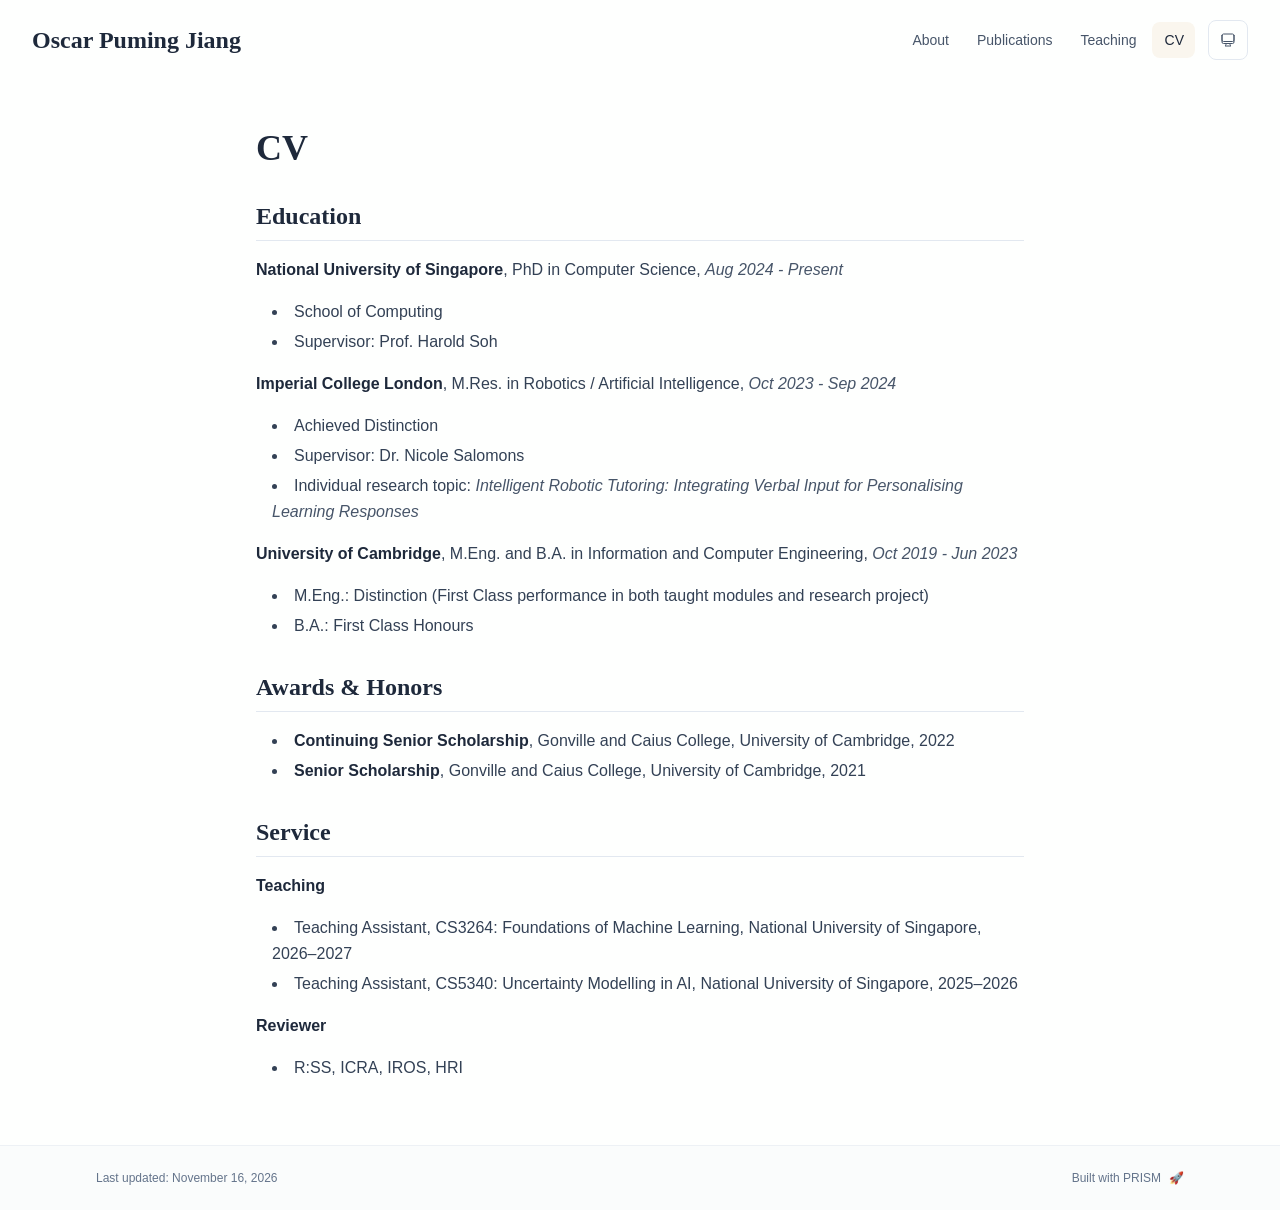
<file: cv/index.html>
<!DOCTYPE html><html lang="en" class="scroll-smooth"><head><meta charSet="utf-8"/><meta name="viewport" content="width=device-width, initial-scale=1"/><link rel="stylesheet" href="/_next/static/css/2f6456352c0d0141.css" data-precedence="next"/><link rel="preload" as="script" fetchPriority="low" href="/_next/static/chunks/webpack-679b75d1c4c2027c.js"/><script src="/_next/static/chunks/4bd1b696-70b6d399998de86a.js" async=""></script><script src="/_next/static/chunks/684-5aaa8290a129f299.js" async=""></script><script src="/_next/static/chunks/main-app-c0c5560a37673fbd.js" async=""></script><script src="/_next/static/chunks/461-a9a5d7b05a71d978.js" async=""></script><script src="/_next/static/chunks/874-6cc630662f3664af.js" async=""></script><script src="/_next/static/chunks/781-565f00b965bb18d8.js" async=""></script><script src="/_next/static/chunks/app/layout-64c6c42224257f2a.js" async=""></script><script src="/_next/static/chunks/964-5bc7459f5685a571.js" async=""></script><script src="/_next/static/chunks/995-b3f3a42eb74e34c4.js" async=""></script><script src="/_next/static/chunks/app/%5Bslug%5D/page-b29c8602fad82af1.js" async=""></script><link rel="preload" href="https://plausible.io/js/pa-Pj_-Cljdo3YsBJ5MLdfdJ.js" as="script"/><link rel="icon" href="/favicon.svg" type="image/svg+xml"/><link rel="dns-prefetch" href="https://jialeliu.com"/><link rel="preconnect" href="https://jialeliu.com" crossorigin=""/><link rel="preload" as="font" type="font/woff2" href="https://jialeliu.com/fonts/georgiab.woff2" crossorigin=""/><script>
              try {
                const theme = localStorage.getItem('theme-storage');
                const parsed = theme ? JSON.parse(theme) : null;
                const setting = parsed?.state?.theme || 'system';
                const prefersDark = typeof window !== 'undefined' && window.matchMedia && window.matchMedia('(prefers-color-scheme: dark)').matches;
                const effective = setting === 'dark' ? 'dark' : (setting === 'light' ? 'light' : (prefersDark ? 'dark' : 'light'));
                var root = document.documentElement;
                root.classList.add(effective);
                root.setAttribute('data-theme', effective);
              } catch (e) {
                var root = document.documentElement;
                root.classList.add('light');
                root.setAttribute('data-theme', 'light');
              }
            </script><script>
    try {
      const cfg = {"enabled":false,"locales":["en"],"defaultLocale":"en","mode":"auto","fixedLocale":"en","persist":true,"switcher":true,"labels":{"en":"English"}};
      const storageKey = 'locale-storage';
      const normalize = (value) => typeof value === 'string' ? value.trim().replace('_', '-').toLowerCase() : '';
      const matchLocale = (candidate) => {
        const normalized = normalize(candidate);
        if (!normalized) return null;
        if (cfg.locales.includes(normalized)) return normalized;
        const language = normalized.split('-')[0];
        if (cfg.locales.includes(language)) return language;
        return null;
      };

      let resolved = null;

      if (cfg.persist) {
        resolved = matchLocale(localStorage.getItem(storageKey));
      }

      if (!resolved) {
        if (cfg.mode === 'fixed') {
          resolved = cfg.fixedLocale;
        } else {
          resolved = matchLocale(navigator.language);
        }
      }

      if (!resolved) {
        resolved = cfg.defaultLocale;
      }

      const root = document.documentElement;
      root.lang = resolved;
      root.setAttribute('data-locale', resolved);

      if (cfg.persist) {
        localStorage.setItem(storageKey, resolved);
      }
    } catch (e) {
      const root = document.documentElement;
      root.lang = 'en';
      root.setAttribute('data-locale', 'en');
    }
  </script><title>CV | Oscar Puming Jiang</title><link rel="author" href="https://0scarj1ang.github.io/"/><meta name="author" content="Oscar Puming Jiang"/><meta name="keywords" content="Oscar Puming Jiang,PhD,Research,National University of Singapore,Robot Learning,Reusable Robot Skills,Imitation Learning,Generative Robot Policies,Inference-Time Guidance,Structural Priors,Skill Composition,Agentic Robot Systems,Embodied AI"/><meta name="creator" content="Oscar Puming Jiang"/><meta name="publisher" content="Oscar Puming Jiang"/><link rel="canonical" href="https://0scarj1ang.github.io/cv/"/><meta name="google-site-verification" content="aLSjp_YCoErw0JgOhe7-SfFHD6SKjpC-JsXU3JaZCbw"/><meta property="og:title" content="Oscar Puming Jiang"/><meta property="og:description" content="PhD student at the National University of Singapore working on the reliable reuse of learned robot skills: expanding and understanding where a learned skill works."/><meta property="og:site_name" content="Oscar Puming Jiang&#x27;s Academic Website"/><meta property="og:locale" content="en_US"/><meta property="og:type" content="website"/><meta name="twitter:card" content="summary"/><meta name="twitter:title" content="Oscar Puming Jiang"/><meta name="twitter:description" content="PhD student at the National University of Singapore working on the reliable reuse of learned robot skills: expanding and understanding where a learned skill works."/><link rel="icon" href="/favicon.svg"/><script>document.querySelectorAll('body link[rel="icon"], body link[rel="apple-touch-icon"]').forEach(el => document.head.appendChild(el))</script><script src="/_next/static/chunks/polyfills-42372ed130431b0a.js" noModule=""></script></head><body class="font-sans antialiased"><div style="visibility:hidden"><nav class="fixed top-0 left-0 right-0 z-50" data-headlessui-state=""><div class="transition-all duration-300 ease-out bg-transparent" style="transform:translateY(-100px)"><div class="max-w-7xl mx-auto px-4 sm:px-6 lg:px-8"><div class="flex justify-between items-center h-16 lg:h-20"><div class="flex-shrink-0" tabindex="0"><a class="text-xl lg:text-2xl font-serif font-semibold text-primary hover:text-accent transition-colors duration-200" href="/">Oscar Puming Jiang</a></div><div class="hidden lg:block"><div class="ml-10 flex items-center space-x-3"><div class="relative flex items-baseline space-x-1"><a data-nav-href="/" class="relative px-3 py-2 text-sm font-medium rounded-lg transition-colors duration-150 text-neutral-600" href="/">About</a><a data-nav-href="/publications" class="relative px-3 py-2 text-sm font-medium rounded-lg transition-colors duration-150 text-neutral-600" href="/publications/">Publications</a><a data-nav-href="/teaching" class="relative px-3 py-2 text-sm font-medium rounded-lg transition-colors duration-150 text-neutral-600" href="/teaching/">Teaching</a><a data-nav-href="/cv" class="relative px-3 py-2 text-sm font-medium rounded-lg transition-colors duration-150 text-primary" href="/cv/">CV</a></div><div class="flex items-center justify-center w-10 h-10 rounded-lg border border-neutral-200 dark:border-[rgba(148,163,184,0.24)] bg-background dark:bg-neutral-800"><div class="w-4 h-4 rounded-full bg-neutral-300 animate-pulse"></div></div></div></div><div class="lg:hidden flex items-center space-x-2"><div class="flex items-center justify-center w-10 h-10 rounded-lg border border-neutral-200 dark:border-[rgba(148,163,184,0.24)] bg-background dark:bg-neutral-800"><div class="w-4 h-4 rounded-full bg-neutral-300 animate-pulse"></div></div><button class="inline-flex items-center justify-center p-2 rounded-md text-neutral-600 hover:text-primary hover:bg-neutral-100 dark:hover:bg-neutral-800 focus:outline-none focus:ring-2 focus:ring-inset focus:ring-accent transition-colors duration-200" id="headlessui-disclosure-button-«Rv5db»" type="button" aria-expanded="false" data-headlessui-state=""><span class="sr-only">Open main menu</span><div><svg xmlns="http://www.w3.org/2000/svg" fill="none" viewBox="0 0 24 24" stroke-width="1.5" stroke="currentColor" aria-hidden="true" data-slot="icon" class="block h-6 w-6"><path stroke-linecap="round" stroke-linejoin="round" d="M3.75 6.75h16.5M3.75 12h16.5m-16.5 5.25h16.5"></path></svg></div></button></div></div></div></div></nav><main class="min-h-screen pt-16 lg:pt-20"><script type="application/ld+json">{"@context":"https://schema.org","@graph":[{"@type":"WebSite","@id":"https://0scarj1ang.github.io/#website","url":"https://0scarj1ang.github.io/","name":"Oscar Puming Jiang","author":{"@id":"https://0scarj1ang.github.io/#person"}},{"@type":"Person","@id":"https://0scarj1ang.github.io/#person","name":"Oscar Puming Jiang","alternateName":["Puming Jiang","Oscar Jiang"],"url":"https://0scarj1ang.github.io/","image":"https://0scarj1ang.github.io/oscar_jiang_portrait.jpg","jobTitle":"PhD student","description":"PhD student at the National University of Singapore working on the reliable reuse of learned robot skills: expanding and understanding where a learned skill works.","affiliation":{"@type":"CollegeOrUniversity","name":"National University of Singapore"},"alumniOf":[{"@type":"CollegeOrUniversity","name":"University of Cambridge"},{"@type":"CollegeOrUniversity","name":"Imperial College London"}],"knowsAbout":["Robot Learning","Reusable Robot Skills","Imitation Learning","Generative Robot Policies","Inference-Time Guidance","Structural Priors","Skill Composition","Agentic Robot Systems","Embodied AI"],"sameAs":["https://github.com/0scarJ1ang","https://www.linkedin.com/in/puming-jiang-a2b312420/"]},{"@type":"WebPage","@id":"https://0scarj1ang.github.io/cv/#webpage","url":"https://0scarj1ang.github.io/cv/","name":"CV | Oscar Puming Jiang","isPartOf":{"@id":"https://0scarj1ang.github.io/#website"},"about":{"@id":"https://0scarj1ang.github.io/#person"}}]}</script><div class="max-w-4xl mx-auto px-4 sm:px-6 lg:px-8 py-12"><div class="max-w-3xl mx-auto" style="opacity:0;transform:translateY(20px)"><h1 class="text-4xl font-serif font-bold text-primary mb-4">CV</h1><div class="text-neutral-700 dark:text-neutral-600 leading-relaxed"><h2 class="text-2xl font-serif font-bold text-primary mt-8 mb-4 border-b border-neutral-200 dark:border-neutral-800 pb-2">Education</h2>
<p class="mb-4 last:mb-0"><strong class="font-semibold text-primary">National University of Singapore</strong>, PhD in Computer Science, <em class="italic text-neutral-600 dark:text-neutral-500">Aug 2024 - Present</em></p>
<ul class="list-disc list-inside mb-4 space-y-1 ml-4">
<li class="mb-1">School of Computing</li>
<li class="mb-1">Supervisor: Prof. Harold Soh</li>
</ul>
<p class="mb-4 last:mb-0"><strong class="font-semibold text-primary">Imperial College London</strong>, M.Res. in Robotics / Artificial Intelligence, <em class="italic text-neutral-600 dark:text-neutral-500">Oct 2023 - Sep 2024</em></p>
<ul class="list-disc list-inside mb-4 space-y-1 ml-4">
<li class="mb-1">Achieved Distinction</li>
<li class="mb-1">Supervisor: Dr. Nicole Salomons</li>
<li class="mb-1">Individual research topic: <em class="italic text-neutral-600 dark:text-neutral-500">Intelligent Robotic Tutoring: Integrating Verbal Input for Personalising Learning Responses</em></li>
</ul>
<p class="mb-4 last:mb-0"><strong class="font-semibold text-primary">University of Cambridge</strong>, M.Eng. and B.A. in Information and Computer Engineering, <em class="italic text-neutral-600 dark:text-neutral-500">Oct 2019 - Jun 2023</em></p>
<ul class="list-disc list-inside mb-4 space-y-1 ml-4">
<li class="mb-1">M.Eng.: Distinction (First Class performance in both taught modules and research project)</li>
<li class="mb-1">B.A.: First Class Honours</li>
</ul>
<h2 class="text-2xl font-serif font-bold text-primary mt-8 mb-4 border-b border-neutral-200 dark:border-neutral-800 pb-2">Awards &amp; Honors</h2>
<ul class="list-disc list-inside mb-4 space-y-1 ml-4">
<li class="mb-1"><strong class="font-semibold text-primary">Continuing Senior Scholarship</strong>, Gonville and Caius College, University of Cambridge, 2022</li>
<li class="mb-1"><strong class="font-semibold text-primary">Senior Scholarship</strong>, Gonville and Caius College, University of Cambridge, 2021</li>
</ul>
<h2 class="text-2xl font-serif font-bold text-primary mt-8 mb-4 border-b border-neutral-200 dark:border-neutral-800 pb-2">Service</h2>
<p class="mb-4 last:mb-0"><strong class="font-semibold text-primary">Teaching</strong></p>
<ul class="list-disc list-inside mb-4 space-y-1 ml-4">
<li class="mb-1">Teaching Assistant, CS3264: Foundations of Machine Learning, National University of Singapore, 2026–2027</li>
<li class="mb-1">Teaching Assistant, CS5340: Uncertainty Modelling in AI, National University of Singapore, 2025–2026</li>
</ul>
<p class="mb-4 last:mb-0"><strong class="font-semibold text-primary">Reviewer</strong></p>
<ul class="list-disc list-inside mb-4 space-y-1 ml-4">
<li class="mb-1">R:SS, ICRA, IROS, HRI</li>
</ul></div></div></div><!--$--><!--/$--><!--$--><!--/$--></main><footer class="border-t border-neutral-200/50 bg-neutral-50/50 dark:bg-neutral-900/50 dark:border-neutral-700/50"><div class="max-w-6xl mx-auto px-4 sm:px-6 lg:px-8 py-6"><div class="flex flex-col sm:flex-row justify-between items-center gap-2"><p class="text-xs text-neutral-500">Last updated<!-- -->: <!-- -->November 16, 2026</p><p class="text-xs text-neutral-500 flex items-center"><a href="https://github.com/xyjoey/PRISM" target="_blank" rel="noopener noreferrer">Built with PRISM</a><span class="ml-2">🚀</span></p></div></div></footer></div><script src="/_next/static/chunks/webpack-679b75d1c4c2027c.js" async=""></script><script>(self.__next_f=self.__next_f||[]).push([0])</script><script>self.__next_f.push([1,"1:\"$Sreact.fragment\"\n3:I[3719,[\"461\",\"static/chunks/461-a9a5d7b05a71d978.js\",\"874\",\"static/chunks/874-6cc630662f3664af.js\",\"781\",\"static/chunks/781-565f00b965bb18d8.js\",\"177\",\"static/chunks/app/layout-64c6c42224257f2a.js\"],\"ThemeProvider\"]\n4:I[310,[\"461\",\"static/chunks/461-a9a5d7b05a71d978.js\",\"874\",\"static/chunks/874-6cc630662f3664af.js\",\"781\",\"static/chunks/781-565f00b965bb18d8.js\",\"177\",\"static/chunks/app/layout-64c6c42224257f2a.js\"],\"LocaleProvider\"]\n5:I[4574,[\"461\",\"static/chunks/461-a9a5d7b05a71d978.js\",\"874\",\"static/chunks/874-6cc630662f3664af.js\",\"781\",\"static/chunks/781-565f00b965bb18d8.js\",\"177\",\"static/chunks/app/layout-64c6c42224257f2a.js\"],\"default\"]\n6:I[7555,[],\"\"]\n7:I[1295,[],\"\"]\n8:I[2548,[\"461\",\"static/chunks/461-a9a5d7b05a71d978.js\",\"874\",\"static/chunks/874-6cc630662f3664af.js\",\"781\",\"static/chunks/781-565f00b965bb18d8.js\",\"177\",\"static/chunks/app/layout-64c6c42224257f2a.js\"],\"default\"]\n9:I[9243,[\"461\",\"static/chunks/461-a9a5d7b05a71d978.js\",\"874\",\"static/chunks/874-6cc630662f3664af.js\",\"781\",\"static/chunks/781-565f00b965bb18d8.js\",\"177\",\"static/chunks/app/layout-64c6c42224257f2a.js\"],\"\"]\nb:I[9665,[],\"MetadataBoundary\"]\nd:I[9665,[],\"OutletBoundary\"]\n10:I[4911,[],\"AsyncMetadataOutlet\"]\n12:I[9665,[],\"ViewportBoundary\"]\n14:I[6614,[],\"\"]\n:HL[\"/_next/static/css/2f6456352c0d0141.css\",\"style\"]\n2:T57e,\n    try {\n      const cfg = {\"enabled\":false,\"locales\":[\"en\"],\"defaultLocale\":\"en\",\"mode\":\"auto\",\"fixedLocale\":\"en\",\"persist\":true,\"switcher\":true,\"labels\":{\"en\":\"English\"}};\n      const storageKey = 'locale-storage';\n      const normalize = (value) =\u003e typeof value === 'string' ? value.trim().replace('_', '-').toLowerCase() : '';\n      const matchLocale = (candidate) =\u003e {\n        const normalized = normalize(candidate);\n        if (!normalized) return null;\n        if (cfg.locales.includes(normalized)) return normalized;\n        const language = normalized.split('-')[0];\n        if (cfg.locales.includes(language)) return language;\n        return null;\n      };\n\n      let resolved = null;\n\n      if (cfg.per"])</script><script>self.__next_f.push([1,"sist) {\n        resolved = matchLocale(localStorage.getItem(storageKey));\n      }\n\n      if (!resolved) {\n        if (cfg.mode === 'fixed') {\n          resolved = cfg.fixedLocale;\n        } else {\n          resolved = matchLocale(navigator.language);\n        }\n      }\n\n      if (!resolved) {\n        resolved = cfg.defaultLocale;\n      }\n\n      const root = document.documentElement;\n      root.lang = resolved;\n      root.setAttribute('data-locale', resolved);\n\n      if (cfg.persist) {\n        localStorage.setItem(storageKey, resolved);\n      }\n    } catch (e) {\n      const root = document.documentElement;\n      root.lang = 'en';\n      root.setAttribute('data-locale', 'en');\n    }\n  "])</script><script>self.__next_f.push([1,"0:{\"P\":null,\"b\":\"hpJd0blhtLGSqZA-dC1vW\",\"p\":\"\",\"c\":[\"\",\"cv\",\"\"],\"i\":false,\"f\":[[[\"\",{\"children\":[[\"slug\",\"cv\",\"d\"],{\"children\":[\"__PAGE__\",{}]}]},\"$undefined\",\"$undefined\",true],[\"\",[\"$\",\"$1\",\"c\",{\"children\":[[[\"$\",\"link\",\"0\",{\"rel\":\"stylesheet\",\"href\":\"/_next/static/css/2f6456352c0d0141.css\",\"precedence\":\"next\",\"crossOrigin\":\"$undefined\",\"nonce\":\"$undefined\"}]],[\"$\",\"html\",null,{\"lang\":\"en\",\"className\":\"scroll-smooth\",\"suppressHydrationWarning\":true,\"children\":[[\"$\",\"head\",null,{\"children\":[[\"$\",\"link\",null,{\"rel\":\"icon\",\"href\":\"/favicon.svg\",\"type\":\"image/svg+xml\"}],[\"$\",\"link\",null,{\"rel\":\"dns-prefetch\",\"href\":\"https://jialeliu.com\"}],[\"$\",\"link\",null,{\"rel\":\"preconnect\",\"href\":\"https://jialeliu.com\",\"crossOrigin\":\"\"}],[\"$\",\"link\",null,{\"rel\":\"preload\",\"as\":\"font\",\"type\":\"font/woff2\",\"href\":\"https://jialeliu.com/fonts/georgiab.woff2\",\"crossOrigin\":\"\"}],[\"$\",\"script\",null,{\"dangerouslySetInnerHTML\":{\"__html\":\"\\n              try {\\n                const theme = localStorage.getItem('theme-storage');\\n                const parsed = theme ? JSON.parse(theme) : null;\\n                const setting = parsed?.state?.theme || 'system';\\n                const prefersDark = typeof window !== 'undefined' \u0026\u0026 window.matchMedia \u0026\u0026 window.matchMedia('(prefers-color-scheme: dark)').matches;\\n                const effective = setting === 'dark' ? 'dark' : (setting === 'light' ? 'light' : (prefersDark ? 'dark' : 'light'));\\n                var root = document.documentElement;\\n                root.classList.add(effective);\\n                root.setAttribute('data-theme', effective);\\n              } catch (e) {\\n                var root = document.documentElement;\\n                root.classList.add('light');\\n                root.setAttribute('data-theme', 'light');\\n              }\\n            \"}}],[\"$\",\"script\",null,{\"dangerouslySetInnerHTML\":{\"__html\":\"$2\"}}]]}],[\"$\",\"body\",null,{\"className\":\"font-sans antialiased\",\"children\":[[\"$\",\"$L3\",null,{\"children\":[\"$\",\"$L4\",null,{\"config\":{\"enabled\":false,\"locales\":[\"en\"],\"defaultLocale\":\"en\",\"mode\":\"auto\",\"fixedLocale\":\"en\",\"persist\":true,\"switcher\":true,\"labels\":{\"en\":\"English\"}},\"children\":[[\"$\",\"$L5\",null,{\"items\":[{\"title\":\"About\",\"type\":\"page\",\"target\":\"about\",\"href\":\"/\"},{\"title\":\"Publications\",\"type\":\"page\",\"target\":\"publications\",\"href\":\"/publications\"},{\"title\":\"Teaching\",\"type\":\"page\",\"target\":\"teaching\",\"href\":\"/teaching\"},{\"title\":\"CV\",\"type\":\"page\",\"target\":\"cv\",\"href\":\"/cv\"}],\"siteTitle\":\"Oscar Puming Jiang\",\"enableOnePageMode\":false,\"i18n\":\"$0:f:0:1:1:props:children:1:props:children:1:props:children:0:props:children:props:config\",\"itemsByLocale\":{\"en\":[{\"title\":\"About\",\"type\":\"page\",\"target\":\"about\",\"href\":\"/\"},{\"title\":\"Publications\",\"type\":\"page\",\"target\":\"publications\",\"href\":\"/publications\"},{\"title\":\"Teaching\",\"type\":\"page\",\"target\":\"teaching\",\"href\":\"/teaching\"},{\"title\":\"CV\",\"type\":\"page\",\"target\":\"cv\",\"href\":\"/cv\"}]},\"siteTitleByLocale\":{\"en\":\"Oscar Puming Jiang\"}}],[\"$\",\"main\",null,{\"className\":\"min-h-screen pt-16 lg:pt-20\",\"children\":[\"$\",\"$L6\",null,{\"parallelRouterKey\":\"children\",\"error\":\"$undefined\",\"errorStyles\":\"$undefined\",\"errorScripts\":\"$undefined\",\"template\":[\"$\",\"$L7\",null,{}],\"templateStyles\":\"$undefined\",\"templateScripts\":\"$undefined\",\"notFound\":[[[\"$\",\"title\",null,{\"children\":\"404: This page could not be found.\"}],[\"$\",\"div\",null,{\"style\":{\"fontFamily\":\"system-ui,\\\"Segoe UI\\\",Roboto,Helvetica,Arial,sans-serif,\\\"Apple Color Emoji\\\",\\\"Segoe UI Emoji\\\"\",\"height\":\"100vh\",\"textAlign\":\"center\",\"display\":\"flex\",\"flexDirection\":\"column\",\"alignItems\":\"center\",\"justifyContent\":\"center\"},\"children\":[\"$\",\"div\",null,{\"children\":[[\"$\",\"style\",null,{\"dangerouslySetInnerHTML\":{\"__html\":\"body{color:#000;background:#fff;margin:0}.next-error-h1{border-right:1px solid rgba(0,0,0,.3)}@media (prefers-color-scheme:dark){body{color:#fff;background:#000}.next-error-h1{border-right:1px solid rgba(255,255,255,.3)}}\"}}],[\"$\",\"h1\",null,{\"className\":\"next-error-h1\",\"style\":{\"display\":\"inline-block\",\"margin\":\"0 20px 0 0\",\"padding\":\"0 23px 0 0\",\"fontSize\":24,\"fontWeight\":500,\"verticalAlign\":\"top\",\"lineHeight\":\"49px\"},\"children\":404}],[\"$\",\"div\",null,{\"style\":{\"display\":\"inline-block\"},\"children\":[\"$\",\"h2\",null,{\"style\":{\"fontSize\":14,\"fontWeight\":400,\"lineHeight\":\"49px\",\"margin\":0},\"children\":\"This page could not be found.\"}]}]]}]}]],[]],\"forbidden\":\"$undefined\",\"unauthorized\":\"$undefined\"}]}],[\"$\",\"$L8\",null,{\"lastUpdated\":\"$undefined\",\"lastUpdatedByLocale\":{\"en\":\"November 16, 2026\"},\"defaultLocale\":\"en\"}]]}]}],[\"$\",\"$L9\",null,{\"src\":\"https://plausible.io/js/pa-Pj_-Cljdo3YsBJ5MLdfdJ.js\",\"strategy\":\"afterInteractive\"}],[\"$\",\"$L9\",null,{\"id\":\"plausible-init\",\"strategy\":\"afterInteractive\",\"dangerouslySetInnerHTML\":{\"__html\":\"\\n          window.plausible = window.plausible || function() {\\n          (window.plausible.q = window.plausible.q || []).push(arguments)\\n          };\\n          window.plausible.init = window.plausible.init || function(i) {\\n            window.plausible.o = i || {};\\n          };\\n          window.plausible.init();\\n        \"}}]]}]]}]]}],{\"children\":[[\"slug\",\"cv\",\"d\"],[\"$\",\"$1\",\"c\",{\"children\":[null,[\"$\",\"$L6\",null,{\"parallelRouterKey\":\"children\",\"error\":\"$undefined\",\"errorStyles\":\"$undefined\",\"errorScripts\":\"$undefined\",\"template\":[\"$\",\"$L7\",null,{}],\"templateStyles\":\"$undefined\",\"templateScripts\":\"$undefined\",\"notFound\":\"$undefined\",\"forbidden\":\"$undefined\",\"unauthorized\":\"$undefined\"}]]}],{\"children\":[\"__PAGE__\",[\"$\",\"$1\",\"c\",{\"children\":[\"$La\",[\"$\",\"$Lb\",null,{\"children\":\"$Lc\"}],null,[\"$\",\"$Ld\",null,{\"children\":[\"$Le\",\"$Lf\",[\"$\",\"$L10\",null,{\"promise\":\"$@11\"}]]}]]}],{},null,false]},null,false]},null,false],[\"$\",\"$1\",\"h\",{\"children\":[null,[\"$\",\"$1\",\"a_MrwwsReu-KoW1_Bp9Uk\",{\"children\":[[\"$\",\"$L12\",null,{\"children\":\"$L13\"}],null]}],null]}],false]],\"m\":\"$undefined\",\"G\":[\"$14\",\"$undefined\"],\"s\":false,\"S\":true}\n"])</script><script>self.__next_f.push([1,"15:\"$Sreact.suspense\"\n16:I[4911,[],\"AsyncMetadata\"]\n19:I[2382,[\"461\",\"static/chunks/461-a9a5d7b05a71d978.js\",\"964\",\"static/chunks/964-5bc7459f5685a571.js\",\"995\",\"static/chunks/995-b3f3a42eb74e34c4.js\",\"182\",\"static/chunks/app/%5Bslug%5D/page-b29c8602fad82af1.js\"],\"default\"]\nc:[\"$\",\"$15\",null,{\"fallback\":null,\"children\":[\"$\",\"$L16\",null,{\"promise\":\"$@17\"}]}]\n18:T5c0,{\"@context\":\"https://schema.org\",\"@graph\":[{\"@type\":\"WebSite\",\"@id\":\"https://0scarj1ang.github.io/#website\",\"url\":\"https://0scarj1ang.github.io/\",\"name\":\"Oscar Puming Jiang\",\"author\":{\"@id\":\"https://0scarj1ang.github.io/#person\"}},{\"@type\":\"Person\",\"@id\":\"https://0scarj1ang.github.io/#person\",\"name\":\"Oscar Puming Jiang\",\"alternateName\":[\"Puming Jiang\",\"Oscar Jiang\"],\"url\":\"https://0scarj1ang.github.io/\",\"image\":\"https://0scarj1ang.github.io/oscar_jiang_portrait.jpg\",\"jobTitle\":\"PhD student\",\"description\":\"PhD student at the National University of Singapore working on the reliable reuse of learned robot skills: expanding and understanding where a learned skill works.\",\"affiliation\":{\"@type\":\"CollegeOrUniversity\",\"name\":\"National University of Singapore\"},\"alumniOf\":[{\"@type\":\"CollegeOrUniversity\",\"name\":\"University of Cambridge\"},{\"@type\":\"CollegeOrUniversity\",\"name\":\"Imperial College London\"}],\"knowsAbout\":[\"Robot Learning\",\"Reusable Robot Skills\",\"Imitation Learning\",\"Generative Robot Policies\",\"Inference-Time Guidance\",\"Structural Priors\",\"Skill Composition\",\"Agentic Robot Systems\",\"Embodied AI\"],\"sameAs\":[\"https://github.com/0scarJ1ang\",\"https://www.linkedin.com/in/puming-jiang-a2b312420/\"]},{\"@type\":\"WebPage\",\"@id\":\"https://0scarj1ang.github.io/cv/#webpage\",\"url\":\"https://0scarj1ang.github.io/cv/\",\"name\":\"CV | Oscar Puming Jiang\",\"isPartOf\":{\"@id\":\"https://0scarj1ang.github.io/#website\"},\"about\":{\"@id\":\"https://0scarj1ang.github.io/#person\"}}]}1a:T48d,## Education\n\n**National University of Singapore**, PhD in Computer Science, *Aug 2024 - Present*  \n- School of Computing  \n- Supervisor: Prof. Harold Soh  \n\n\n**Imperial College London**, M.Res. in Ro"])</script><script>self.__next_f.push([1,"botics / Artificial Intelligence, *Oct 2023 - Sep 2024*  \n- Achieved Distinction\n- Supervisor: Dr. Nicole Salomons  \n- Individual research topic: *Intelligent Robotic Tutoring: Integrating Verbal Input for Personalising Learning Responses*  \n\n\n**University of Cambridge**, M.Eng. and B.A. in Information and Computer Engineering, *Oct 2019 - Jun 2023*  \n- M.Eng.: Distinction (First Class performance in both taught modules and research project)\n- B.A.: First Class Honours \n\n\n\n## Awards \u0026 Honors\n\n\n- **Continuing Senior Scholarship**, Gonville and Caius College, University of Cambridge, 2022 \n- **Senior Scholarship**, Gonville and Caius College, University of Cambridge, 2021 \n\n## Service\n\n**Teaching**  \n- Teaching Assistant, CS3264: Foundations of Machine Learning, National University of Singapore, 2026–2027\n- Teaching Assistant, CS5340: Uncertainty Modelling in AI, National University of Singapore, 2025–2026\n\n**Reviewer**  \n- R:SS, ICRA, IROS, HRI\n\n\n\na:[[\"$\",\"script\",null,{\"type\":\"application/ld+json\",\"dangerouslySetInnerHTML\":{\"__html\":\"$18\"}}],[\"$\",\"$L19\",null,{\"dataByLocale\":{\"en\":{\"type\":\"text\",\"config\":{\"type\":\"text\",\"title\":\"CV\",\"source\":\"cv.md\"},\"content\":\"$1a\"}},\"defaultLocale\":\"en\"}]]\n"])</script><script>self.__next_f.push([1,"f:null\n"])</script><script>self.__next_f.push([1,"13:[[\"$\",\"meta\",\"0\",{\"charSet\":\"utf-8\"}],[\"$\",\"meta\",\"1\",{\"name\":\"viewport\",\"content\":\"width=device-width, initial-scale=1\"}]]\ne:null\n"])</script><script>self.__next_f.push([1,"17:{\"metadata\":[[\"$\",\"title\",\"0\",{\"children\":\"CV | Oscar Puming Jiang\"}],[\"$\",\"link\",\"1\",{\"rel\":\"author\",\"href\":\"https://0scarj1ang.github.io/\"}],[\"$\",\"meta\",\"2\",{\"name\":\"author\",\"content\":\"Oscar Puming Jiang\"}],[\"$\",\"meta\",\"3\",{\"name\":\"keywords\",\"content\":\"Oscar Puming Jiang,PhD,Research,National University of Singapore,Robot Learning,Reusable Robot Skills,Imitation Learning,Generative Robot Policies,Inference-Time Guidance,Structural Priors,Skill Composition,Agentic Robot Systems,Embodied AI\"}],[\"$\",\"meta\",\"4\",{\"name\":\"creator\",\"content\":\"Oscar Puming Jiang\"}],[\"$\",\"meta\",\"5\",{\"name\":\"publisher\",\"content\":\"Oscar Puming Jiang\"}],[\"$\",\"link\",\"6\",{\"rel\":\"canonical\",\"href\":\"https://0scarj1ang.github.io/cv/\"}],[\"$\",\"meta\",\"7\",{\"name\":\"google-site-verification\",\"content\":\"aLSjp_YCoErw0JgOhe7-SfFHD6SKjpC-JsXU3JaZCbw\"}],[\"$\",\"meta\",\"8\",{\"property\":\"og:title\",\"content\":\"Oscar Puming Jiang\"}],[\"$\",\"meta\",\"9\",{\"property\":\"og:description\",\"content\":\"PhD student at the National University of Singapore working on the reliable reuse of learned robot skills: expanding and understanding where a learned skill works.\"}],[\"$\",\"meta\",\"10\",{\"property\":\"og:site_name\",\"content\":\"Oscar Puming Jiang's Academic Website\"}],[\"$\",\"meta\",\"11\",{\"property\":\"og:locale\",\"content\":\"en_US\"}],[\"$\",\"meta\",\"12\",{\"property\":\"og:type\",\"content\":\"website\"}],[\"$\",\"meta\",\"13\",{\"name\":\"twitter:card\",\"content\":\"summary\"}],[\"$\",\"meta\",\"14\",{\"name\":\"twitter:title\",\"content\":\"Oscar Puming Jiang\"}],[\"$\",\"meta\",\"15\",{\"name\":\"twitter:description\",\"content\":\"PhD student at the National University of Singapore working on the reliable reuse of learned robot skills: expanding and understanding where a learned skill works.\"}],[\"$\",\"link\",\"16\",{\"rel\":\"icon\",\"href\":\"/favicon.svg\"}]],\"error\":null,\"digest\":\"$undefined\"}\n11:{\"metadata\":\"$17:metadata\",\"error\":null,\"digest\":\"$undefined\"}\n"])</script></body></html>
</file>
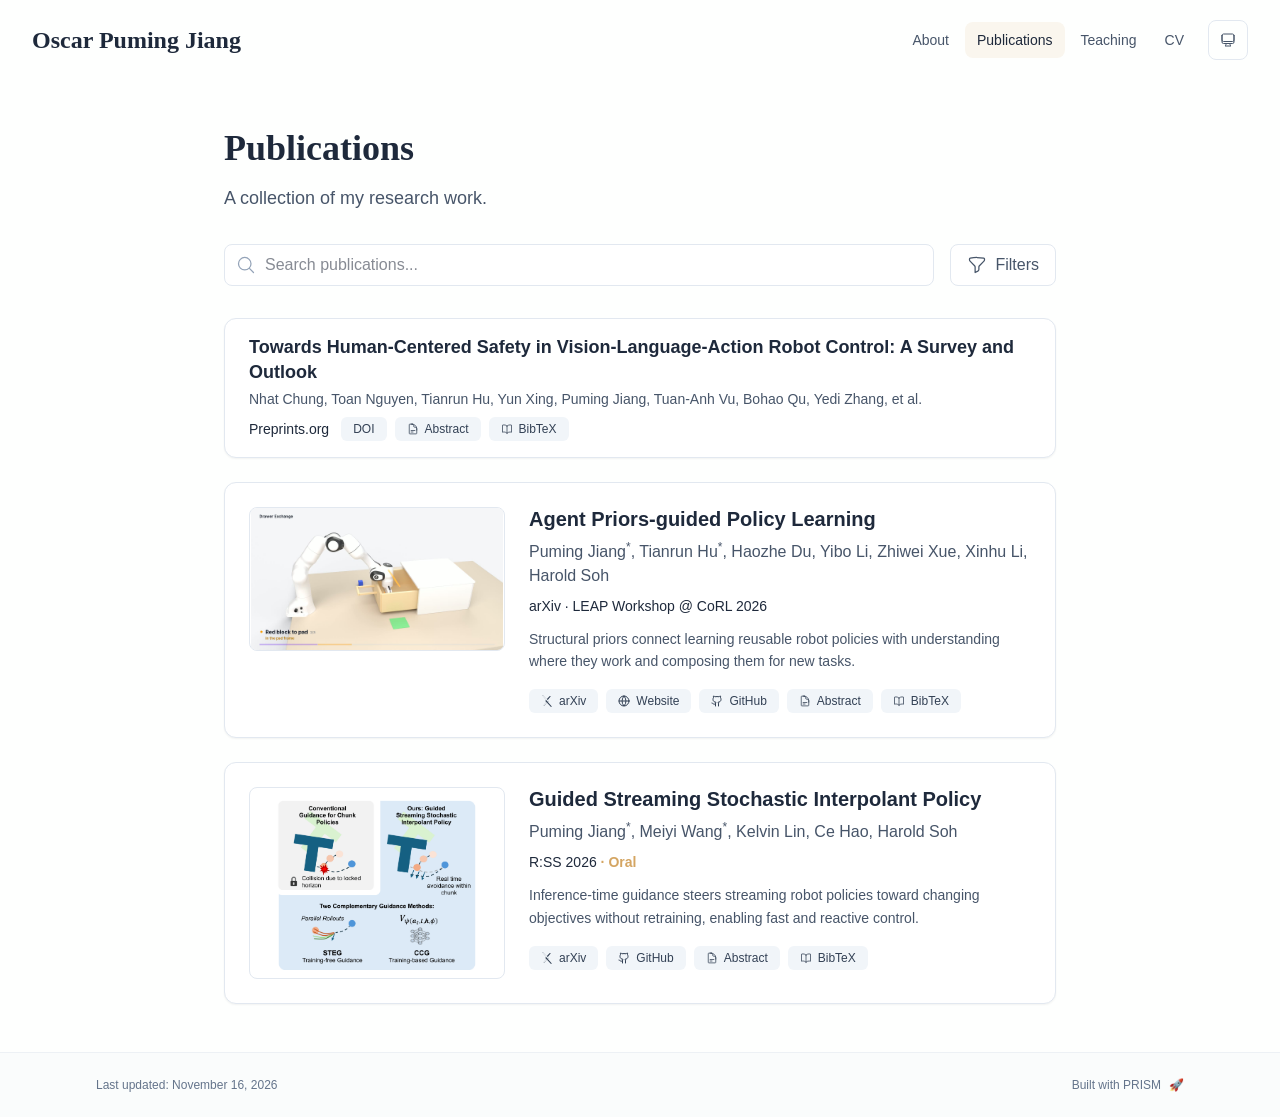
<file: publications/index.html>
<!DOCTYPE html><html lang="en" class="scroll-smooth"><head><meta charSet="utf-8"/><meta name="viewport" content="width=device-width, initial-scale=1"/><link rel="stylesheet" href="/_next/static/css/2f6456352c0d0141.css" data-precedence="next"/><link rel="preload" as="script" fetchPriority="low" href="/_next/static/chunks/webpack-679b75d1c4c2027c.js"/><script src="/_next/static/chunks/4bd1b696-70b6d399998de86a.js" async=""></script><script src="/_next/static/chunks/684-5aaa8290a129f299.js" async=""></script><script src="/_next/static/chunks/main-app-c0c5560a37673fbd.js" async=""></script><script src="/_next/static/chunks/461-a9a5d7b05a71d978.js" async=""></script><script src="/_next/static/chunks/874-6cc630662f3664af.js" async=""></script><script src="/_next/static/chunks/781-565f00b965bb18d8.js" async=""></script><script src="/_next/static/chunks/app/layout-64c6c42224257f2a.js" async=""></script><script src="/_next/static/chunks/964-5bc7459f5685a571.js" async=""></script><script src="/_next/static/chunks/995-b3f3a42eb74e34c4.js" async=""></script><script src="/_next/static/chunks/app/%5Bslug%5D/page-b29c8602fad82af1.js" async=""></script><link rel="preload" href="https://plausible.io/js/pa-Pj_-Cljdo3YsBJ5MLdfdJ.js" as="script"/><link rel="icon" href="/favicon.svg" type="image/svg+xml"/><link rel="dns-prefetch" href="https://jialeliu.com"/><link rel="preconnect" href="https://jialeliu.com" crossorigin=""/><link rel="preload" as="font" type="font/woff2" href="https://jialeliu.com/fonts/georgiab.woff2" crossorigin=""/><script>
              try {
                const theme = localStorage.getItem('theme-storage');
                const parsed = theme ? JSON.parse(theme) : null;
                const setting = parsed?.state?.theme || 'system';
                const prefersDark = typeof window !== 'undefined' && window.matchMedia && window.matchMedia('(prefers-color-scheme: dark)').matches;
                const effective = setting === 'dark' ? 'dark' : (setting === 'light' ? 'light' : (prefersDark ? 'dark' : 'light'));
                var root = document.documentElement;
                root.classList.add(effective);
                root.setAttribute('data-theme', effective);
              } catch (e) {
                var root = document.documentElement;
                root.classList.add('light');
                root.setAttribute('data-theme', 'light');
              }
            </script><script>
    try {
      const cfg = {"enabled":false,"locales":["en"],"defaultLocale":"en","mode":"auto","fixedLocale":"en","persist":true,"switcher":true,"labels":{"en":"English"}};
      const storageKey = 'locale-storage';
      const normalize = (value) => typeof value === 'string' ? value.trim().replace('_', '-').toLowerCase() : '';
      const matchLocale = (candidate) => {
        const normalized = normalize(candidate);
        if (!normalized) return null;
        if (cfg.locales.includes(normalized)) return normalized;
        const language = normalized.split('-')[0];
        if (cfg.locales.includes(language)) return language;
        return null;
      };

      let resolved = null;

      if (cfg.persist) {
        resolved = matchLocale(localStorage.getItem(storageKey));
      }

      if (!resolved) {
        if (cfg.mode === 'fixed') {
          resolved = cfg.fixedLocale;
        } else {
          resolved = matchLocale(navigator.language);
        }
      }

      if (!resolved) {
        resolved = cfg.defaultLocale;
      }

      const root = document.documentElement;
      root.lang = resolved;
      root.setAttribute('data-locale', resolved);

      if (cfg.persist) {
        localStorage.setItem(storageKey, resolved);
      }
    } catch (e) {
      const root = document.documentElement;
      root.lang = 'en';
      root.setAttribute('data-locale', 'en');
    }
  </script><title>Publications | Oscar Puming Jiang</title><meta name="description" content="A collection of my research work."/><link rel="author" href="https://0scarj1ang.github.io/"/><meta name="author" content="Oscar Puming Jiang"/><meta name="keywords" content="Oscar Puming Jiang,PhD,Research,National University of Singapore,Robot Learning,Reusable Robot Skills,Imitation Learning,Generative Robot Policies,Inference-Time Guidance,Structural Priors,Skill Composition,Agentic Robot Systems,Embodied AI"/><meta name="creator" content="Oscar Puming Jiang"/><meta name="publisher" content="Oscar Puming Jiang"/><link rel="canonical" href="https://0scarj1ang.github.io/publications/"/><meta name="google-site-verification" content="aLSjp_YCoErw0JgOhe7-SfFHD6SKjpC-JsXU3JaZCbw"/><meta property="og:title" content="Oscar Puming Jiang"/><meta property="og:description" content="PhD student at the National University of Singapore working on the reliable reuse of learned robot skills: expanding and understanding where a learned skill works."/><meta property="og:site_name" content="Oscar Puming Jiang&#x27;s Academic Website"/><meta property="og:locale" content="en_US"/><meta property="og:type" content="website"/><meta name="twitter:card" content="summary"/><meta name="twitter:title" content="Oscar Puming Jiang"/><meta name="twitter:description" content="PhD student at the National University of Singapore working on the reliable reuse of learned robot skills: expanding and understanding where a learned skill works."/><link rel="icon" href="/favicon.svg"/><script>document.querySelectorAll('body link[rel="icon"], body link[rel="apple-touch-icon"]').forEach(el => document.head.appendChild(el))</script><script src="/_next/static/chunks/polyfills-42372ed130431b0a.js" noModule=""></script></head><body class="font-sans antialiased"><div style="visibility:hidden"><nav class="fixed top-0 left-0 right-0 z-50" data-headlessui-state=""><div class="transition-all duration-300 ease-out bg-transparent" style="transform:translateY(-100px)"><div class="max-w-7xl mx-auto px-4 sm:px-6 lg:px-8"><div class="flex justify-between items-center h-16 lg:h-20"><div class="flex-shrink-0" tabindex="0"><a class="text-xl lg:text-2xl font-serif font-semibold text-primary hover:text-accent transition-colors duration-200" href="/">Oscar Puming Jiang</a></div><div class="hidden lg:block"><div class="ml-10 flex items-center space-x-3"><div class="relative flex items-baseline space-x-1"><a data-nav-href="/" class="relative px-3 py-2 text-sm font-medium rounded-lg transition-colors duration-150 text-neutral-600" href="/">About</a><a data-nav-href="/publications" class="relative px-3 py-2 text-sm font-medium rounded-lg transition-colors duration-150 text-primary" href="/publications/">Publications</a><a data-nav-href="/teaching" class="relative px-3 py-2 text-sm font-medium rounded-lg transition-colors duration-150 text-neutral-600" href="/teaching/">Teaching</a><a data-nav-href="/cv" class="relative px-3 py-2 text-sm font-medium rounded-lg transition-colors duration-150 text-neutral-600" href="/cv/">CV</a></div><div class="flex items-center justify-center w-10 h-10 rounded-lg border border-neutral-200 dark:border-[rgba(148,163,184,0.24)] bg-background dark:bg-neutral-800"><div class="w-4 h-4 rounded-full bg-neutral-300 animate-pulse"></div></div></div></div><div class="lg:hidden flex items-center space-x-2"><div class="flex items-center justify-center w-10 h-10 rounded-lg border border-neutral-200 dark:border-[rgba(148,163,184,0.24)] bg-background dark:bg-neutral-800"><div class="w-4 h-4 rounded-full bg-neutral-300 animate-pulse"></div></div><button class="inline-flex items-center justify-center p-2 rounded-md text-neutral-600 hover:text-primary hover:bg-neutral-100 dark:hover:bg-neutral-800 focus:outline-none focus:ring-2 focus:ring-inset focus:ring-accent transition-colors duration-200" id="headlessui-disclosure-button-«Rv5db»" type="button" aria-expanded="false" data-headlessui-state=""><span class="sr-only">Open main menu</span><div><svg xmlns="http://www.w3.org/2000/svg" fill="none" viewBox="0 0 24 24" stroke-width="1.5" stroke="currentColor" aria-hidden="true" data-slot="icon" class="block h-6 w-6"><path stroke-linecap="round" stroke-linejoin="round" d="M3.75 6.75h16.5M3.75 12h16.5m-16.5 5.25h16.5"></path></svg></div></button></div></div></div></div></nav><main class="min-h-screen pt-16 lg:pt-20"><script type="application/ld+json">{"@context":"https://schema.org","@graph":[{"@type":"WebSite","@id":"https://0scarj1ang.github.io/#website","url":"https://0scarj1ang.github.io/","name":"Oscar Puming Jiang","author":{"@id":"https://0scarj1ang.github.io/#person"}},{"@type":"Person","@id":"https://0scarj1ang.github.io/#person","name":"Oscar Puming Jiang","alternateName":["Puming Jiang","Oscar Jiang"],"url":"https://0scarj1ang.github.io/","image":"https://0scarj1ang.github.io/oscar_jiang_portrait.jpg","jobTitle":"PhD student","description":"PhD student at the National University of Singapore working on the reliable reuse of learned robot skills: expanding and understanding where a learned skill works.","affiliation":{"@type":"CollegeOrUniversity","name":"National University of Singapore"},"alumniOf":[{"@type":"CollegeOrUniversity","name":"University of Cambridge"},{"@type":"CollegeOrUniversity","name":"Imperial College London"}],"knowsAbout":["Robot Learning","Reusable Robot Skills","Imitation Learning","Generative Robot Policies","Inference-Time Guidance","Structural Priors","Skill Composition","Agentic Robot Systems","Embodied AI"],"sameAs":["https://github.com/0scarJ1ang","https://www.linkedin.com/in/puming-jiang-a2b312420/"]},{"@type":"CollectionPage","@id":"https://0scarj1ang.github.io/publications/#webpage","url":"https://0scarj1ang.github.io/publications/","name":"Publications | Oscar Puming Jiang","isPartOf":{"@id":"https://0scarj1ang.github.io/#website"},"about":{"@id":"https://0scarj1ang.github.io/#person"}},{"@type":"ScholarlyArticle","@id":"https://0scarj1ang.github.io/publications/#chung2026vlasafety","headline":"Towards Human-Centered Safety in Vision-Language-Action Robot Control: A Survey and Outlook","name":"Towards Human-Centered Safety in Vision-Language-Action Robot Control: A Survey and Outlook","author":[{"@type":"Person","name":"Nhat Chung"},{"@type":"Person","name":"Toan Nguyen"},{"@type":"Person","name":"Tianrun Hu"},{"@type":"Person","name":"Yun Xing"},{"@id":"https://0scarj1ang.github.io/#person"},{"@type":"Person","name":"Tuan-Anh Vu"},{"@type":"Person","name":"Bohao Qu"},{"@type":"Person","name":"Yedi Zhang"},{"@type":"Person","name":"Yue Cao"},{"@type":"Person","name":"Jie Zhang"},{"@type":"Person","name":"Qing Guo"},{"@type":"Person","name":"Yue Wang"},{"@type":"Person","name":"Ming-Ming Cheng"},{"@type":"Person","name":"Jin Song Dong"},{"@type":"Person","name":"Cheston Tan"},{"@type":"Person","name":"Harold Soh"},{"@type":"Person","name":"David Hsu"},{"@type":"Person","name":"Daniel Seita"},{"@type":"Person","name":"Ivor Tsang"}],"datePublished":"2026-10","isPartOf":{"@type":"CreativeWork","name":"Preprints"},"abstract":"As Vision-Language-Action (VLA) models couple perception and language understanding with physical action in human-shared environments, safety depends on whether they capture relevant information about people, environments, and social context and use it to shape robot behavior. We therefore center this survey on semantic-to-action causality towards human-centered robot safety, examining how safety-relevant semantics remain consequential for actions that preserve human well-being, environmental integrity, and social compliance. To trace this relationship from learning through execution to validation, we organize the literature across design-time methods that shape how safety-relevant features are learned, deployment-time mechanisms that govern their influence on behavior, and validation-time approaches that assess their effectiveness under safety-critical conditions. Across these stages, we identify four linked requirements, safety boundary coverage, semantic-to-action fidelity, contextual intervention and recovery, and incident-path validation, which describe how safety-relevant information must be captured, preserved, enforced, and evidenced. These requirements expose corresponding open challenges in sparse boundary examples, limited causal verifiability, gaps in intervention timing and recovery, and incomplete incident attribution.","description":"A survey of human-centered safety for Vision-Language-Action models, tracing how safety-relevant semantics shape robot actions from design to deployment and validation.","keywords":"Vision-Language-Action Models, Robot Safety, Human-Centered Robotics, Survey","url":"https://doi.org/10.20944/preprints202610.2762.v1"},{"@type":"ScholarlyArticle","@id":"https://0scarj1ang.github.io/publications/#jiang2026appl","headline":"Agent Priors-guided Policy Learning","name":"Agent Priors-guided Policy Learning","author":[{"@id":"https://0scarj1ang.github.io/#person"},{"@type":"Person","name":"Tianrun Hu"},{"@type":"Person","name":"Haozhe Du"},{"@type":"Person","name":"Yibo Li"},{"@type":"Person","name":"Zhiwei Xue"},{"@type":"Person","name":"Xinhu Li"},{"@type":"Person","name":"Harold Soh"}],"datePublished":"2026-09","isPartOf":{"@type":"CreativeWork","name":"LEAP Workshop at the Conference on Robot Learning (CoRL)"},"abstract":"Robots that learn from a few demonstrations often require two forms of generalization. Compositional generalization recombines skills to solve new tasks, and skill generalization lets the learned policy behind each skill work in new situations. The two depend on each other, yet information is lost between composition and the skills it calls. Where a skill works is determined by the structure its policy is trained with, while composition sees the skill only through a separate description, such as a name, an instruction, or a symbolic operator, that omits this structure. Our key idea is to use each policy's structural prior as part of the interface between composition and the skill. A structural prior states what a behavior depends on, for example that a grasp depends only on the gripper's pose relative to the object. Built into training, it shapes where the policy generalizes; stated in language, it tells composition where the policy applies. We instantiate this idea in Agent Priors-guided Policy Learning (APPL). A construction agent segments complete demonstrations into reusable skills, proposes several structural priors for each skill, and trains and verifies one policy per prior. A runtime agent then selects among these prior-specific policies and composes them toward new task goals using their interfaces. Across MetaWorld and long-horizon ManiSkill tasks, APPL improves out-of-distribution skill generalization and enables previously unseen skill compositions; ablating the interface information substantially reduces performance. These results support the use of training-time structural assumptions as a bridge between skill learning and skill composition.","description":"Structural priors connect learning reusable robot policies with understanding where they work and composing them for new tasks.","keywords":"Robot Learning, Imitation Learning, Structural Priors, Skill Composition, Embodied AI","image":"https://0scarj1ang.github.io/papers/appl-demo.jpg","url":"https://agentics-robotics.github.io/APPL/","sameAs":["https://arxiv.org/abs/2609.35690"]},{"@type":"ScholarlyArticle","@id":"https://0scarj1ang.github.io/publications/#jiang2026gssip","headline":"Guided Streaming Stochastic Interpolant Policy","name":"Guided Streaming Stochastic Interpolant Policy","author":[{"@id":"https://0scarj1ang.github.io/#person"},{"@type":"Person","name":"Meiyi Wang"},{"@type":"Person","name":"Kelvin Lin"},{"@type":"Person","name":"Ce Hao"},{"@type":"Person","name":"Harold Soh"}],"datePublished":"2026","isPartOf":{"@type":"CreativeWork","name":"Proceedings of Robotics: Science and Systems (RSS)"},"abstract":"Inference-time guidance is essential for steering generative robot policies toward dynamic objectives without retraining, yet existing methods are largely confined to chunk-based architectures that exhibit high latency and lack the reactivity needed for test-time preference alignment or obstacle avoidance. In this work, we formally derive the optimal guidance term for Stochastic Interpolants (SI) by analyzing the value function's time evolution via the Backward Kolmogorov Equation, establishing a modified drift that theoretically guarantees sampling from a target distribution. We apply this framework to real-time control through the Streaming Stochastic Interpolant Policy (SSIP), which generalizes the deterministic Streaming Flow Policy (SFP). Unifying this guidance law with the streaming architecture enables fast and reactive control. To support diverse deployment needs, we propose two complementary mechanisms: training-free Stochastic Trajectory Ensemble Guidance (STEG) that computes gradients on-the-fly for zero-shot adaptation, and training-based Conditional Critic Guidance (CCG) for amortized inference. Empirical evaluations demonstrate that our guided streaming approach significantly outperforms conventional chunk-based policies in reactivity and provides superior, physically valid guidance for dynamic, unstructured environments.","description":"Inference-time guidance steers streaming robot policies toward changing objectives without retraining, enabling fast and reactive control.","keywords":"Robot Learning, Imitation Learning, Inference-Time Steering, Stochastic Interpolants, Streaming Policies","image":"https://0scarj1ang.github.io/papers/gssip-method.png","url":"https://arxiv.org/abs/2605.10051v1"}]}</script><div class="max-w-4xl mx-auto px-4 sm:px-6 lg:px-8 py-12"><div style="opacity:0;transform:translateY(20px)"><div class="mb-8"><h1 class="text-4xl font-serif font-bold text-primary mb-4">Publications</h1><p class="text-lg text-neutral-600 dark:text-neutral-500 max-w-2xl">A collection of my research work.</p></div><div class="mb-8 space-y-4"><div class="flex flex-col sm:flex-row gap-4"><div class="relative flex-grow"><svg xmlns="http://www.w3.org/2000/svg" fill="none" viewBox="0 0 24 24" stroke-width="1.5" stroke="currentColor" aria-hidden="true" data-slot="icon" class="absolute left-3 top-1/2 transform -translate-y-1/2 h-5 w-5 text-neutral-400"><path stroke-linecap="round" stroke-linejoin="round" d="m21 21-5.197-5.197m0 0A7.5 7.5 0 1 0 5.196 5.196a7.5 7.5 0 0 0 10.607 10.607Z"></path></svg><input type="text" placeholder="Search publications..." class="w-full pl-10 pr-4 py-2 rounded-lg border border-neutral-200 dark:border-neutral-800 bg-white dark:bg-neutral-900 focus:ring-2 focus:ring-accent focus:border-transparent transition-all duration-200" value=""/></div><button class="flex items-center justify-center px-4 py-2 rounded-lg border transition-all duration-200 bg-white dark:bg-neutral-900 border-neutral-200 dark:border-neutral-800 text-neutral-600 hover:border-accent hover:text-accent"><svg xmlns="http://www.w3.org/2000/svg" fill="none" viewBox="0 0 24 24" stroke-width="1.5" stroke="currentColor" aria-hidden="true" data-slot="icon" class="h-5 w-5 mr-2"><path stroke-linecap="round" stroke-linejoin="round" d="M12 3c2.755 0 5.455.232 8.083.678.533.09.917.556.917 1.096v1.044a2.25 2.25 0 0 1-.659 1.591l-5.432 5.432a2.25 2.25 0 0 0-.659 1.591v2.927a2.25 2.25 0 0 1-1.244 2.013L9.75 21v-6.568a2.25 2.25 0 0 0-.659-1.591L3.659 7.409A2.25 2.25 0 0 1 3 5.818V4.774c0-.54.384-1.006.917-1.096A48.32 48.32 0 0 1 12 3Z"></path></svg>Filters</button></div></div><div class="space-y-6"><div class="bg-white dark:bg-neutral-900 rounded-xl shadow-sm border border-neutral-200 dark:border-neutral-800 hover:shadow-md transition-all duration-200 px-6 py-4" style="opacity:0;transform:translateY(20px)"><div class="flex flex-col md:flex-row items-start gap-6"><div class="min-w-0 flex-1"><h3 class="font-semibold text-primary text-lg mb-1 leading-snug">Towards Human-Centered Safety in Vision-Language-Action Robot Control: A Survey and Outlook</h3><p class="text-neutral-600 dark:text-neutral-400 mb-2 text-sm"><span><span>Nhat Chung</span>, </span><span><span>Toan Nguyen</span>, </span><span><span>Tianrun Hu</span>, </span><span><span>Yun Xing</span>, </span><span><span>Puming Jiang</span>, </span><span><span>Tuan-Anh Vu</span>, </span><span><span>Bohao Qu</span>, </span><span><span>Yedi Zhang</span>, </span><span>et al.</span></p><div class="flex flex-wrap gap-2 mt-auto items-center"><span class="mr-1 text-sm font-medium text-neutral-800 dark:text-neutral-600">Preprints.org</span><a href="https://doi.org/10.20944/preprints202610.2762.v1" target="_blank" rel="noopener noreferrer" class="inline-flex items-center px-3 py-1 rounded-md text-xs font-medium bg-neutral-100 dark:bg-neutral-800 text-neutral-700 dark:text-neutral-300 hover:bg-accent hover:text-white transition-colors">DOI</a><button class="inline-flex items-center px-3 py-1 rounded-md text-xs font-medium transition-colors bg-neutral-100 dark:bg-neutral-800 text-neutral-700 dark:text-neutral-300 hover:bg-accent hover:text-white"><svg xmlns="http://www.w3.org/2000/svg" fill="none" viewBox="0 0 24 24" stroke-width="1.5" stroke="currentColor" aria-hidden="true" data-slot="icon" class="h-3 w-3 mr-1.5"><path stroke-linecap="round" stroke-linejoin="round" d="M19.5 14.25v-2.625a3.375 3.375 0 0 0-3.375-3.375h-1.5A1.125 1.125 0 0 1 13.5 7.125v-1.5a3.375 3.375 0 0 0-3.375-3.375H8.25m0 12.75h7.5m-7.5 3H12M10.5 2.25H5.625c-.621 0-1.125.504-1.125 1.125v17.25c0 .621.504 1.125 1.125 1.125h12.75c.621 0 1.125-.504 1.125-1.125V11.25a9 9 0 0 0-9-9Z"></path></svg>Abstract</button><button class="inline-flex items-center px-3 py-1 rounded-md text-xs font-medium transition-colors bg-neutral-100 dark:bg-neutral-800 text-neutral-700 dark:text-neutral-300 hover:bg-accent hover:text-white"><svg xmlns="http://www.w3.org/2000/svg" fill="none" viewBox="0 0 24 24" stroke-width="1.5" stroke="currentColor" aria-hidden="true" data-slot="icon" class="h-3 w-3 mr-1.5"><path stroke-linecap="round" stroke-linejoin="round" d="M12 6.042A8.967 8.967 0 0 0 6 3.75c-1.052 0-2.062.18-3 .512v14.25A8.987 8.987 0 0 1 6 18c2.305 0 4.408.867 6 2.292m0-14.25a8.966 8.966 0 0 1 6-2.292c1.052 0 2.062.18 3 .512v14.25A8.987 8.987 0 0 0 18 18a8.967 8.967 0 0 0-6 2.292m0-14.25v14.25"></path></svg>BibTeX</button></div></div></div></div><div class="bg-white dark:bg-neutral-900 rounded-xl shadow-sm border border-neutral-200 dark:border-neutral-800 hover:shadow-md transition-all duration-200 p-6" style="opacity:0;transform:translateY(20px)"><div class="flex flex-col md:flex-row items-start gap-6"><div class="relative w-full shrink-0 overflow-hidden rounded-lg border border-neutral-200 bg-white aspect-video md:w-56 lg:w-64"><a href="/papers/appl-demo.jpg" target="_blank" rel="noopener noreferrer" aria-label="View demonstration image for Agent Priors-guided Policy Learning" class="absolute inset-0 block transition-shadow hover:shadow-md focus-visible:outline-2 focus-visible:outline-offset-[-2px] focus-visible:outline-accent"><img alt="Agent Priors-guided Policy Learning: robot task demonstration" loading="lazy" decoding="async" data-nimg="fill" class="object-contain " style="position:absolute;height:100%;width:100%;left:0;top:0;right:0;bottom:0;color:transparent" src="/papers/appl-demo.jpg"/></a></div><div class="min-w-0 flex-1"><h3 class="font-semibold text-primary text-xl mb-2 leading-tight">Agent Priors-guided Policy Learning</h3><p class="text-neutral-600 dark:text-neutral-400 mb-2 text-base"><span><span>Puming Jiang</span><sup>*</sup>, </span><span><span>Tianrun Hu</span><sup>*</sup>, </span><span><span>Haozhe Du</span>, </span><span><span>Yibo Li</span>, </span><span><span>Zhiwei Xue</span>, </span><span><span>Xinhu Li</span>, </span><span><span>Harold Soh</span></span></p><p class="text-sm font-medium text-neutral-800 dark:text-neutral-600 mb-3">arXiv<span> · <!-- -->LEAP Workshop @ CoRL 2026</span></p><p class="text-sm text-neutral-600 dark:text-neutral-400 mb-4 leading-relaxed">Structural priors connect learning reusable robot policies with understanding where they work and composing them for new tasks.</p><div class="flex flex-wrap gap-2 mt-auto"><a href="https://arxiv.org/abs/2609.35690" target="_blank" rel="noopener noreferrer" class="inline-flex items-center px-3 py-1 rounded-md text-xs font-medium bg-neutral-100 dark:bg-neutral-800 text-neutral-700 dark:text-neutral-300 hover:bg-accent hover:text-white transition-colors"><svg viewBox="0 0 24 24" fill="currentColor" class="h-3 w-3 mr-1.5 shrink-0" aria-hidden="true" focusable="false"><path d="M3.8423 0a1.0037 1.0037 0 0 0-.922.6078c-.1536.3687-.0438.6275.2938 1.1113l6.9185 8.3597-1.0223 1.1058a1.0393 1.0393 0 0 0 .003 1.4229l1.2292 1.3135-5.4391 6.4444c-.2803.299-.4538.823-.2971 1.1986a1.0253 1.0253 0 0 0 .9585.635.9133.9133 0 0 0 .6891-.3405l5.783-6.126 7.4902 8.0051a.8527.8527 0 0 0 .6835.2597.9575.9575 0 0 0 .8777-.6138c.1577-.377-.017-.7502-.306-1.1407l-7.0518-8.3418 1.0632-1.13a.9626.9626 0 0 0 .0089-1.3165L4.6336.4639s-.3733-.4535-.768-.463zm0 .272h.0166c.2179.0052.4874.2715.5644.3639l.005.006.0052.0055 10.169 10.9905a.6915.6915 0 0 1-.0072.945l-1.0666 1.133-1.4982-1.7724-8.5994-10.39c-.3286-.472-.352-.6183-.2592-.841a.7307.7307 0 0 1 .6704-.4401Zm14.341 1.5701a.877.877 0 0 0-.6554.2418l-5.6962 6.1584 1.6944 1.8319 5.3089-6.5138c.3251-.4335.479-.6603.3247-1.0292a1.1205 1.1205 0 0 0-.9763-.689zm-7.6557 12.2823 1.3186 1.4135-5.7864 6.1295a.6494.6494 0 0 1-.4959.26.7516.7516 0 0 1-.706-.4669c-.1119-.2682.0359-.6864.2442-.9083l.0051-.0055.0047-.0055z"></path></svg>arXiv</a><a href="https://agentics-robotics.github.io/APPL/" target="_blank" rel="noopener noreferrer" class="inline-flex items-center px-3 py-1 rounded-md text-xs font-medium bg-neutral-100 dark:bg-neutral-800 text-neutral-700 dark:text-neutral-300 hover:bg-accent hover:text-white transition-colors"><svg xmlns="http://www.w3.org/2000/svg" width="24" height="24" viewBox="0 0 24 24" fill="none" stroke="currentColor" stroke-width="2" stroke-linecap="round" stroke-linejoin="round" class="lucide lucide-globe h-3 w-3 mr-1.5 shrink-0" aria-hidden="true"><circle cx="12" cy="12" r="10"></circle><path d="M12 2a14.5 14.5 0 0 0 0 20 14.5 14.5 0 0 0 0-20"></path><path d="M2 12h20"></path></svg>Website</a><a href="https://github.com/Agentics-robotics/Agent-Priors-guided-Policy-Learning" target="_blank" rel="noopener noreferrer" class="inline-flex items-center px-3 py-1 rounded-md text-xs font-medium bg-neutral-100 dark:bg-neutral-800 text-neutral-700 dark:text-neutral-300 hover:bg-accent hover:text-white transition-colors"><svg xmlns="http://www.w3.org/2000/svg" width="24" height="24" viewBox="0 0 24 24" fill="none" stroke="currentColor" stroke-width="2" stroke-linecap="round" stroke-linejoin="round" class="lucide lucide-github h-3 w-3 mr-1.5 shrink-0" aria-hidden="true"><path d="M15 22v-4a4.8 4.8 0 0 0-1-3.5c3 0 6-2 6-5.5.08-1.25-.27-2.48-1-3.5.28-1.15.28-2.35 0-3.5 0 0-1 0-3 1.5-2.64-.5-5.36-.5-8 0C6 2 5 2 5 2c-.3 1.15-.3 2.35 0 3.5A5.403 5.403 0 0 0 4 9c0 3.5 3 5.5 6 5.5-.39.49-.68 1.05-.85 1.65-.17.6-.22 1.23-.15 1.85v4"></path><path d="M9 18c-4.51 2-5-2-7-2"></path></svg>GitHub</a><button class="inline-flex items-center px-3 py-1 rounded-md text-xs font-medium transition-colors bg-neutral-100 dark:bg-neutral-800 text-neutral-700 dark:text-neutral-300 hover:bg-accent hover:text-white"><svg xmlns="http://www.w3.org/2000/svg" fill="none" viewBox="0 0 24 24" stroke-width="1.5" stroke="currentColor" aria-hidden="true" data-slot="icon" class="h-3 w-3 mr-1.5"><path stroke-linecap="round" stroke-linejoin="round" d="M19.5 14.25v-2.625a3.375 3.375 0 0 0-3.375-3.375h-1.5A1.125 1.125 0 0 1 13.5 7.125v-1.5a3.375 3.375 0 0 0-3.375-3.375H8.25m0 12.75h7.5m-7.5 3H12M10.5 2.25H5.625c-.621 0-1.125.504-1.125 1.125v17.25c0 .621.504 1.125 1.125 1.125h12.75c.621 0 1.125-.504 1.125-1.125V11.25a9 9 0 0 0-9-9Z"></path></svg>Abstract</button><button class="inline-flex items-center px-3 py-1 rounded-md text-xs font-medium transition-colors bg-neutral-100 dark:bg-neutral-800 text-neutral-700 dark:text-neutral-300 hover:bg-accent hover:text-white"><svg xmlns="http://www.w3.org/2000/svg" fill="none" viewBox="0 0 24 24" stroke-width="1.5" stroke="currentColor" aria-hidden="true" data-slot="icon" class="h-3 w-3 mr-1.5"><path stroke-linecap="round" stroke-linejoin="round" d="M12 6.042A8.967 8.967 0 0 0 6 3.75c-1.052 0-2.062.18-3 .512v14.25A8.987 8.987 0 0 1 6 18c2.305 0 4.408.867 6 2.292m0-14.25a8.966 8.966 0 0 1 6-2.292c1.052 0 2.062.18 3 .512v14.25A8.987 8.987 0 0 0 18 18a8.967 8.967 0 0 0-6 2.292m0-14.25v14.25"></path></svg>BibTeX</button></div></div></div></div><div class="bg-white dark:bg-neutral-900 rounded-xl shadow-sm border border-neutral-200 dark:border-neutral-800 hover:shadow-md transition-all duration-200 p-6" style="opacity:0;transform:translateY(20px)"><div class="flex flex-col md:flex-row items-start gap-6"><div class="relative w-full shrink-0 overflow-hidden rounded-lg border border-neutral-200 bg-white aspect-[4/3] md:w-56 lg:w-64"><a href="/papers/gssip-method.png" target="_blank" rel="noopener noreferrer" aria-label="View method figure for Guided Streaming Stochastic Interpolant Policy" class="absolute inset-0 block transition-shadow hover:shadow-md focus-visible:outline-2 focus-visible:outline-offset-[-2px] focus-visible:outline-accent"><img alt="Guided Streaming Stochastic Interpolant Policy: method overview" loading="lazy" decoding="async" data-nimg="fill" class="object-contain p-2" style="position:absolute;height:100%;width:100%;left:0;top:0;right:0;bottom:0;color:transparent" src="/papers/gssip-method.png"/></a></div><div class="min-w-0 flex-1"><h3 class="font-semibold text-primary text-xl mb-2 leading-tight">Guided Streaming Stochastic Interpolant Policy</h3><p class="text-neutral-600 dark:text-neutral-400 mb-2 text-base"><span><span>Puming Jiang</span><sup>*</sup>, </span><span><span>Meiyi Wang</span><sup>*</sup>, </span><span><span>Kelvin Lin</span>, </span><span><span>Ce Hao</span>, </span><span><span>Harold Soh</span></span></p><p class="text-sm font-medium text-neutral-800 dark:text-neutral-600 mb-3">R:SS 2026<span class="font-semibold text-accent"> · <!-- -->Oral</span></p><p class="text-sm text-neutral-600 dark:text-neutral-400 mb-4 leading-relaxed">Inference-time guidance steers streaming robot policies toward changing objectives without retraining, enabling fast and reactive control.</p><div class="flex flex-wrap gap-2 mt-auto"><a href="https://arxiv.org/abs/2605.10051v1" target="_blank" rel="noopener noreferrer" class="inline-flex items-center px-3 py-1 rounded-md text-xs font-medium bg-neutral-100 dark:bg-neutral-800 text-neutral-700 dark:text-neutral-300 hover:bg-accent hover:text-white transition-colors"><svg viewBox="0 0 24 24" fill="currentColor" class="h-3 w-3 mr-1.5 shrink-0" aria-hidden="true" focusable="false"><path d="M3.8423 0a1.0037 1.0037 0 0 0-.922.6078c-.1536.3687-.0438.6275.2938 1.1113l6.9185 8.3597-1.0223 1.1058a1.0393 1.0393 0 0 0 .003 1.4229l1.2292 1.3135-5.4391 6.4444c-.2803.299-.4538.823-.2971 1.1986a1.0253 1.0253 0 0 0 .9585.635.9133.9133 0 0 0 .6891-.3405l5.783-6.126 7.4902 8.0051a.8527.8527 0 0 0 .6835.2597.9575.9575 0 0 0 .8777-.6138c.1577-.377-.017-.7502-.306-1.1407l-7.0518-8.3418 1.0632-1.13a.9626.9626 0 0 0 .0089-1.3165L4.6336.4639s-.3733-.4535-.768-.463zm0 .272h.0166c.2179.0052.4874.2715.5644.3639l.005.006.0052.0055 10.169 10.9905a.6915.6915 0 0 1-.0072.945l-1.0666 1.133-1.4982-1.7724-8.5994-10.39c-.3286-.472-.352-.6183-.2592-.841a.7307.7307 0 0 1 .6704-.4401Zm14.341 1.5701a.877.877 0 0 0-.6554.2418l-5.6962 6.1584 1.6944 1.8319 5.3089-6.5138c.3251-.4335.479-.6603.3247-1.0292a1.1205 1.1205 0 0 0-.9763-.689zm-7.6557 12.2823 1.3186 1.4135-5.7864 6.1295a.6494.6494 0 0 1-.4959.26.7516.7516 0 0 1-.706-.4669c-.1119-.2682.0359-.6864.2442-.9083l.0051-.0055.0047-.0055z"></path></svg>arXiv</a><a href="https://github.com/0scarJ1ang/guided-streaming-policy" target="_blank" rel="noopener noreferrer" class="inline-flex items-center px-3 py-1 rounded-md text-xs font-medium bg-neutral-100 dark:bg-neutral-800 text-neutral-700 dark:text-neutral-300 hover:bg-accent hover:text-white transition-colors"><svg xmlns="http://www.w3.org/2000/svg" width="24" height="24" viewBox="0 0 24 24" fill="none" stroke="currentColor" stroke-width="2" stroke-linecap="round" stroke-linejoin="round" class="lucide lucide-github h-3 w-3 mr-1.5 shrink-0" aria-hidden="true"><path d="M15 22v-4a4.8 4.8 0 0 0-1-3.5c3 0 6-2 6-5.5.08-1.25-.27-2.48-1-3.5.28-1.15.28-2.35 0-3.5 0 0-1 0-3 1.5-2.64-.5-5.36-.5-8 0C6 2 5 2 5 2c-.3 1.15-.3 2.35 0 3.5A5.403 5.403 0 0 0 4 9c0 3.5 3 5.5 6 5.5-.39.49-.68 1.05-.85 1.65-.17.6-.22 1.23-.15 1.85v4"></path><path d="M9 18c-4.51 2-5-2-7-2"></path></svg>GitHub</a><button class="inline-flex items-center px-3 py-1 rounded-md text-xs font-medium transition-colors bg-neutral-100 dark:bg-neutral-800 text-neutral-700 dark:text-neutral-300 hover:bg-accent hover:text-white"><svg xmlns="http://www.w3.org/2000/svg" fill="none" viewBox="0 0 24 24" stroke-width="1.5" stroke="currentColor" aria-hidden="true" data-slot="icon" class="h-3 w-3 mr-1.5"><path stroke-linecap="round" stroke-linejoin="round" d="M19.5 14.25v-2.625a3.375 3.375 0 0 0-3.375-3.375h-1.5A1.125 1.125 0 0 1 13.5 7.125v-1.5a3.375 3.375 0 0 0-3.375-3.375H8.25m0 12.75h7.5m-7.5 3H12M10.5 2.25H5.625c-.621 0-1.125.504-1.125 1.125v17.25c0 .621.504 1.125 1.125 1.125h12.75c.621 0 1.125-.504 1.125-1.125V11.25a9 9 0 0 0-9-9Z"></path></svg>Abstract</button><button class="inline-flex items-center px-3 py-1 rounded-md text-xs font-medium transition-colors bg-neutral-100 dark:bg-neutral-800 text-neutral-700 dark:text-neutral-300 hover:bg-accent hover:text-white"><svg xmlns="http://www.w3.org/2000/svg" fill="none" viewBox="0 0 24 24" stroke-width="1.5" stroke="currentColor" aria-hidden="true" data-slot="icon" class="h-3 w-3 mr-1.5"><path stroke-linecap="round" stroke-linejoin="round" d="M12 6.042A8.967 8.967 0 0 0 6 3.75c-1.052 0-2.062.18-3 .512v14.25A8.987 8.987 0 0 1 6 18c2.305 0 4.408.867 6 2.292m0-14.25a8.966 8.966 0 0 1 6-2.292c1.052 0 2.062.18 3 .512v14.25A8.987 8.987 0 0 0 18 18a8.967 8.967 0 0 0-6 2.292m0-14.25v14.25"></path></svg>BibTeX</button></div></div></div></div></div></div></div><!--$--><!--/$--><!--$--><!--/$--></main><footer class="border-t border-neutral-200/50 bg-neutral-50/50 dark:bg-neutral-900/50 dark:border-neutral-700/50"><div class="max-w-6xl mx-auto px-4 sm:px-6 lg:px-8 py-6"><div class="flex flex-col sm:flex-row justify-between items-center gap-2"><p class="text-xs text-neutral-500">Last updated<!-- -->: <!-- -->November 16, 2026</p><p class="text-xs text-neutral-500 flex items-center"><a href="https://github.com/xyjoey/PRISM" target="_blank" rel="noopener noreferrer">Built with PRISM</a><span class="ml-2">🚀</span></p></div></div></footer></div><script src="/_next/static/chunks/webpack-679b75d1c4c2027c.js" async=""></script><script>(self.__next_f=self.__next_f||[]).push([0])</script><script>self.__next_f.push([1,"1:\"$Sreact.fragment\"\n3:I[3719,[\"461\",\"static/chunks/461-a9a5d7b05a71d978.js\",\"874\",\"static/chunks/874-6cc630662f3664af.js\",\"781\",\"static/chunks/781-565f00b965bb18d8.js\",\"177\",\"static/chunks/app/layout-64c6c42224257f2a.js\"],\"ThemeProvider\"]\n4:I[310,[\"461\",\"static/chunks/461-a9a5d7b05a71d978.js\",\"874\",\"static/chunks/874-6cc630662f3664af.js\",\"781\",\"static/chunks/781-565f00b965bb18d8.js\",\"177\",\"static/chunks/app/layout-64c6c42224257f2a.js\"],\"LocaleProvider\"]\n5:I[4574,[\"461\",\"static/chunks/461-a9a5d7b05a71d978.js\",\"874\",\"static/chunks/874-6cc630662f3664af.js\",\"781\",\"static/chunks/781-565f00b965bb18d8.js\",\"177\",\"static/chunks/app/layout-64c6c42224257f2a.js\"],\"default\"]\n6:I[7555,[],\"\"]\n7:I[1295,[],\"\"]\n8:I[2548,[\"461\",\"static/chunks/461-a9a5d7b05a71d978.js\",\"874\",\"static/chunks/874-6cc630662f3664af.js\",\"781\",\"static/chunks/781-565f00b965bb18d8.js\",\"177\",\"static/chunks/app/layout-64c6c42224257f2a.js\"],\"default\"]\n9:I[9243,[\"461\",\"static/chunks/461-a9a5d7b05a71d978.js\",\"874\",\"static/chunks/874-6cc630662f3664af.js\",\"781\",\"static/chunks/781-565f00b965bb18d8.js\",\"177\",\"static/chunks/app/layout-64c6c42224257f2a.js\"],\"\"]\nb:I[9665,[],\"MetadataBoundary\"]\nd:I[9665,[],\"OutletBoundary\"]\n10:I[4911,[],\"AsyncMetadataOutlet\"]\n12:I[9665,[],\"ViewportBoundary\"]\n14:I[6614,[],\"\"]\n:HL[\"/_next/static/css/2f6456352c0d0141.css\",\"style\"]\n2:T57e,\n    try {\n      const cfg = {\"enabled\":false,\"locales\":[\"en\"],\"defaultLocale\":\"en\",\"mode\":\"auto\",\"fixedLocale\":\"en\",\"persist\":true,\"switcher\":true,\"labels\":{\"en\":\"English\"}};\n      const storageKey = 'locale-storage';\n      const normalize = (value) =\u003e typeof value === 'string' ? value.trim().replace('_', '-').toLowerCase() : '';\n      const matchLocale = (candidate) =\u003e {\n        const normalized = normalize(candidate);\n        if (!normalized) return null;\n        if (cfg.locales.includes(normalized)) return normalized;\n        const language = normalized.split('-')[0];\n        if (cfg.locales.includes(language)) return language;\n        return null;\n      };\n\n      let resolved = null;\n\n      if (cfg.per"])</script><script>self.__next_f.push([1,"sist) {\n        resolved = matchLocale(localStorage.getItem(storageKey));\n      }\n\n      if (!resolved) {\n        if (cfg.mode === 'fixed') {\n          resolved = cfg.fixedLocale;\n        } else {\n          resolved = matchLocale(navigator.language);\n        }\n      }\n\n      if (!resolved) {\n        resolved = cfg.defaultLocale;\n      }\n\n      const root = document.documentElement;\n      root.lang = resolved;\n      root.setAttribute('data-locale', resolved);\n\n      if (cfg.persist) {\n        localStorage.setItem(storageKey, resolved);\n      }\n    } catch (e) {\n      const root = document.documentElement;\n      root.lang = 'en';\n      root.setAttribute('data-locale', 'en');\n    }\n  "])</script><script>self.__next_f.push([1,"0:{\"P\":null,\"b\":\"hpJd0blhtLGSqZA-dC1vW\",\"p\":\"\",\"c\":[\"\",\"publications\",\"\"],\"i\":false,\"f\":[[[\"\",{\"children\":[[\"slug\",\"publications\",\"d\"],{\"children\":[\"__PAGE__\",{}]}]},\"$undefined\",\"$undefined\",true],[\"\",[\"$\",\"$1\",\"c\",{\"children\":[[[\"$\",\"link\",\"0\",{\"rel\":\"stylesheet\",\"href\":\"/_next/static/css/2f6456352c0d0141.css\",\"precedence\":\"next\",\"crossOrigin\":\"$undefined\",\"nonce\":\"$undefined\"}]],[\"$\",\"html\",null,{\"lang\":\"en\",\"className\":\"scroll-smooth\",\"suppressHydrationWarning\":true,\"children\":[[\"$\",\"head\",null,{\"children\":[[\"$\",\"link\",null,{\"rel\":\"icon\",\"href\":\"/favicon.svg\",\"type\":\"image/svg+xml\"}],[\"$\",\"link\",null,{\"rel\":\"dns-prefetch\",\"href\":\"https://jialeliu.com\"}],[\"$\",\"link\",null,{\"rel\":\"preconnect\",\"href\":\"https://jialeliu.com\",\"crossOrigin\":\"\"}],[\"$\",\"link\",null,{\"rel\":\"preload\",\"as\":\"font\",\"type\":\"font/woff2\",\"href\":\"https://jialeliu.com/fonts/georgiab.woff2\",\"crossOrigin\":\"\"}],[\"$\",\"script\",null,{\"dangerouslySetInnerHTML\":{\"__html\":\"\\n              try {\\n                const theme = localStorage.getItem('theme-storage');\\n                const parsed = theme ? JSON.parse(theme) : null;\\n                const setting = parsed?.state?.theme || 'system';\\n                const prefersDark = typeof window !== 'undefined' \u0026\u0026 window.matchMedia \u0026\u0026 window.matchMedia('(prefers-color-scheme: dark)').matches;\\n                const effective = setting === 'dark' ? 'dark' : (setting === 'light' ? 'light' : (prefersDark ? 'dark' : 'light'));\\n                var root = document.documentElement;\\n                root.classList.add(effective);\\n                root.setAttribute('data-theme', effective);\\n              } catch (e) {\\n                var root = document.documentElement;\\n                root.classList.add('light');\\n                root.setAttribute('data-theme', 'light');\\n              }\\n            \"}}],[\"$\",\"script\",null,{\"dangerouslySetInnerHTML\":{\"__html\":\"$2\"}}]]}],[\"$\",\"body\",null,{\"className\":\"font-sans antialiased\",\"children\":[[\"$\",\"$L3\",null,{\"children\":[\"$\",\"$L4\",null,{\"config\":{\"enabled\":false,\"locales\":[\"en\"],\"defaultLocale\":\"en\",\"mode\":\"auto\",\"fixedLocale\":\"en\",\"persist\":true,\"switcher\":true,\"labels\":{\"en\":\"English\"}},\"children\":[[\"$\",\"$L5\",null,{\"items\":[{\"title\":\"About\",\"type\":\"page\",\"target\":\"about\",\"href\":\"/\"},{\"title\":\"Publications\",\"type\":\"page\",\"target\":\"publications\",\"href\":\"/publications\"},{\"title\":\"Teaching\",\"type\":\"page\",\"target\":\"teaching\",\"href\":\"/teaching\"},{\"title\":\"CV\",\"type\":\"page\",\"target\":\"cv\",\"href\":\"/cv\"}],\"siteTitle\":\"Oscar Puming Jiang\",\"enableOnePageMode\":false,\"i18n\":\"$0:f:0:1:1:props:children:1:props:children:1:props:children:0:props:children:props:config\",\"itemsByLocale\":{\"en\":[{\"title\":\"About\",\"type\":\"page\",\"target\":\"about\",\"href\":\"/\"},{\"title\":\"Publications\",\"type\":\"page\",\"target\":\"publications\",\"href\":\"/publications\"},{\"title\":\"Teaching\",\"type\":\"page\",\"target\":\"teaching\",\"href\":\"/teaching\"},{\"title\":\"CV\",\"type\":\"page\",\"target\":\"cv\",\"href\":\"/cv\"}]},\"siteTitleByLocale\":{\"en\":\"Oscar Puming Jiang\"}}],[\"$\",\"main\",null,{\"className\":\"min-h-screen pt-16 lg:pt-20\",\"children\":[\"$\",\"$L6\",null,{\"parallelRouterKey\":\"children\",\"error\":\"$undefined\",\"errorStyles\":\"$undefined\",\"errorScripts\":\"$undefined\",\"template\":[\"$\",\"$L7\",null,{}],\"templateStyles\":\"$undefined\",\"templateScripts\":\"$undefined\",\"notFound\":[[[\"$\",\"title\",null,{\"children\":\"404: This page could not be found.\"}],[\"$\",\"div\",null,{\"style\":{\"fontFamily\":\"system-ui,\\\"Segoe UI\\\",Roboto,Helvetica,Arial,sans-serif,\\\"Apple Color Emoji\\\",\\\"Segoe UI Emoji\\\"\",\"height\":\"100vh\",\"textAlign\":\"center\",\"display\":\"flex\",\"flexDirection\":\"column\",\"alignItems\":\"center\",\"justifyContent\":\"center\"},\"children\":[\"$\",\"div\",null,{\"children\":[[\"$\",\"style\",null,{\"dangerouslySetInnerHTML\":{\"__html\":\"body{color:#000;background:#fff;margin:0}.next-error-h1{border-right:1px solid rgba(0,0,0,.3)}@media (prefers-color-scheme:dark){body{color:#fff;background:#000}.next-error-h1{border-right:1px solid rgba(255,255,255,.3)}}\"}}],[\"$\",\"h1\",null,{\"className\":\"next-error-h1\",\"style\":{\"display\":\"inline-block\",\"margin\":\"0 20px 0 0\",\"padding\":\"0 23px 0 0\",\"fontSize\":24,\"fontWeight\":500,\"verticalAlign\":\"top\",\"lineHeight\":\"49px\"},\"children\":404}],[\"$\",\"div\",null,{\"style\":{\"display\":\"inline-block\"},\"children\":[\"$\",\"h2\",null,{\"style\":{\"fontSize\":14,\"fontWeight\":400,\"lineHeight\":\"49px\",\"margin\":0},\"children\":\"This page could not be found.\"}]}]]}]}]],[]],\"forbidden\":\"$undefined\",\"unauthorized\":\"$undefined\"}]}],[\"$\",\"$L8\",null,{\"lastUpdated\":\"$undefined\",\"lastUpdatedByLocale\":{\"en\":\"November 16, 2026\"},\"defaultLocale\":\"en\"}]]}]}],[\"$\",\"$L9\",null,{\"src\":\"https://plausible.io/js/pa-Pj_-Cljdo3YsBJ5MLdfdJ.js\",\"strategy\":\"afterInteractive\"}],[\"$\",\"$L9\",null,{\"id\":\"plausible-init\",\"strategy\":\"afterInteractive\",\"dangerouslySetInnerHTML\":{\"__html\":\"\\n          window.plausible = window.plausible || function() {\\n          (window.plausible.q = window.plausible.q || []).push(arguments)\\n          };\\n          window.plausible.init = window.plausible.init || function(i) {\\n            window.plausible.o = i || {};\\n          };\\n          window.plausible.init();\\n        \"}}]]}]]}]]}],{\"children\":[[\"slug\",\"publications\",\"d\"],[\"$\",\"$1\",\"c\",{\"children\":[null,[\"$\",\"$L6\",null,{\"parallelRouterKey\":\"children\",\"error\":\"$undefined\",\"errorStyles\":\"$undefined\",\"errorScripts\":\"$undefined\",\"template\":[\"$\",\"$L7\",null,{}],\"templateStyles\":\"$undefined\",\"templateScripts\":\"$undefined\",\"notFound\":\"$undefined\",\"forbidden\":\"$undefined\",\"unauthorized\":\"$undefined\"}]]}],{\"children\":[\"__PAGE__\",[\"$\",\"$1\",\"c\",{\"children\":[\"$La\",[\"$\",\"$Lb\",null,{\"children\":\"$Lc\"}],null,[\"$\",\"$Ld\",null,{\"children\":[\"$Le\",\"$Lf\",[\"$\",\"$L10\",null,{\"promise\":\"$@11\"}]]}]]}],{},null,false]},null,false]},null,false],[\"$\",\"$1\",\"h\",{\"children\":[null,[\"$\",\"$1\",\"hEl4Q87OBRXmNvdyzhXgj\",{\"children\":[[\"$\",\"$L12\",null,{\"children\":\"$L13\"}],null]}],null]}],false]],\"m\":\"$undefined\",\"G\":[\"$14\",\"$undefined\"],\"s\":false,\"S\":true}\n"])</script><script>self.__next_f.push([1,"15:\"$Sreact.suspense\"\n16:I[4911,[],\"AsyncMetadata\"]\n19:I[2382,[\"461\",\"static/chunks/461-a9a5d7b05a71d978.js\",\"964\",\"static/chunks/964-5bc7459f5685a571.js\",\"995\",\"static/chunks/995-b3f3a42eb74e34c4.js\",\"182\",\"static/chunks/app/%5Bslug%5D/page-b29c8602fad82af1.js\"],\"default\"]\nc:[\"$\",\"$15\",null,{\"fallback\":null,\"children\":[\"$\",\"$L16\",null,{\"promise\":\"$@17\"}]}]\n18:T247f,"])</script><script>self.__next_f.push([1,"{\"@context\":\"https://schema.org\",\"@graph\":[{\"@type\":\"WebSite\",\"@id\":\"https://0scarj1ang.github.io/#website\",\"url\":\"https://0scarj1ang.github.io/\",\"name\":\"Oscar Puming Jiang\",\"author\":{\"@id\":\"https://0scarj1ang.github.io/#person\"}},{\"@type\":\"Person\",\"@id\":\"https://0scarj1ang.github.io/#person\",\"name\":\"Oscar Puming Jiang\",\"alternateName\":[\"Puming Jiang\",\"Oscar Jiang\"],\"url\":\"https://0scarj1ang.github.io/\",\"image\":\"https://0scarj1ang.github.io/oscar_jiang_portrait.jpg\",\"jobTitle\":\"PhD student\",\"description\":\"PhD student at the National University of Singapore working on the reliable reuse of learned robot skills: expanding and understanding where a learned skill works.\",\"affiliation\":{\"@type\":\"CollegeOrUniversity\",\"name\":\"National University of Singapore\"},\"alumniOf\":[{\"@type\":\"CollegeOrUniversity\",\"name\":\"University of Cambridge\"},{\"@type\":\"CollegeOrUniversity\",\"name\":\"Imperial College London\"}],\"knowsAbout\":[\"Robot Learning\",\"Reusable Robot Skills\",\"Imitation Learning\",\"Generative Robot Policies\",\"Inference-Time Guidance\",\"Structural Priors\",\"Skill Composition\",\"Agentic Robot Systems\",\"Embodied AI\"],\"sameAs\":[\"https://github.com/0scarJ1ang\",\"https://www.linkedin.com/in/puming-jiang-a2b312420/\"]},{\"@type\":\"CollectionPage\",\"@id\":\"https://0scarj1ang.github.io/publications/#webpage\",\"url\":\"https://0scarj1ang.github.io/publications/\",\"name\":\"Publications | Oscar Puming Jiang\",\"isPartOf\":{\"@id\":\"https://0scarj1ang.github.io/#website\"},\"about\":{\"@id\":\"https://0scarj1ang.github.io/#person\"}},{\"@type\":\"ScholarlyArticle\",\"@id\":\"https://0scarj1ang.github.io/publications/#chung2026vlasafety\",\"headline\":\"Towards Human-Centered Safety in Vision-Language-Action Robot Control: A Survey and Outlook\",\"name\":\"Towards Human-Centered Safety in Vision-Language-Action Robot Control: A Survey and Outlook\",\"author\":[{\"@type\":\"Person\",\"name\":\"Nhat Chung\"},{\"@type\":\"Person\",\"name\":\"Toan Nguyen\"},{\"@type\":\"Person\",\"name\":\"Tianrun Hu\"},{\"@type\":\"Person\",\"name\":\"Yun Xing\"},{\"@id\":\"https://0scarj1ang.github.io/#person\"},{\"@type\":\"Person\",\"name\":\"Tuan-Anh Vu\"},{\"@type\":\"Person\",\"name\":\"Bohao Qu\"},{\"@type\":\"Person\",\"name\":\"Yedi Zhang\"},{\"@type\":\"Person\",\"name\":\"Yue Cao\"},{\"@type\":\"Person\",\"name\":\"Jie Zhang\"},{\"@type\":\"Person\",\"name\":\"Qing Guo\"},{\"@type\":\"Person\",\"name\":\"Yue Wang\"},{\"@type\":\"Person\",\"name\":\"Ming-Ming Cheng\"},{\"@type\":\"Person\",\"name\":\"Jin Song Dong\"},{\"@type\":\"Person\",\"name\":\"Cheston Tan\"},{\"@type\":\"Person\",\"name\":\"Harold Soh\"},{\"@type\":\"Person\",\"name\":\"David Hsu\"},{\"@type\":\"Person\",\"name\":\"Daniel Seita\"},{\"@type\":\"Person\",\"name\":\"Ivor Tsang\"}],\"datePublished\":\"2026-10\",\"isPartOf\":{\"@type\":\"CreativeWork\",\"name\":\"Preprints\"},\"abstract\":\"As Vision-Language-Action (VLA) models couple perception and language understanding with physical action in human-shared environments, safety depends on whether they capture relevant information about people, environments, and social context and use it to shape robot behavior. We therefore center this survey on semantic-to-action causality towards human-centered robot safety, examining how safety-relevant semantics remain consequential for actions that preserve human well-being, environmental integrity, and social compliance. To trace this relationship from learning through execution to validation, we organize the literature across design-time methods that shape how safety-relevant features are learned, deployment-time mechanisms that govern their influence on behavior, and validation-time approaches that assess their effectiveness under safety-critical conditions. Across these stages, we identify four linked requirements, safety boundary coverage, semantic-to-action fidelity, contextual intervention and recovery, and incident-path validation, which describe how safety-relevant information must be captured, preserved, enforced, and evidenced. These requirements expose corresponding open challenges in sparse boundary examples, limited causal verifiability, gaps in intervention timing and recovery, and incomplete incident attribution.\",\"description\":\"A survey of human-centered safety for Vision-Language-Action models, tracing how safety-relevant semantics shape robot actions from design to deployment and validation.\",\"keywords\":\"Vision-Language-Action Models, Robot Safety, Human-Centered Robotics, Survey\",\"url\":\"https://doi.org/10.20944/preprints202610.2762.v1\"},{\"@type\":\"ScholarlyArticle\",\"@id\":\"https://0scarj1ang.github.io/publications/#jiang2026appl\",\"headline\":\"Agent Priors-guided Policy Learning\",\"name\":\"Agent Priors-guided Policy Learning\",\"author\":[{\"@id\":\"https://0scarj1ang.github.io/#person\"},{\"@type\":\"Person\",\"name\":\"Tianrun Hu\"},{\"@type\":\"Person\",\"name\":\"Haozhe Du\"},{\"@type\":\"Person\",\"name\":\"Yibo Li\"},{\"@type\":\"Person\",\"name\":\"Zhiwei Xue\"},{\"@type\":\"Person\",\"name\":\"Xinhu Li\"},{\"@type\":\"Person\",\"name\":\"Harold Soh\"}],\"datePublished\":\"2026-09\",\"isPartOf\":{\"@type\":\"CreativeWork\",\"name\":\"LEAP Workshop at the Conference on Robot Learning (CoRL)\"},\"abstract\":\"Robots that learn from a few demonstrations often require two forms of generalization. Compositional generalization recombines skills to solve new tasks, and skill generalization lets the learned policy behind each skill work in new situations. The two depend on each other, yet information is lost between composition and the skills it calls. Where a skill works is determined by the structure its policy is trained with, while composition sees the skill only through a separate description, such as a name, an instruction, or a symbolic operator, that omits this structure. Our key idea is to use each policy's structural prior as part of the interface between composition and the skill. A structural prior states what a behavior depends on, for example that a grasp depends only on the gripper's pose relative to the object. Built into training, it shapes where the policy generalizes; stated in language, it tells composition where the policy applies. We instantiate this idea in Agent Priors-guided Policy Learning (APPL). A construction agent segments complete demonstrations into reusable skills, proposes several structural priors for each skill, and trains and verifies one policy per prior. A runtime agent then selects among these prior-specific policies and composes them toward new task goals using their interfaces. Across MetaWorld and long-horizon ManiSkill tasks, APPL improves out-of-distribution skill generalization and enables previously unseen skill compositions; ablating the interface information substantially reduces performance. These results support the use of training-time structural assumptions as a bridge between skill learning and skill composition.\",\"description\":\"Structural priors connect learning reusable robot policies with understanding where they work and composing them for new tasks.\",\"keywords\":\"Robot Learning, Imitation Learning, Structural Priors, Skill Composition, Embodied AI\",\"image\":\"https://0scarj1ang.github.io/papers/appl-demo.jpg\",\"url\":\"https://agentics-robotics.github.io/APPL/\",\"sameAs\":[\"https://arxiv.org/abs/2609.35690\"]},{\"@type\":\"ScholarlyArticle\",\"@id\":\"https://0scarj1ang.github.io/publications/#jiang2026gssip\",\"headline\":\"Guided Streaming Stochastic Interpolant Policy\",\"name\":\"Guided Streaming Stochastic Interpolant Policy\",\"author\":[{\"@id\":\"https://0scarj1ang.github.io/#person\"},{\"@type\":\"Person\",\"name\":\"Meiyi Wang\"},{\"@type\":\"Person\",\"name\":\"Kelvin Lin\"},{\"@type\":\"Person\",\"name\":\"Ce Hao\"},{\"@type\":\"Person\",\"name\":\"Harold Soh\"}],\"datePublished\":\"2026\",\"isPartOf\":{\"@type\":\"CreativeWork\",\"name\":\"Proceedings of Robotics: Science and Systems (RSS)\"},\"abstract\":\"Inference-time guidance is essential for steering generative robot policies toward dynamic objectives without retraining, yet existing methods are largely confined to chunk-based architectures that exhibit high latency and lack the reactivity needed for test-time preference alignment or obstacle avoidance. In this work, we formally derive the optimal guidance term for Stochastic Interpolants (SI) by analyzing the value function's time evolution via the Backward Kolmogorov Equation, establishing a modified drift that theoretically guarantees sampling from a target distribution. We apply this framework to real-time control through the Streaming Stochastic Interpolant Policy (SSIP), which generalizes the deterministic Streaming Flow Policy (SFP). Unifying this guidance law with the streaming architecture enables fast and reactive control. To support diverse deployment needs, we propose two complementary mechanisms: training-free Stochastic Trajectory Ensemble Guidance (STEG) that computes gradients on-the-fly for zero-shot adaptation, and training-based Conditional Critic Guidance (CCG) for amortized inference. Empirical evaluations demonstrate that our guided streaming approach significantly outperforms conventional chunk-based policies in reactivity and provides superior, physically valid guidance for dynamic, unstructured environments.\",\"description\":\"Inference-time guidance steers streaming robot policies toward changing objectives without retraining, enabling fast and reactive control.\",\"keywords\":\"Robot Learning, Imitation Learning, Inference-Time Steering, Stochastic Interpolants, Streaming Policies\",\"image\":\"https://0scarj1ang.github.io/papers/gssip-method.png\",\"url\":\"https://arxiv.org/abs/2605.10051v1\"}]}"])</script><script>self.__next_f.push([1,"1a:T54a,As Vision-Language-Action (VLA) models couple perception and language understanding with physical action in human-shared environments, safety depends on whether they capture relevant information about people, environments, and social context and use it to shape robot behavior. We therefore center this survey on semantic-to-action causality towards human-centered robot safety, examining how safety-relevant semantics remain consequential for actions that preserve human well-being, environmental integrity, and social compliance. To trace this relationship from learning through execution to validation, we organize the literature across design-time methods that shape how safety-relevant features are learned, deployment-time mechanisms that govern their influence on behavior, and validation-time approaches that assess their effectiveness under safety-critical conditions. Across these stages, we identify four linked requirements, safety boundary coverage, semantic-to-action fidelity, contextual intervention and recovery, and incident-path validation, which describe how safety-relevant information must be captured, preserved, enforced, and evidenced. These requirements expose corresponding open challenges in sparse boundary examples, limited causal verifiability, gaps in intervention timing and recovery, and incomplete incident attribution.1b:T693,Robots that learn from a few demonstrations often require two forms of generalization. Compositional generalization recombines skills to solve new tasks, and skill generalization lets the learned policy behind each skill work in new situations. The two depend on each other, yet information is lost between composition and the skills it calls. Where a skill works is determined by the structure its policy is trained with, while composition sees the skill only through a separate description, such as a name, an instruction, or a symbolic operator, that omits this structure. Our key idea is to use each policy's structural prior as part of the interface between composition and"])</script><script>self.__next_f.push([1," the skill. A structural prior states what a behavior depends on, for example that a grasp depends only on the gripper's pose relative to the object. Built into training, it shapes where the policy generalizes; stated in language, it tells composition where the policy applies. We instantiate this idea in Agent Priors-guided Policy Learning (APPL). A construction agent segments complete demonstrations into reusable skills, proposes several structural priors for each skill, and trains and verifies one policy per prior. A runtime agent then selects among these prior-specific policies and composes them toward new task goals using their interfaces. Across MetaWorld and long-horizon ManiSkill tasks, APPL improves out-of-distribution skill generalization and enables previously unseen skill compositions; ablating the interface information substantially reduces performance. These results support the use of training-time structural assumptions as a bridge between skill learning and skill composition.1c:T54d,Inference-time guidance is essential for steering generative robot policies toward dynamic objectives without retraining, yet existing methods are largely confined to chunk-based architectures that exhibit high latency and lack the reactivity needed for test-time preference alignment or obstacle avoidance. In this work, we formally derive the optimal guidance term for Stochastic Interpolants (SI) by analyzing the value function's time evolution via the Backward Kolmogorov Equation, establishing a modified drift that theoretically guarantees sampling from a target distribution. We apply this framework to real-time control through the Streaming Stochastic Interpolant Policy (SSIP), which generalizes the deterministic Streaming Flow Policy (SFP). Unifying this guidance law with the streaming architecture enables fast and reactive control. To support diverse deployment needs, we propose two complementary mechanisms: training-free Stochastic Trajectory Ensemble Guidance (STEG) that computes gradients on-the-fly for zero-shot"])</script><script>self.__next_f.push([1," adaptation, and training-based Conditional Critic Guidance (CCG) for amortized inference. Empirical evaluations demonstrate that our guided streaming approach significantly outperforms conventional chunk-based policies in reactivity and provides superior, physically valid guidance for dynamic, unstructured environments."])</script><script>self.__next_f.push([1,"a:[[\"$\",\"script\",null,{\"type\":\"application/ld+json\",\"dangerouslySetInnerHTML\":{\"__html\":\"$18\"}}],[\"$\",\"$L19\",null,{\"dataByLocale\":{\"en\":{\"type\":\"publication\",\"config\":{\"type\":\"publication\",\"title\":\"Publications\",\"description\":\"A collection of my research work.\",\"source\":\"publications.bib\"},\"publications\":[{\"id\":\"chung2026vlasafety\",\"title\":\"Towards Human-Centered Safety in Vision-Language-Action Robot Control: A Survey and Outlook\",\"authors\":[{\"name\":\"Nhat Chung\",\"isHighlighted\":false,\"isCorresponding\":false,\"isCoAuthor\":false},{\"name\":\"Toan Nguyen\",\"isHighlighted\":false,\"isCorresponding\":false,\"isCoAuthor\":false},{\"name\":\"Tianrun Hu\",\"isHighlighted\":false,\"isCorresponding\":false,\"isCoAuthor\":false},{\"name\":\"Yun Xing\",\"isHighlighted\":false,\"isCorresponding\":false,\"isCoAuthor\":false},{\"name\":\"Puming Jiang\",\"isHighlighted\":true,\"isCorresponding\":false,\"isCoAuthor\":false},{\"name\":\"Tuan-Anh Vu\",\"isHighlighted\":false,\"isCorresponding\":false,\"isCoAuthor\":false},{\"name\":\"Bohao Qu\",\"isHighlighted\":false,\"isCorresponding\":false,\"isCoAuthor\":false},{\"name\":\"Yedi Zhang\",\"isHighlighted\":false,\"isCorresponding\":false,\"isCoAuthor\":false},{\"name\":\"Yue Cao\",\"isHighlighted\":false,\"isCorresponding\":false,\"isCoAuthor\":false},{\"name\":\"Jie Zhang\",\"isHighlighted\":false,\"isCorresponding\":false,\"isCoAuthor\":false},{\"name\":\"Qing Guo\",\"isHighlighted\":false,\"isCorresponding\":false,\"isCoAuthor\":false},{\"name\":\"Yue Wang\",\"isHighlighted\":false,\"isCorresponding\":false,\"isCoAuthor\":false},{\"name\":\"Ming-Ming Cheng\",\"isHighlighted\":false,\"isCorresponding\":false,\"isCoAuthor\":false},{\"name\":\"Jin Song Dong\",\"isHighlighted\":false,\"isCorresponding\":false,\"isCoAuthor\":false},{\"name\":\"Cheston Tan\",\"isHighlighted\":false,\"isCorresponding\":false,\"isCoAuthor\":false},{\"name\":\"Harold Soh\",\"isHighlighted\":false,\"isCorresponding\":false,\"isCoAuthor\":false},{\"name\":\"David Hsu\",\"isHighlighted\":false,\"isCorresponding\":false,\"isCoAuthor\":false},{\"name\":\"Daniel Seita\",\"isHighlighted\":false,\"isCorresponding\":false,\"isCoAuthor\":false},{\"name\":\"Ivor Tsang\",\"isHighlighted\":false,\"isCorresponding\":false,\"isCoAuthor\":false}],\"year\":2026,\"month\":\"10\",\"type\":\"journal\",\"status\":\"published\",\"tags\":[\"Vision-Language-Action Models\",\"Robot Safety\",\"Human-Centered Robotics\",\"Survey\"],\"keywords\":\"$a:1:props:dataByLocale:en:publications:0:tags\",\"researchArea\":\"machine-learning\",\"journal\":\"Preprints\",\"conference\":\"\",\"venue\":\"Preprints.org\",\"presentation\":\"\",\"workshop\":\"\",\"doi\":\"10.20944/preprints202610.2762.v1\",\"abstract\":\"$1a\",\"description\":\"A survey of human-centered safety for Vision-Language-Action models, tracing how safety-relevant semantics shape robot actions from design to deployment and validation.\",\"selected\":false,\"bibtex\":\"@article{chung2026vlasafety,\\n  title = {Towards Human-Centered Safety in Vision-Language-Action Robot Control: A Survey and Outlook},\\n  author = {Nhat Chung and Toan Nguyen and Tianrun Hu and Yun Xing and Puming Jiang and Tuan-Anh Vu and Bohao Qu and Yedi Zhang and Yue Cao and Jie Zhang and Qing Guo and Yue Wang and Ming-Ming Cheng and Jin Song Dong and Cheston Tan and Harold Soh and David Hsu and Daniel Seita and Ivor Tsang},\\n  journal = {Preprints},\\n  publisher = {Preprints},\\n  year = {2026},\\n  month = {oct},\\n  doi = {10.20944/preprints202610.2762.v1}\\n}\"},{\"id\":\"jiang2026appl\",\"title\":\"Agent Priors-guided Policy Learning\",\"authors\":[{\"name\":\"Puming Jiang\",\"isHighlighted\":true,\"isCorresponding\":false,\"isCoAuthor\":true},{\"name\":\"Tianrun Hu\",\"isHighlighted\":false,\"isCorresponding\":false,\"isCoAuthor\":true},{\"name\":\"Haozhe Du\",\"isHighlighted\":false,\"isCorresponding\":false,\"isCoAuthor\":false},{\"name\":\"Yibo Li\",\"isHighlighted\":false,\"isCorresponding\":false,\"isCoAuthor\":false},{\"name\":\"Zhiwei Xue\",\"isHighlighted\":false,\"isCorresponding\":false,\"isCoAuthor\":false},{\"name\":\"Xinhu Li\",\"isHighlighted\":false,\"isCorresponding\":false,\"isCoAuthor\":false},{\"name\":\"Harold Soh\",\"isHighlighted\":false,\"isCorresponding\":false,\"isCoAuthor\":false}],\"year\":2026,\"month\":\"9\",\"type\":\"conference\",\"status\":\"published\",\"tags\":[\"Robot Learning\",\"Imitation Learning\",\"Structural Priors\",\"Skill Composition\",\"Embodied AI\"],\"keywords\":\"$a:1:props:dataByLocale:en:publications:1:tags\",\"researchArea\":\"machine-learning\",\"journal\":\"\",\"conference\":\"LEAP Workshop at the Conference on Robot Learning (CoRL)\",\"venue\":\"arXiv\",\"presentation\":\"\",\"workshop\":\"LEAP Workshop @ CoRL 2026\",\"url\":\"https://agentics-robotics.github.io/APPL/\",\"code\":\"https://github.com/Agentics-robotics/Agent-Priors-guided-Policy-Learning\",\"arxivId\":\"2609.35690\",\"abstract\":\"$1b\",\"description\":\"Structural priors connect learning reusable robot policies with understanding where they work and composing them for new tasks.\",\"selected\":true,\"preview\":\"appl-demo.jpg\",\"previewVideo\":\"appl-demo.mp4\",\"bibtex\":\"@inproceedings{jiang2026appl,\\n  title = {Agent Priors-guided Policy Learning},\\n  author = {Puming Jiang and Tianrun Hu and Haozhe Du and Yibo Li and Zhiwei Xue and Xinhu Li and Harold Soh},\\n  booktitle = {LEAP Workshop at the Conference on Robot Learning (CoRL)},\\n  year = {2026},\\n  month = {sep},\\n  eprint = {2609.35690},\\n  archivePrefix = {arXiv},\\n  primaryClass = {cs.RO},\\n  url = {https://agentics-robotics.github.io/APPL/}\\n}\"},{\"id\":\"jiang2026gssip\",\"title\":\"Guided Streaming Stochastic Interpolant Policy\",\"authors\":[{\"name\":\"Puming Jiang\",\"isHighlighted\":true,\"isCorresponding\":false,\"isCoAuthor\":true},{\"name\":\"Meiyi Wang\",\"isHighlighted\":false,\"isCorresponding\":false,\"isCoAuthor\":true},{\"name\":\"Kelvin Lin\",\"isHighlighted\":false,\"isCorresponding\":false,\"isCoAuthor\":false},{\"name\":\"Ce Hao\",\"isHighlighted\":false,\"isCorresponding\":false,\"isCoAuthor\":false},{\"name\":\"Harold Soh\",\"isHighlighted\":false,\"isCorresponding\":false,\"isCoAuthor\":false}],\"year\":2026,\"type\":\"conference\",\"status\":\"published\",\"tags\":[\"Robot Learning\",\"Imitation Learning\",\"Inference-Time Steering\",\"Stochastic Interpolants\",\"Streaming Policies\"],\"keywords\":\"$a:1:props:dataByLocale:en:publications:2:tags\",\"researchArea\":\"machine-learning\",\"journal\":\"\",\"conference\":\"Proceedings of Robotics: Science and Systems (RSS)\",\"venue\":\"R:SS\",\"presentation\":\"Oral\",\"workshop\":\"\",\"code\":\"https://github.com/0scarJ1ang/guided-streaming-policy\",\"arxivId\":\"2605.10051v1\",\"abstract\":\"$1c\",\"description\":\"Inference-time guidance steers streaming robot policies toward changing objectives without retraining, enabling fast and reactive control.\",\"selected\":true,\"preview\":\"gssip-method.png\",\"bibtex\":\"@inproceedings{jiang2026gssip,\\n  title = {Guided Streaming Stochastic Interpolant Policy},\\n  author = {Puming Jiang and Meiyi Wang and Kelvin Lin and Ce Hao and Harold Soh},\\n  booktitle = {Proceedings of Robotics: Science and Systems (RSS)},\\n  year = {2026},\\n  arxivId = {2605.10051v1}\\n}\"}]}},\"defaultLocale\":\"en\"}]]\n"])</script><script>self.__next_f.push([1,"f:null\n"])</script><script>self.__next_f.push([1,"13:[[\"$\",\"meta\",\"0\",{\"charSet\":\"utf-8\"}],[\"$\",\"meta\",\"1\",{\"name\":\"viewport\",\"content\":\"width=device-width, initial-scale=1\"}]]\ne:null\n"])</script><script>self.__next_f.push([1,"17:{\"metadata\":[[\"$\",\"title\",\"0\",{\"children\":\"Publications | Oscar Puming Jiang\"}],[\"$\",\"meta\",\"1\",{\"name\":\"description\",\"content\":\"A collection of my research work.\"}],[\"$\",\"link\",\"2\",{\"rel\":\"author\",\"href\":\"https://0scarj1ang.github.io/\"}],[\"$\",\"meta\",\"3\",{\"name\":\"author\",\"content\":\"Oscar Puming Jiang\"}],[\"$\",\"meta\",\"4\",{\"name\":\"keywords\",\"content\":\"Oscar Puming Jiang,PhD,Research,National University of Singapore,Robot Learning,Reusable Robot Skills,Imitation Learning,Generative Robot Policies,Inference-Time Guidance,Structural Priors,Skill Composition,Agentic Robot Systems,Embodied AI\"}],[\"$\",\"meta\",\"5\",{\"name\":\"creator\",\"content\":\"Oscar Puming Jiang\"}],[\"$\",\"meta\",\"6\",{\"name\":\"publisher\",\"content\":\"Oscar Puming Jiang\"}],[\"$\",\"link\",\"7\",{\"rel\":\"canonical\",\"href\":\"https://0scarj1ang.github.io/publications/\"}],[\"$\",\"meta\",\"8\",{\"name\":\"google-site-verification\",\"content\":\"aLSjp_YCoErw0JgOhe7-SfFHD6SKjpC-JsXU3JaZCbw\"}],[\"$\",\"meta\",\"9\",{\"property\":\"og:title\",\"content\":\"Oscar Puming Jiang\"}],[\"$\",\"meta\",\"10\",{\"property\":\"og:description\",\"content\":\"PhD student at the National University of Singapore working on the reliable reuse of learned robot skills: expanding and understanding where a learned skill works.\"}],[\"$\",\"meta\",\"11\",{\"property\":\"og:site_name\",\"content\":\"Oscar Puming Jiang's Academic Website\"}],[\"$\",\"meta\",\"12\",{\"property\":\"og:locale\",\"content\":\"en_US\"}],[\"$\",\"meta\",\"13\",{\"property\":\"og:type\",\"content\":\"website\"}],[\"$\",\"meta\",\"14\",{\"name\":\"twitter:card\",\"content\":\"summary\"}],[\"$\",\"meta\",\"15\",{\"name\":\"twitter:title\",\"content\":\"Oscar Puming Jiang\"}],[\"$\",\"meta\",\"16\",{\"name\":\"twitter:description\",\"content\":\"PhD student at the National University of Singapore working on the reliable reuse of learned robot skills: expanding and understanding where a learned skill works.\"}],[\"$\",\"link\",\"17\",{\"rel\":\"icon\",\"href\":\"/favicon.svg\"}]],\"error\":null,\"digest\":\"$undefined\"}\n11:{\"metadata\":\"$17:metadata\",\"error\":null,\"digest\":\"$undefined\"}\n"])</script></body></html>
</file>
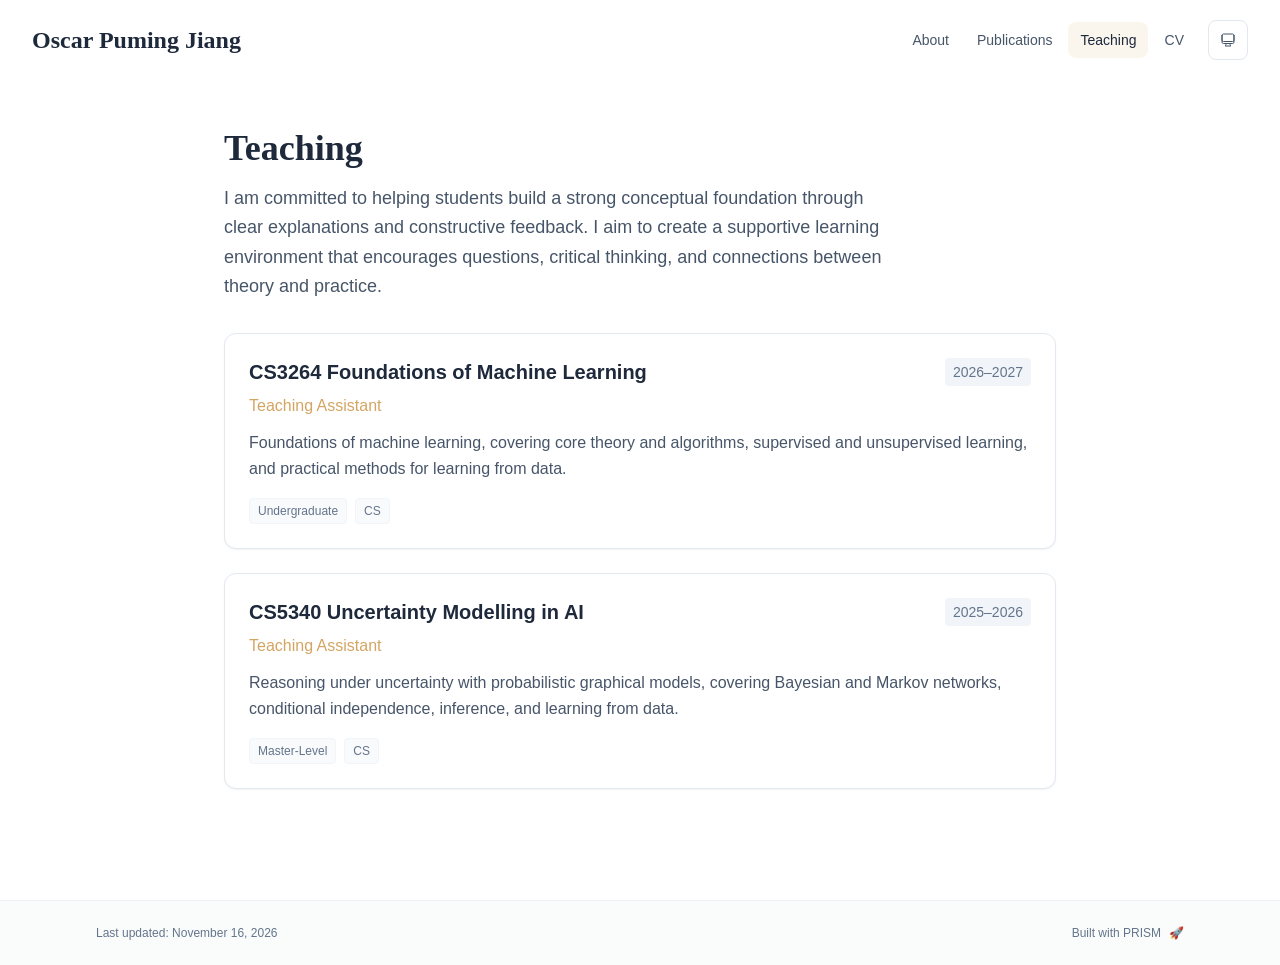
<file: teaching/index.html>
<!DOCTYPE html><html lang="en" class="scroll-smooth"><head><meta charSet="utf-8"/><meta name="viewport" content="width=device-width, initial-scale=1"/><link rel="stylesheet" href="/_next/static/css/2f6456352c0d0141.css" data-precedence="next"/><link rel="preload" as="script" fetchPriority="low" href="/_next/static/chunks/webpack-679b75d1c4c2027c.js"/><script src="/_next/static/chunks/4bd1b696-70b6d399998de86a.js" async=""></script><script src="/_next/static/chunks/684-5aaa8290a129f299.js" async=""></script><script src="/_next/static/chunks/main-app-c0c5560a37673fbd.js" async=""></script><script src="/_next/static/chunks/461-a9a5d7b05a71d978.js" async=""></script><script src="/_next/static/chunks/874-6cc630662f3664af.js" async=""></script><script src="/_next/static/chunks/781-565f00b965bb18d8.js" async=""></script><script src="/_next/static/chunks/app/layout-64c6c42224257f2a.js" async=""></script><script src="/_next/static/chunks/964-5bc7459f5685a571.js" async=""></script><script src="/_next/static/chunks/995-b3f3a42eb74e34c4.js" async=""></script><script src="/_next/static/chunks/app/%5Bslug%5D/page-b29c8602fad82af1.js" async=""></script><link rel="preload" href="https://plausible.io/js/pa-Pj_-Cljdo3YsBJ5MLdfdJ.js" as="script"/><link rel="icon" href="/favicon.svg" type="image/svg+xml"/><link rel="dns-prefetch" href="https://jialeliu.com"/><link rel="preconnect" href="https://jialeliu.com" crossorigin=""/><link rel="preload" as="font" type="font/woff2" href="https://jialeliu.com/fonts/georgiab.woff2" crossorigin=""/><script>
              try {
                const theme = localStorage.getItem('theme-storage');
                const parsed = theme ? JSON.parse(theme) : null;
                const setting = parsed?.state?.theme || 'system';
                const prefersDark = typeof window !== 'undefined' && window.matchMedia && window.matchMedia('(prefers-color-scheme: dark)').matches;
                const effective = setting === 'dark' ? 'dark' : (setting === 'light' ? 'light' : (prefersDark ? 'dark' : 'light'));
                var root = document.documentElement;
                root.classList.add(effective);
                root.setAttribute('data-theme', effective);
              } catch (e) {
                var root = document.documentElement;
                root.classList.add('light');
                root.setAttribute('data-theme', 'light');
              }
            </script><script>
    try {
      const cfg = {"enabled":false,"locales":["en"],"defaultLocale":"en","mode":"auto","fixedLocale":"en","persist":true,"switcher":true,"labels":{"en":"English"}};
      const storageKey = 'locale-storage';
      const normalize = (value) => typeof value === 'string' ? value.trim().replace('_', '-').toLowerCase() : '';
      const matchLocale = (candidate) => {
        const normalized = normalize(candidate);
        if (!normalized) return null;
        if (cfg.locales.includes(normalized)) return normalized;
        const language = normalized.split('-')[0];
        if (cfg.locales.includes(language)) return language;
        return null;
      };

      let resolved = null;

      if (cfg.persist) {
        resolved = matchLocale(localStorage.getItem(storageKey));
      }

      if (!resolved) {
        if (cfg.mode === 'fixed') {
          resolved = cfg.fixedLocale;
        } else {
          resolved = matchLocale(navigator.language);
        }
      }

      if (!resolved) {
        resolved = cfg.defaultLocale;
      }

      const root = document.documentElement;
      root.lang = resolved;
      root.setAttribute('data-locale', resolved);

      if (cfg.persist) {
        localStorage.setItem(storageKey, resolved);
      }
    } catch (e) {
      const root = document.documentElement;
      root.lang = 'en';
      root.setAttribute('data-locale', 'en');
    }
  </script><title>Teaching | Oscar Puming Jiang</title><meta name="description" content="I am committed to helping students build a strong conceptual foundation through clear explanations and constructive feedback. I aim to create a supportive learning environment that encourages questions, critical thinking, and connections between theory and practice."/><link rel="author" href="https://0scarj1ang.github.io/"/><meta name="author" content="Oscar Puming Jiang"/><meta name="keywords" content="Oscar Puming Jiang,PhD,Research,National University of Singapore,Robot Learning,Reusable Robot Skills,Imitation Learning,Generative Robot Policies,Inference-Time Guidance,Structural Priors,Skill Composition,Agentic Robot Systems,Embodied AI"/><meta name="creator" content="Oscar Puming Jiang"/><meta name="publisher" content="Oscar Puming Jiang"/><link rel="canonical" href="https://0scarj1ang.github.io/teaching/"/><meta name="google-site-verification" content="aLSjp_YCoErw0JgOhe7-SfFHD6SKjpC-JsXU3JaZCbw"/><meta property="og:title" content="Oscar Puming Jiang"/><meta property="og:description" content="PhD student at the National University of Singapore working on the reliable reuse of learned robot skills: expanding and understanding where a learned skill works."/><meta property="og:site_name" content="Oscar Puming Jiang&#x27;s Academic Website"/><meta property="og:locale" content="en_US"/><meta property="og:type" content="website"/><meta name="twitter:card" content="summary"/><meta name="twitter:title" content="Oscar Puming Jiang"/><meta name="twitter:description" content="PhD student at the National University of Singapore working on the reliable reuse of learned robot skills: expanding and understanding where a learned skill works."/><link rel="icon" href="/favicon.svg"/><script>document.querySelectorAll('body link[rel="icon"], body link[rel="apple-touch-icon"]').forEach(el => document.head.appendChild(el))</script><script src="/_next/static/chunks/polyfills-42372ed130431b0a.js" noModule=""></script></head><body class="font-sans antialiased"><div style="visibility:hidden"><nav class="fixed top-0 left-0 right-0 z-50" data-headlessui-state=""><div class="transition-all duration-300 ease-out bg-transparent" style="transform:translateY(-100px)"><div class="max-w-7xl mx-auto px-4 sm:px-6 lg:px-8"><div class="flex justify-between items-center h-16 lg:h-20"><div class="flex-shrink-0" tabindex="0"><a class="text-xl lg:text-2xl font-serif font-semibold text-primary hover:text-accent transition-colors duration-200" href="/">Oscar Puming Jiang</a></div><div class="hidden lg:block"><div class="ml-10 flex items-center space-x-3"><div class="relative flex items-baseline space-x-1"><a data-nav-href="/" class="relative px-3 py-2 text-sm font-medium rounded-lg transition-colors duration-150 text-neutral-600" href="/">About</a><a data-nav-href="/publications" class="relative px-3 py-2 text-sm font-medium rounded-lg transition-colors duration-150 text-neutral-600" href="/publications/">Publications</a><a data-nav-href="/teaching" class="relative px-3 py-2 text-sm font-medium rounded-lg transition-colors duration-150 text-primary" href="/teaching/">Teaching</a><a data-nav-href="/cv" class="relative px-3 py-2 text-sm font-medium rounded-lg transition-colors duration-150 text-neutral-600" href="/cv/">CV</a></div><div class="flex items-center justify-center w-10 h-10 rounded-lg border border-neutral-200 dark:border-[rgba(148,163,184,0.24)] bg-background dark:bg-neutral-800"><div class="w-4 h-4 rounded-full bg-neutral-300 animate-pulse"></div></div></div></div><div class="lg:hidden flex items-center space-x-2"><div class="flex items-center justify-center w-10 h-10 rounded-lg border border-neutral-200 dark:border-[rgba(148,163,184,0.24)] bg-background dark:bg-neutral-800"><div class="w-4 h-4 rounded-full bg-neutral-300 animate-pulse"></div></div><button class="inline-flex items-center justify-center p-2 rounded-md text-neutral-600 hover:text-primary hover:bg-neutral-100 dark:hover:bg-neutral-800 focus:outline-none focus:ring-2 focus:ring-inset focus:ring-accent transition-colors duration-200" id="headlessui-disclosure-button-«Rv5db»" type="button" aria-expanded="false" data-headlessui-state=""><span class="sr-only">Open main menu</span><div><svg xmlns="http://www.w3.org/2000/svg" fill="none" viewBox="0 0 24 24" stroke-width="1.5" stroke="currentColor" aria-hidden="true" data-slot="icon" class="block h-6 w-6"><path stroke-linecap="round" stroke-linejoin="round" d="M3.75 6.75h16.5M3.75 12h16.5m-16.5 5.25h16.5"></path></svg></div></button></div></div></div></div></nav><main class="min-h-screen pt-16 lg:pt-20"><script type="application/ld+json">{"@context":"https://schema.org","@graph":[{"@type":"WebSite","@id":"https://0scarj1ang.github.io/#website","url":"https://0scarj1ang.github.io/","name":"Oscar Puming Jiang","author":{"@id":"https://0scarj1ang.github.io/#person"}},{"@type":"Person","@id":"https://0scarj1ang.github.io/#person","name":"Oscar Puming Jiang","alternateName":["Puming Jiang","Oscar Jiang"],"url":"https://0scarj1ang.github.io/","image":"https://0scarj1ang.github.io/oscar_jiang_portrait.jpg","jobTitle":"PhD student","description":"PhD student at the National University of Singapore working on the reliable reuse of learned robot skills: expanding and understanding where a learned skill works.","affiliation":{"@type":"CollegeOrUniversity","name":"National University of Singapore"},"alumniOf":[{"@type":"CollegeOrUniversity","name":"University of Cambridge"},{"@type":"CollegeOrUniversity","name":"Imperial College London"}],"knowsAbout":["Robot Learning","Reusable Robot Skills","Imitation Learning","Generative Robot Policies","Inference-Time Guidance","Structural Priors","Skill Composition","Agentic Robot Systems","Embodied AI"],"sameAs":["https://github.com/0scarJ1ang","https://www.linkedin.com/in/puming-jiang-a2b312420/"]},{"@type":"WebPage","@id":"https://0scarj1ang.github.io/teaching/#webpage","url":"https://0scarj1ang.github.io/teaching/","name":"Teaching | Oscar Puming Jiang","isPartOf":{"@id":"https://0scarj1ang.github.io/#website"},"about":{"@id":"https://0scarj1ang.github.io/#person"}}]}</script><div class="max-w-4xl mx-auto px-4 sm:px-6 lg:px-8 py-12"><div style="opacity:0;transform:translateY(20px)"><div class="mb-8"><h1 class="text-4xl font-serif font-bold text-primary mb-4">Teaching</h1><div class="text-lg text-neutral-600 dark:text-neutral-500 max-w-2xl leading-relaxed"><p class="mb-3 last:mb-0">I am committed to helping students build a strong conceptual foundation through clear explanations and constructive feedback. I aim to create a supportive learning environment that encourages questions, critical thinking, and connections between theory and practice.</p></div></div><div class="grid gap-6"><div class="bg-white dark:bg-neutral-900 p-6 rounded-xl shadow-sm border border-neutral-200 dark:border-neutral-800 hover:shadow-lg transition-all duration-200 hover:scale-[1.01]" style="opacity:0;transform:translateY(20px)"><div class="flex justify-between items-start mb-2"><h3 class="text-xl font-semibold text-primary">CS3264 Foundations of Machine Learning</h3><span class="text-sm text-neutral-500 font-medium bg-neutral-100 dark:bg-neutral-800 px-2 py-1 rounded">2026–2027</span></div><p class="text-base text-accent font-medium mb-3">Teaching Assistant</p><div class="text-base text-neutral-600 dark:text-neutral-500 leading-relaxed"><p class="mb-3 last:mb-0">Foundations of machine learning, covering core theory and algorithms, supervised and unsupervised learning, and practical methods for learning from data.</p></div><div class="flex flex-wrap gap-2 mt-4"><span class="text-xs text-neutral-500 bg-neutral-50 dark:bg-neutral-800/50 px-2 py-1 rounded border border-neutral-100 dark:border-neutral-800">Undergraduate</span><span class="text-xs text-neutral-500 bg-neutral-50 dark:bg-neutral-800/50 px-2 py-1 rounded border border-neutral-100 dark:border-neutral-800">CS</span></div></div><div class="bg-white dark:bg-neutral-900 p-6 rounded-xl shadow-sm border border-neutral-200 dark:border-neutral-800 hover:shadow-lg transition-all duration-200 hover:scale-[1.01]" style="opacity:0;transform:translateY(20px)"><div class="flex justify-between items-start mb-2"><h3 class="text-xl font-semibold text-primary">CS5340 Uncertainty Modelling in AI</h3><span class="text-sm text-neutral-500 font-medium bg-neutral-100 dark:bg-neutral-800 px-2 py-1 rounded">2025–2026</span></div><p class="text-base text-accent font-medium mb-3">Teaching Assistant</p><div class="text-base text-neutral-600 dark:text-neutral-500 leading-relaxed"><p class="mb-3 last:mb-0">Reasoning under uncertainty with probabilistic graphical models, covering Bayesian and Markov networks, conditional independence, inference, and learning from data.</p></div><div class="flex flex-wrap gap-2 mt-4"><span class="text-xs text-neutral-500 bg-neutral-50 dark:bg-neutral-800/50 px-2 py-1 rounded border border-neutral-100 dark:border-neutral-800">Master-Level</span><span class="text-xs text-neutral-500 bg-neutral-50 dark:bg-neutral-800/50 px-2 py-1 rounded border border-neutral-100 dark:border-neutral-800">CS</span></div></div></div></div></div><!--$--><!--/$--><!--$--><!--/$--></main><footer class="border-t border-neutral-200/50 bg-neutral-50/50 dark:bg-neutral-900/50 dark:border-neutral-700/50"><div class="max-w-6xl mx-auto px-4 sm:px-6 lg:px-8 py-6"><div class="flex flex-col sm:flex-row justify-between items-center gap-2"><p class="text-xs text-neutral-500">Last updated<!-- -->: <!-- -->November 16, 2026</p><p class="text-xs text-neutral-500 flex items-center"><a href="https://github.com/xyjoey/PRISM" target="_blank" rel="noopener noreferrer">Built with PRISM</a><span class="ml-2">🚀</span></p></div></div></footer></div><script src="/_next/static/chunks/webpack-679b75d1c4c2027c.js" async=""></script><script>(self.__next_f=self.__next_f||[]).push([0])</script><script>self.__next_f.push([1,"1:\"$Sreact.fragment\"\n3:I[3719,[\"461\",\"static/chunks/461-a9a5d7b05a71d978.js\",\"874\",\"static/chunks/874-6cc630662f3664af.js\",\"781\",\"static/chunks/781-565f00b965bb18d8.js\",\"177\",\"static/chunks/app/layout-64c6c42224257f2a.js\"],\"ThemeProvider\"]\n4:I[310,[\"461\",\"static/chunks/461-a9a5d7b05a71d978.js\",\"874\",\"static/chunks/874-6cc630662f3664af.js\",\"781\",\"static/chunks/781-565f00b965bb18d8.js\",\"177\",\"static/chunks/app/layout-64c6c42224257f2a.js\"],\"LocaleProvider\"]\n5:I[4574,[\"461\",\"static/chunks/461-a9a5d7b05a71d978.js\",\"874\",\"static/chunks/874-6cc630662f3664af.js\",\"781\",\"static/chunks/781-565f00b965bb18d8.js\",\"177\",\"static/chunks/app/layout-64c6c42224257f2a.js\"],\"default\"]\n6:I[7555,[],\"\"]\n7:I[1295,[],\"\"]\n8:I[2548,[\"461\",\"static/chunks/461-a9a5d7b05a71d978.js\",\"874\",\"static/chunks/874-6cc630662f3664af.js\",\"781\",\"static/chunks/781-565f00b965bb18d8.js\",\"177\",\"static/chunks/app/layout-64c6c42224257f2a.js\"],\"default\"]\n9:I[9243,[\"461\",\"static/chunks/461-a9a5d7b05a71d978.js\",\"874\",\"static/chunks/874-6cc630662f3664af.js\",\"781\",\"static/chunks/781-565f00b965bb18d8.js\",\"177\",\"static/chunks/app/layout-64c6c42224257f2a.js\"],\"\"]\nb:I[9665,[],\"MetadataBoundary\"]\nd:I[9665,[],\"OutletBoundary\"]\n10:I[4911,[],\"AsyncMetadataOutlet\"]\n12:I[9665,[],\"ViewportBoundary\"]\n14:I[6614,[],\"\"]\n:HL[\"/_next/static/css/2f6456352c0d0141.css\",\"style\"]\n2:T57e,\n    try {\n      const cfg = {\"enabled\":false,\"locales\":[\"en\"],\"defaultLocale\":\"en\",\"mode\":\"auto\",\"fixedLocale\":\"en\",\"persist\":true,\"switcher\":true,\"labels\":{\"en\":\"English\"}};\n      const storageKey = 'locale-storage';\n      const normalize = (value) =\u003e typeof value === 'string' ? value.trim().replace('_', '-').toLowerCase() : '';\n      const matchLocale = (candidate) =\u003e {\n        const normalized = normalize(candidate);\n        if (!normalized) return null;\n        if (cfg.locales.includes(normalized)) return normalized;\n        const language = normalized.split('-')[0];\n        if (cfg.locales.includes(language)) return language;\n        return null;\n      };\n\n      let resolved = null;\n\n      if (cfg.per"])</script><script>self.__next_f.push([1,"sist) {\n        resolved = matchLocale(localStorage.getItem(storageKey));\n      }\n\n      if (!resolved) {\n        if (cfg.mode === 'fixed') {\n          resolved = cfg.fixedLocale;\n        } else {\n          resolved = matchLocale(navigator.language);\n        }\n      }\n\n      if (!resolved) {\n        resolved = cfg.defaultLocale;\n      }\n\n      const root = document.documentElement;\n      root.lang = resolved;\n      root.setAttribute('data-locale', resolved);\n\n      if (cfg.persist) {\n        localStorage.setItem(storageKey, resolved);\n      }\n    } catch (e) {\n      const root = document.documentElement;\n      root.lang = 'en';\n      root.setAttribute('data-locale', 'en');\n    }\n  "])</script><script>self.__next_f.push([1,"0:{\"P\":null,\"b\":\"hpJd0blhtLGSqZA-dC1vW\",\"p\":\"\",\"c\":[\"\",\"teaching\",\"\"],\"i\":false,\"f\":[[[\"\",{\"children\":[[\"slug\",\"teaching\",\"d\"],{\"children\":[\"__PAGE__\",{}]}]},\"$undefined\",\"$undefined\",true],[\"\",[\"$\",\"$1\",\"c\",{\"children\":[[[\"$\",\"link\",\"0\",{\"rel\":\"stylesheet\",\"href\":\"/_next/static/css/2f6456352c0d0141.css\",\"precedence\":\"next\",\"crossOrigin\":\"$undefined\",\"nonce\":\"$undefined\"}]],[\"$\",\"html\",null,{\"lang\":\"en\",\"className\":\"scroll-smooth\",\"suppressHydrationWarning\":true,\"children\":[[\"$\",\"head\",null,{\"children\":[[\"$\",\"link\",null,{\"rel\":\"icon\",\"href\":\"/favicon.svg\",\"type\":\"image/svg+xml\"}],[\"$\",\"link\",null,{\"rel\":\"dns-prefetch\",\"href\":\"https://jialeliu.com\"}],[\"$\",\"link\",null,{\"rel\":\"preconnect\",\"href\":\"https://jialeliu.com\",\"crossOrigin\":\"\"}],[\"$\",\"link\",null,{\"rel\":\"preload\",\"as\":\"font\",\"type\":\"font/woff2\",\"href\":\"https://jialeliu.com/fonts/georgiab.woff2\",\"crossOrigin\":\"\"}],[\"$\",\"script\",null,{\"dangerouslySetInnerHTML\":{\"__html\":\"\\n              try {\\n                const theme = localStorage.getItem('theme-storage');\\n                const parsed = theme ? JSON.parse(theme) : null;\\n                const setting = parsed?.state?.theme || 'system';\\n                const prefersDark = typeof window !== 'undefined' \u0026\u0026 window.matchMedia \u0026\u0026 window.matchMedia('(prefers-color-scheme: dark)').matches;\\n                const effective = setting === 'dark' ? 'dark' : (setting === 'light' ? 'light' : (prefersDark ? 'dark' : 'light'));\\n                var root = document.documentElement;\\n                root.classList.add(effective);\\n                root.setAttribute('data-theme', effective);\\n              } catch (e) {\\n                var root = document.documentElement;\\n                root.classList.add('light');\\n                root.setAttribute('data-theme', 'light');\\n              }\\n            \"}}],[\"$\",\"script\",null,{\"dangerouslySetInnerHTML\":{\"__html\":\"$2\"}}]]}],[\"$\",\"body\",null,{\"className\":\"font-sans antialiased\",\"children\":[[\"$\",\"$L3\",null,{\"children\":[\"$\",\"$L4\",null,{\"config\":{\"enabled\":false,\"locales\":[\"en\"],\"defaultLocale\":\"en\",\"mode\":\"auto\",\"fixedLocale\":\"en\",\"persist\":true,\"switcher\":true,\"labels\":{\"en\":\"English\"}},\"children\":[[\"$\",\"$L5\",null,{\"items\":[{\"title\":\"About\",\"type\":\"page\",\"target\":\"about\",\"href\":\"/\"},{\"title\":\"Publications\",\"type\":\"page\",\"target\":\"publications\",\"href\":\"/publications\"},{\"title\":\"Teaching\",\"type\":\"page\",\"target\":\"teaching\",\"href\":\"/teaching\"},{\"title\":\"CV\",\"type\":\"page\",\"target\":\"cv\",\"href\":\"/cv\"}],\"siteTitle\":\"Oscar Puming Jiang\",\"enableOnePageMode\":false,\"i18n\":\"$0:f:0:1:1:props:children:1:props:children:1:props:children:0:props:children:props:config\",\"itemsByLocale\":{\"en\":[{\"title\":\"About\",\"type\":\"page\",\"target\":\"about\",\"href\":\"/\"},{\"title\":\"Publications\",\"type\":\"page\",\"target\":\"publications\",\"href\":\"/publications\"},{\"title\":\"Teaching\",\"type\":\"page\",\"target\":\"teaching\",\"href\":\"/teaching\"},{\"title\":\"CV\",\"type\":\"page\",\"target\":\"cv\",\"href\":\"/cv\"}]},\"siteTitleByLocale\":{\"en\":\"Oscar Puming Jiang\"}}],[\"$\",\"main\",null,{\"className\":\"min-h-screen pt-16 lg:pt-20\",\"children\":[\"$\",\"$L6\",null,{\"parallelRouterKey\":\"children\",\"error\":\"$undefined\",\"errorStyles\":\"$undefined\",\"errorScripts\":\"$undefined\",\"template\":[\"$\",\"$L7\",null,{}],\"templateStyles\":\"$undefined\",\"templateScripts\":\"$undefined\",\"notFound\":[[[\"$\",\"title\",null,{\"children\":\"404: This page could not be found.\"}],[\"$\",\"div\",null,{\"style\":{\"fontFamily\":\"system-ui,\\\"Segoe UI\\\",Roboto,Helvetica,Arial,sans-serif,\\\"Apple Color Emoji\\\",\\\"Segoe UI Emoji\\\"\",\"height\":\"100vh\",\"textAlign\":\"center\",\"display\":\"flex\",\"flexDirection\":\"column\",\"alignItems\":\"center\",\"justifyContent\":\"center\"},\"children\":[\"$\",\"div\",null,{\"children\":[[\"$\",\"style\",null,{\"dangerouslySetInnerHTML\":{\"__html\":\"body{color:#000;background:#fff;margin:0}.next-error-h1{border-right:1px solid rgba(0,0,0,.3)}@media (prefers-color-scheme:dark){body{color:#fff;background:#000}.next-error-h1{border-right:1px solid rgba(255,255,255,.3)}}\"}}],[\"$\",\"h1\",null,{\"className\":\"next-error-h1\",\"style\":{\"display\":\"inline-block\",\"margin\":\"0 20px 0 0\",\"padding\":\"0 23px 0 0\",\"fontSize\":24,\"fontWeight\":500,\"verticalAlign\":\"top\",\"lineHeight\":\"49px\"},\"children\":404}],[\"$\",\"div\",null,{\"style\":{\"display\":\"inline-block\"},\"children\":[\"$\",\"h2\",null,{\"style\":{\"fontSize\":14,\"fontWeight\":400,\"lineHeight\":\"49px\",\"margin\":0},\"children\":\"This page could not be found.\"}]}]]}]}]],[]],\"forbidden\":\"$undefined\",\"unauthorized\":\"$undefined\"}]}],[\"$\",\"$L8\",null,{\"lastUpdated\":\"$undefined\",\"lastUpdatedByLocale\":{\"en\":\"November 16, 2026\"},\"defaultLocale\":\"en\"}]]}]}],[\"$\",\"$L9\",null,{\"src\":\"https://plausible.io/js/pa-Pj_-Cljdo3YsBJ5MLdfdJ.js\",\"strategy\":\"afterInteractive\"}],[\"$\",\"$L9\",null,{\"id\":\"plausible-init\",\"strategy\":\"afterInteractive\",\"dangerouslySetInnerHTML\":{\"__html\":\"\\n          window.plausible = window.plausible || function() {\\n          (window.plausible.q = window.plausible.q || []).push(arguments)\\n          };\\n          window.plausible.init = window.plausible.init || function(i) {\\n            window.plausible.o = i || {};\\n          };\\n          window.plausible.init();\\n        \"}}]]}]]}]]}],{\"children\":[[\"slug\",\"teaching\",\"d\"],[\"$\",\"$1\",\"c\",{\"children\":[null,[\"$\",\"$L6\",null,{\"parallelRouterKey\":\"children\",\"error\":\"$undefined\",\"errorStyles\":\"$undefined\",\"errorScripts\":\"$undefined\",\"template\":[\"$\",\"$L7\",null,{}],\"templateStyles\":\"$undefined\",\"templateScripts\":\"$undefined\",\"notFound\":\"$undefined\",\"forbidden\":\"$undefined\",\"unauthorized\":\"$undefined\"}]]}],{\"children\":[\"__PAGE__\",[\"$\",\"$1\",\"c\",{\"children\":[\"$La\",[\"$\",\"$Lb\",null,{\"children\":\"$Lc\"}],null,[\"$\",\"$Ld\",null,{\"children\":[\"$Le\",\"$Lf\",[\"$\",\"$L10\",null,{\"promise\":\"$@11\"}]]}]]}],{},null,false]},null,false]},null,false],[\"$\",\"$1\",\"h\",{\"children\":[null,[\"$\",\"$1\",\"B-VC-m5KSYcoEFkaVRWU6\",{\"children\":[[\"$\",\"$L12\",null,{\"children\":\"$L13\"}],null]}],null]}],false]],\"m\":\"$undefined\",\"G\":[\"$14\",\"$undefined\"],\"s\":false,\"S\":true}\n"])</script><script>self.__next_f.push([1,"15:\"$Sreact.suspense\"\n16:I[4911,[],\"AsyncMetadata\"]\n19:I[2382,[\"461\",\"static/chunks/461-a9a5d7b05a71d978.js\",\"964\",\"static/chunks/964-5bc7459f5685a571.js\",\"995\",\"static/chunks/995-b3f3a42eb74e34c4.js\",\"182\",\"static/chunks/app/%5Bslug%5D/page-b29c8602fad82af1.js\"],\"default\"]\nc:[\"$\",\"$15\",null,{\"fallback\":null,\"children\":[\"$\",\"$L16\",null,{\"promise\":\"$@17\"}]}]\n18:T5d2,{\"@context\":\"https://schema.org\",\"@graph\":[{\"@type\":\"WebSite\",\"@id\":\"https://0scarj1ang.github.io/#website\",\"url\":\"https://0scarj1ang.github.io/\",\"name\":\"Oscar Puming Jiang\",\"author\":{\"@id\":\"https://0scarj1ang.github.io/#person\"}},{\"@type\":\"Person\",\"@id\":\"https://0scarj1ang.github.io/#person\",\"name\":\"Oscar Puming Jiang\",\"alternateName\":[\"Puming Jiang\",\"Oscar Jiang\"],\"url\":\"https://0scarj1ang.github.io/\",\"image\":\"https://0scarj1ang.github.io/oscar_jiang_portrait.jpg\",\"jobTitle\":\"PhD student\",\"description\":\"PhD student at the National University of Singapore working on the reliable reuse of learned robot skills: expanding and understanding where a learned skill works.\",\"affiliation\":{\"@type\":\"CollegeOrUniversity\",\"name\":\"National University of Singapore\"},\"alumniOf\":[{\"@type\":\"CollegeOrUniversity\",\"name\":\"University of Cambridge\"},{\"@type\":\"CollegeOrUniversity\",\"name\":\"Imperial College London\"}],\"knowsAbout\":[\"Robot Learning\",\"Reusable Robot Skills\",\"Imitation Learning\",\"Generative Robot Policies\",\"Inference-Time Guidance\",\"Structural Priors\",\"Skill Composition\",\"Agentic Robot Systems\",\"Embodied AI\"],\"sameAs\":[\"https://github.com/0scarJ1ang\",\"https://www.linkedin.com/in/puming-jiang-a2b312420/\"]},{\"@type\":\"WebPage\",\"@id\":\"https://0scarj1ang.github.io/teaching/#webpage\",\"url\":\"https://0scarj1ang.github.io/teaching/\",\"name\":\"Teaching | Oscar Puming Jiang\",\"isPartOf\":{\"@id\":\"https://0scarj1ang.github.io/#website\"},\"about\":{\"@id\":\"https://0scarj1ang.github.io/#person\"}}]}a:[[\"$\",\"script\",null,{\"type\":\"application/ld+json\",\"dangerouslySetInnerHTML\":{\"__html\":\"$18\"}}],[\"$\",\"$L19\",null,{\"dataByLocale\":{\"en\":{\"type\":\"card\",\"config\":{\"type\":\"card\",\"title\":\"Teachi"])</script><script>self.__next_f.push([1,"ng\",\"description\":\"I am committed to helping students build a strong conceptual foundation through clear explanations and constructive feedback. I aim to create a supportive learning environment that encourages questions, critical thinking, and connections between theory and practice.\",\"items\":[{\"title\":\"CS3264 Foundations of Machine Learning\",\"subtitle\":\"Teaching Assistant\",\"date\":\"2026–2027\",\"content\":\"Foundations of machine learning, covering core theory and algorithms, supervised and unsupervised learning, and practical methods for learning from data.\",\"tags\":[\"Undergraduate\",\"CS\"]},{\"title\":\"CS5340 Uncertainty Modelling in AI\",\"subtitle\":\"Teaching Assistant\",\"date\":\"2025–2026\",\"content\":\"Reasoning under uncertainty with probabilistic graphical models, covering Bayesian and Markov networks, conditional independence, inference, and learning from data.\",\"tags\":[\"Master-Level\",\"CS\"]}]}}},\"defaultLocale\":\"en\"}]]\n"])</script><script>self.__next_f.push([1,"f:null\n"])</script><script>self.__next_f.push([1,"13:[[\"$\",\"meta\",\"0\",{\"charSet\":\"utf-8\"}],[\"$\",\"meta\",\"1\",{\"name\":\"viewport\",\"content\":\"width=device-width, initial-scale=1\"}]]\ne:null\n"])</script><script>self.__next_f.push([1,"17:{\"metadata\":[[\"$\",\"title\",\"0\",{\"children\":\"Teaching | Oscar Puming Jiang\"}],[\"$\",\"meta\",\"1\",{\"name\":\"description\",\"content\":\"I am committed to helping students build a strong conceptual foundation through clear explanations and constructive feedback. I aim to create a supportive learning environment that encourages questions, critical thinking, and connections between theory and practice.\"}],[\"$\",\"link\",\"2\",{\"rel\":\"author\",\"href\":\"https://0scarj1ang.github.io/\"}],[\"$\",\"meta\",\"3\",{\"name\":\"author\",\"content\":\"Oscar Puming Jiang\"}],[\"$\",\"meta\",\"4\",{\"name\":\"keywords\",\"content\":\"Oscar Puming Jiang,PhD,Research,National University of Singapore,Robot Learning,Reusable Robot Skills,Imitation Learning,Generative Robot Policies,Inference-Time Guidance,Structural Priors,Skill Composition,Agentic Robot Systems,Embodied AI\"}],[\"$\",\"meta\",\"5\",{\"name\":\"creator\",\"content\":\"Oscar Puming Jiang\"}],[\"$\",\"meta\",\"6\",{\"name\":\"publisher\",\"content\":\"Oscar Puming Jiang\"}],[\"$\",\"link\",\"7\",{\"rel\":\"canonical\",\"href\":\"https://0scarj1ang.github.io/teaching/\"}],[\"$\",\"meta\",\"8\",{\"name\":\"google-site-verification\",\"content\":\"aLSjp_YCoErw0JgOhe7-SfFHD6SKjpC-JsXU3JaZCbw\"}],[\"$\",\"meta\",\"9\",{\"property\":\"og:title\",\"content\":\"Oscar Puming Jiang\"}],[\"$\",\"meta\",\"10\",{\"property\":\"og:description\",\"content\":\"PhD student at the National University of Singapore working on the reliable reuse of learned robot skills: expanding and understanding where a learned skill works.\"}],[\"$\",\"meta\",\"11\",{\"property\":\"og:site_name\",\"content\":\"Oscar Puming Jiang's Academic Website\"}],[\"$\",\"meta\",\"12\",{\"property\":\"og:locale\",\"content\":\"en_US\"}],[\"$\",\"meta\",\"13\",{\"property\":\"og:type\",\"content\":\"website\"}],[\"$\",\"meta\",\"14\",{\"name\":\"twitter:card\",\"content\":\"summary\"}],[\"$\",\"meta\",\"15\",{\"name\":\"twitter:title\",\"content\":\"Oscar Puming Jiang\"}],[\"$\",\"meta\",\"16\",{\"name\":\"twitter:description\",\"content\":\"PhD student at the National University of Singapore working on the reliable reuse of learned robot skills: expanding and understanding where a learned skill works.\"}],[\"$\",\"link\",\"17\",{\"rel\":\"icon\",\"href\":\"/favicon.svg\"}]],\"error\":null,\"digest\":\"$undefined\"}\n"])</script><script>self.__next_f.push([1,"11:{\"metadata\":\"$17:metadata\",\"error\":null,\"digest\":\"$undefined\"}\n"])</script></body></html>
</file>
<file: _next/static/css/2f6456352c0d0141.css>
/*! tailwindcss v4.1.10 | MIT License | https://tailwindcss.com */@layer properties{@supports (((-webkit-hyphens:none)) and (not (margin-trim:inline))) or ((-moz-orient:inline) and (not (color:rgb(from red r g b)))){*,::backdrop,:after,:before{--tw-translate-x:0;--tw-translate-y:0;--tw-translate-z:0;--tw-rotate-x:initial;--tw-rotate-y:initial;--tw-rotate-z:initial;--tw-skew-x:initial;--tw-skew-y:initial;--tw-space-y-reverse:0;--tw-space-x-reverse:0;--tw-border-style:solid;--tw-leading:initial;--tw-font-weight:initial;--tw-shadow:0 0 #0000;--tw-shadow-color:initial;--tw-shadow-alpha:100%;--tw-inset-shadow:0 0 #0000;--tw-inset-shadow-color:initial;--tw-inset-shadow-alpha:100%;--tw-ring-color:initial;--tw-ring-shadow:0 0 #0000;--tw-inset-ring-color:initial;--tw-inset-ring-shadow:0 0 #0000;--tw-ring-inset:initial;--tw-ring-offset-width:0px;--tw-ring-offset-color:#fff;--tw-ring-offset-shadow:0 0 #0000;--tw-blur:initial;--tw-brightness:initial;--tw-contrast:initial;--tw-grayscale:initial;--tw-hue-rotate:initial;--tw-invert:initial;--tw-opacity:initial;--tw-saturate:initial;--tw-sepia:initial;--tw-drop-shadow:initial;--tw-drop-shadow-color:initial;--tw-drop-shadow-alpha:100%;--tw-drop-shadow-size:initial;--tw-backdrop-blur:initial;--tw-backdrop-brightness:initial;--tw-backdrop-contrast:initial;--tw-backdrop-grayscale:initial;--tw-backdrop-hue-rotate:initial;--tw-backdrop-invert:initial;--tw-backdrop-opacity:initial;--tw-backdrop-saturate:initial;--tw-backdrop-sepia:initial;--tw-duration:initial;--tw-ease:initial;--tw-scale-x:1;--tw-scale-y:1;--tw-scale-z:1;--tw-outline-style:solid}}}@layer theme{:host,:root{--font-sans:"Inter",-apple-system,BlinkMacSystemFont,"Segoe UI",Roboto,sans-serif;--color-red-50:oklch(97.1% .013 17.38);--color-red-400:oklch(70.4% .191 22.216);--color-red-600:oklch(57.7% .245 27.325);--color-red-900:oklch(39.6% .141 25.723);--color-white:#fff;--spacing:.25rem;--container-2xl:42rem;--container-3xl:48rem;--container-4xl:56rem;--container-6xl:72rem;--container-7xl:80rem;--text-xs:.75rem;--text-xs--line-height:calc(1/.75);--text-sm:.875rem;--text-sm--line-height:calc(1.25/.875);--text-base:1rem;--text-base--line-height:calc(1.5/1);--text-lg:1.125rem;--text-lg--line-height:calc(1.75/1.125);--text-xl:1.25rem;--text-xl--line-height:calc(1.75/1.25);--text-2xl:1.5rem;--text-2xl--line-height:calc(2/1.5);--text-3xl:1.875rem;--text-3xl--line-height:calc(2.25/1.875);--text-4xl:2.25rem;--text-4xl--line-height:calc(2.5/2.25);--font-weight-medium:500;--font-weight-semibold:600;--font-weight-bold:700;--leading-tight:1.25;--leading-snug:1.375;--leading-relaxed:1.625;--radius-md:.375rem;--radius-lg:.5rem;--radius-xl:.75rem;--radius-2xl:1rem;--ease-out:cubic-bezier(0,0,.2,1);--animate-pulse:pulse 2s cubic-bezier(.4,0,.6,1)infinite;--blur-xl:24px;--aspect-video:16/9;--default-transition-duration:.15s;--default-transition-timing-function:cubic-bezier(.4,0,.2,1);--default-font-family:"Inter",-apple-system,BlinkMacSystemFont,"Segoe UI",Roboto,sans-serif;--default-mono-font-family:"SF Mono",Monaco,"Cascadia Code","Roboto Mono",Consolas,"Courier New",monospace;--line-height-normal:1.5;--shadow-glass:0 8px 32px 0 #1f26875e}}@layer base{*,::backdrop,:after,:before{box-sizing:border-box;border:0 solid;margin:0;padding:0}::file-selector-button{box-sizing:border-box;border:0 solid;margin:0;padding:0}:host,html{-webkit-text-size-adjust:100%;tab-size:4;line-height:1.5;font-family:var(--default-font-family,ui-sans-serif,system-ui,sans-serif,"Apple Color Emoji","Segoe UI Emoji","Segoe UI Symbol","Noto Color Emoji");font-feature-settings:var(--default-font-feature-settings,normal);font-variation-settings:var(--default-font-variation-settings,normal);-webkit-tap-highlight-color:transparent}hr{height:0;color:inherit;border-top-width:1px}abbr:where([title]){-webkit-text-decoration:underline dotted;text-decoration:underline dotted}h1,h2,h3,h4,h5,h6{font-size:inherit;font-weight:inherit}a{color:inherit;-webkit-text-decoration:inherit;text-decoration:inherit}b,strong{font-weight:bolder}code,kbd,pre,samp{font-family:var(--default-mono-font-family,ui-monospace,SFMono-Regular,Menlo,Monaco,Consolas,"Liberation Mono","Courier New",monospace);font-feature-settings:var(--default-mono-font-feature-settings,normal);font-variation-settings:var(--default-mono-font-variation-settings,normal);font-size:1em}small{font-size:80%}sub,sup{vertical-align:baseline;font-size:75%;line-height:0;position:relative}sub{bottom:-.25em}sup{top:-.5em}table{text-indent:0;border-color:inherit;border-collapse:collapse}:-moz-focusring{outline:auto}progress{vertical-align:baseline}summary{display:list-item}menu,ol,ul{list-style:none}audio,canvas,embed,iframe,img,object,svg,video{vertical-align:middle;display:block}img,video{max-width:100%;height:auto}button,input,optgroup,select,textarea{font:inherit;font-feature-settings:inherit;font-variation-settings:inherit;letter-spacing:inherit;color:inherit;opacity:1;background-color:#0000;border-radius:0}::file-selector-button{font:inherit;font-feature-settings:inherit;font-variation-settings:inherit;letter-spacing:inherit;color:inherit;opacity:1;background-color:#0000;border-radius:0}:where(select:is([multiple],[size])) optgroup{font-weight:bolder}:where(select:is([multiple],[size])) optgroup option{padding-inline-start:20px}::file-selector-button{margin-inline-end:4px}::placeholder{opacity:1}@supports (not ((-webkit-appearance:-apple-pay-button))) or (contain-intrinsic-size:1px){::placeholder{color:currentColor}@supports (color:color-mix(in lab,red,red)){::placeholder{color:color-mix(in oklab,currentcolor 50%,transparent)}}}textarea{resize:vertical}::-webkit-search-decoration{-webkit-appearance:none}::-webkit-date-and-time-value{min-height:1lh;text-align:inherit}::-webkit-datetime-edit{display:inline-flex}::-webkit-datetime-edit-fields-wrapper{padding:0}::-webkit-datetime-edit,::-webkit-datetime-edit-year-field{padding-block:0}::-webkit-datetime-edit-day-field,::-webkit-datetime-edit-month-field{padding-block:0}::-webkit-datetime-edit-hour-field,::-webkit-datetime-edit-minute-field{padding-block:0}::-webkit-datetime-edit-millisecond-field,::-webkit-datetime-edit-second-field{padding-block:0}::-webkit-datetime-edit-meridiem-field{padding-block:0}:-moz-ui-invalid{box-shadow:none}button,input:where([type=button],[type=reset],[type=submit]){appearance:button}::file-selector-button{appearance:button}::-webkit-inner-spin-button,::-webkit-outer-spin-button{height:auto}[hidden]:where(:not([hidden=until-found])){display:none!important}}@layer components;@layer utilities{.pointer-events-none{pointer-events:none}.sr-only{clip:rect(0,0,0,0);white-space:nowrap;border-width:0;width:1px;height:1px;margin:-1px;padding:0;overflow:hidden}.absolute,.sr-only{position:absolute}.fixed{position:fixed}.relative{position:relative}.static{position:static}.sticky{position:sticky}.inset-0{inset:calc(var(--spacing)*0)}.top-0{top:calc(var(--spacing)*0)}.top-1\/2{top:50%}.top-2{top:calc(var(--spacing)*2)}.top-8{top:calc(var(--spacing)*8)}.top-full{top:100%}.right-0{right:calc(var(--spacing)*0)}.right-2{right:calc(var(--spacing)*2)}.left-0{left:calc(var(--spacing)*0)}.left-1\/2{left:50%}.left-3{left:calc(var(--spacing)*3)}.z-10{z-index:10}.z-20{z-index:20}.z-40{z-index:40}.z-50{z-index:50}.container{width:100%}@media (min-width:40rem){.container{max-width:40rem}}@media (min-width:48rem){.container{max-width:48rem}}@media (min-width:64rem){.container{max-width:64rem}}@media (min-width:80rem){.container{max-width:80rem}}@media (min-width:96rem){.container{max-width:96rem}}.mx-auto{margin-inline:auto}.my-4{margin-block:calc(var(--spacing)*4)}.mt-1{margin-top:calc(var(--spacing)*1)}.mt-1\.5{margin-top:calc(var(--spacing)*1.5)}.mt-2{margin-top:calc(var(--spacing)*2)}.mt-3{margin-top:calc(var(--spacing)*3)}.mt-4{margin-top:calc(var(--spacing)*4)}.mt-6{margin-top:calc(var(--spacing)*6)}.mt-8{margin-top:calc(var(--spacing)*8)}.mt-auto{margin-top:auto}.mr-1{margin-right:calc(var(--spacing)*1)}.mr-1\.5{margin-right:calc(var(--spacing)*1.5)}.mr-2{margin-right:calc(var(--spacing)*2)}.mb-1{margin-bottom:calc(var(--spacing)*1)}.mb-2{margin-bottom:calc(var(--spacing)*2)}.mb-3{margin-bottom:calc(var(--spacing)*3)}.mb-4{margin-bottom:calc(var(--spacing)*4)}.mb-6{margin-bottom:calc(var(--spacing)*6)}.mb-8{margin-bottom:calc(var(--spacing)*8)}.ml-1\.5{margin-left:calc(var(--spacing)*1.5)}.ml-2{margin-left:calc(var(--spacing)*2)}.ml-4{margin-left:calc(var(--spacing)*4)}.ml-10{margin-left:calc(var(--spacing)*10)}.block{display:block}.contents{display:contents}.flex{display:flex}.grid{display:grid}.hidden{display:none}.inline-block{display:inline-block}.inline-flex{display:inline-flex}.aspect-\[4\/3\]{aspect-ratio:4/3}.aspect-video{aspect-ratio:var(--aspect-video)}.h-0{height:calc(var(--spacing)*0)}.h-2\.5{height:calc(var(--spacing)*2.5)}.h-3{height:calc(var(--spacing)*3)}.h-3\.5{height:calc(var(--spacing)*3.5)}.h-4{height:calc(var(--spacing)*4)}.h-5{height:calc(var(--spacing)*5)}.h-6{height:calc(var(--spacing)*6)}.h-10{height:calc(var(--spacing)*10)}.h-16{height:calc(var(--spacing)*16)}.h-64{height:calc(var(--spacing)*64)}.h-full{height:100%}.min-h-screen{min-height:100vh}.w-0{width:calc(var(--spacing)*0)}.w-2\.5{width:calc(var(--spacing)*2.5)}.w-3{width:calc(var(--spacing)*3)}.w-3\.5{width:calc(var(--spacing)*3.5)}.w-4{width:calc(var(--spacing)*4)}.w-5{width:calc(var(--spacing)*5)}.w-6{width:calc(var(--spacing)*6)}.w-10{width:calc(var(--spacing)*10)}.w-14{width:calc(var(--spacing)*14)}.w-16{width:calc(var(--spacing)*16)}.w-32{width:calc(var(--spacing)*32)}.w-36{width:calc(var(--spacing)*36)}.w-64{width:calc(var(--spacing)*64)}.w-full{width:100%}.max-w-2xl{max-width:var(--container-2xl)}.max-w-3xl{max-width:var(--container-3xl)}.max-w-4xl{max-width:var(--container-4xl)}.max-w-6xl{max-width:var(--container-6xl)}.max-w-7xl{max-width:var(--container-7xl)}.max-w-\[calc\(100vw-2rem\)\]{max-width:calc(100vw - 2rem)}.min-w-0{min-width:calc(var(--spacing)*0)}.flex-1{flex:1}.flex-shrink-0,.shrink-0{flex-shrink:0}.flex-grow{flex-grow:1}.-translate-x-1\/2{--tw-translate-x:calc(calc(1/2*100%)*-1)}.-translate-x-1\/2,.-translate-y-1\/2{translate:var(--tw-translate-x)var(--tw-translate-y)}.-translate-y-1\/2{--tw-translate-y:calc(calc(1/2*100%)*-1)}.-translate-y-full{--tw-translate-y:-100%;translate:var(--tw-translate-x)var(--tw-translate-y)}.transform{transform:var(--tw-rotate-x,)var(--tw-rotate-y,)var(--tw-rotate-z,)var(--tw-skew-x,)var(--tw-skew-y,)}.animate-pulse{animation:var(--animate-pulse)}.cursor-pointer{cursor:pointer}.resize{resize:both}.scroll-mt-24{scroll-margin-top:calc(var(--spacing)*24)}.list-inside{list-style-position:inside}.list-decimal{list-style-type:decimal}.list-disc{list-style-type:disc}.grid-cols-1{grid-template-columns:repeat(1,minmax(0,1fr))}.flex-col{flex-direction:column}.flex-wrap{flex-wrap:wrap}.items-baseline{align-items:baseline}.items-center{align-items:center}.items-start{align-items:flex-start}.justify-between{justify-content:space-between}.justify-center{justify-content:center}.gap-1{gap:calc(var(--spacing)*1)}.gap-2{gap:calc(var(--spacing)*2)}.gap-3{gap:calc(var(--spacing)*3)}.gap-4{gap:calc(var(--spacing)*4)}.gap-5{gap:calc(var(--spacing)*5)}.gap-6{gap:calc(var(--spacing)*6)}.gap-12{gap:calc(var(--spacing)*12)}:where(.space-y-1>:not(:last-child)){--tw-space-y-reverse:0;margin-block-start:calc(calc(var(--spacing)*1)*var(--tw-space-y-reverse));margin-block-end:calc(calc(var(--spacing)*1)*calc(1 - var(--tw-space-y-reverse)))}:where(.space-y-2>:not(:last-child)){--tw-space-y-reverse:0;margin-block-start:calc(calc(var(--spacing)*2)*var(--tw-space-y-reverse));margin-block-end:calc(calc(var(--spacing)*2)*calc(1 - var(--tw-space-y-reverse)))}:where(.space-y-3>:not(:last-child)){--tw-space-y-reverse:0;margin-block-start:calc(calc(var(--spacing)*3)*var(--tw-space-y-reverse));margin-block-end:calc(calc(var(--spacing)*3)*calc(1 - var(--tw-space-y-reverse)))}:where(.space-y-4>:not(:last-child)){--tw-space-y-reverse:0;margin-block-start:calc(calc(var(--spacing)*4)*var(--tw-space-y-reverse));margin-block-end:calc(calc(var(--spacing)*4)*calc(1 - var(--tw-space-y-reverse)))}:where(.space-y-5>:not(:last-child)){--tw-space-y-reverse:0;margin-block-start:calc(calc(var(--spacing)*5)*var(--tw-space-y-reverse));margin-block-end:calc(calc(var(--spacing)*5)*calc(1 - var(--tw-space-y-reverse)))}:where(.space-y-6>:not(:last-child)){--tw-space-y-reverse:0;margin-block-start:calc(calc(var(--spacing)*6)*var(--tw-space-y-reverse));margin-block-end:calc(calc(var(--spacing)*6)*calc(1 - var(--tw-space-y-reverse)))}:where(.space-y-8>:not(:last-child)){--tw-space-y-reverse:0;margin-block-start:calc(calc(var(--spacing)*8)*var(--tw-space-y-reverse));margin-block-end:calc(calc(var(--spacing)*8)*calc(1 - var(--tw-space-y-reverse)))}:where(.space-x-0\.5>:not(:last-child)){--tw-space-x-reverse:0;margin-inline-start:calc(calc(var(--spacing)*.5)*var(--tw-space-x-reverse));margin-inline-end:calc(calc(var(--spacing)*.5)*calc(1 - var(--tw-space-x-reverse)))}:where(.space-x-1>:not(:last-child)){--tw-space-x-reverse:0;margin-inline-start:calc(calc(var(--spacing)*1)*var(--tw-space-x-reverse));margin-inline-end:calc(calc(var(--spacing)*1)*calc(1 - var(--tw-space-x-reverse)))}:where(.space-x-2>:not(:last-child)){--tw-space-x-reverse:0;margin-inline-start:calc(calc(var(--spacing)*2)*var(--tw-space-x-reverse));margin-inline-end:calc(calc(var(--spacing)*2)*calc(1 - var(--tw-space-x-reverse)))}:where(.space-x-3>:not(:last-child)){--tw-space-x-reverse:0;margin-inline-start:calc(calc(var(--spacing)*3)*var(--tw-space-x-reverse));margin-inline-end:calc(calc(var(--spacing)*3)*calc(1 - var(--tw-space-x-reverse)))}.overflow-hidden{overflow:hidden}.overflow-x-auto{overflow-x:auto}.scroll-smooth{scroll-behavior:smooth}.rounded{border-radius:.25rem}.rounded-2xl{border-radius:var(--radius-2xl)}.rounded-full{border-radius:3.40282e+38px}.rounded-lg{border-radius:var(--radius-lg)}.rounded-md{border-radius:var(--radius-md)}.rounded-xl{border-radius:var(--radius-xl)}.border{border-style:var(--tw-border-style);border-width:1px}.border-t{border-top-style:var(--tw-border-style);border-top-width:1px}.border-t-4{border-top-style:var(--tw-border-style);border-top-width:4px}.border-r-4{border-right-style:var(--tw-border-style);border-right-width:4px}.border-b{border-bottom-style:var(--tw-border-style);border-bottom-width:1px}.border-l-4{border-left-style:var(--tw-border-style);border-left-width:4px}.border-l-\[3px\]{border-left-style:var(--tw-border-style);border-left-width:3px}.border-accent,.border-accent\/50{border-color:var(--accent)}@supports (color:color-mix(in lab,red,red)){.border-accent\/50{border-color:color-mix(in oklab,var(--accent)50%,transparent)}}.border-neutral-100{border-color:var(--neutral-100)}.border-neutral-200,.border-neutral-200\/50{border-color:var(--neutral-200)}@supports (color:color-mix(in lab,red,red)){.border-neutral-200\/50{border-color:color-mix(in oklab,var(--neutral-200)50%,transparent)}}.border-transparent{border-color:#0000}.border-t-accent{border-top-color:var(--accent)}.border-t-neutral-800{border-top-color:var(--neutral-800)}.bg-accent,.bg-accent\/10{background-color:var(--accent)}@supports (color:color-mix(in lab,red,red)){.bg-accent\/10{background-color:color-mix(in oklab,var(--accent)10%,transparent)}}.bg-accent\/\[0\.07\]{background-color:var(--accent)}@supports (color:color-mix(in lab,red,red)){.bg-accent\/\[0\.07\]{background-color:color-mix(in oklab,var(--accent)7%,transparent)}}.bg-background,.bg-background\/80{background-color:var(--background)}@supports (color:color-mix(in lab,red,red)){.bg-background\/80{background-color:color-mix(in oklab,var(--background)80%,transparent)}}.bg-background\/95{background-color:var(--background)}@supports (color:color-mix(in lab,red,red)){.bg-background\/95{background-color:color-mix(in oklab,var(--background)95%,transparent)}}.bg-neutral-50,.bg-neutral-50\/50{background-color:var(--neutral-50)}@supports (color:color-mix(in lab,red,red)){.bg-neutral-50\/50{background-color:color-mix(in oklab,var(--neutral-50)50%,transparent)}}.bg-neutral-100{background-color:var(--neutral-100)}.bg-neutral-300{background-color:var(--neutral-300)}.bg-neutral-800{background-color:var(--neutral-800)}.bg-red-50{background-color:var(--color-red-50)}.bg-transparent{background-color:#0000}.bg-white{background-color:var(--color-white)}.object-contain{object-fit:contain}.object-cover{object-fit:cover}.object-\[32\%_center\]{object-position:32% center}.p-1\.5{padding:calc(var(--spacing)*1.5)}.p-2{padding:calc(var(--spacing)*2)}.p-4{padding:calc(var(--spacing)*4)}.p-6{padding:calc(var(--spacing)*6)}.px-1\.5{padding-inline:calc(var(--spacing)*1.5)}.px-2{padding-inline:calc(var(--spacing)*2)}.px-3{padding-inline:calc(var(--spacing)*3)}.px-4{padding-inline:calc(var(--spacing)*4)}.px-6{padding-inline:calc(var(--spacing)*6)}.py-0\.5{padding-block:calc(var(--spacing)*.5)}.py-1{padding-block:calc(var(--spacing)*1)}.py-2{padding-block:calc(var(--spacing)*2)}.py-3{padding-block:calc(var(--spacing)*3)}.py-4{padding-block:calc(var(--spacing)*4)}.py-6{padding-block:calc(var(--spacing)*6)}.py-8{padding-block:calc(var(--spacing)*8)}.py-12{padding-block:calc(var(--spacing)*12)}.pt-2{padding-top:calc(var(--spacing)*2)}.pt-16{padding-top:calc(var(--spacing)*16)}.pr-4{padding-right:calc(var(--spacing)*4)}.pb-2{padding-bottom:calc(var(--spacing)*2)}.pb-3{padding-bottom:calc(var(--spacing)*3)}.pl-4{padding-left:calc(var(--spacing)*4)}.pl-5{padding-left:calc(var(--spacing)*5)}.pl-10{padding-left:calc(var(--spacing)*10)}.text-center{text-align:center}.font-handwritten{font-family:Caveat,Segoe Print,Bradley Hand,cursive}.font-mono{font-family:SF Mono,Monaco,Cascadia Code,Roboto Mono,Consolas,Courier New,monospace}.font-sans{font-family:Inter,-apple-system,BlinkMacSystemFont,Segoe UI,Roboto,sans-serif}.font-serif{font-family:Georgia CDN,Georgia,serif}.text-2xl{font-size:var(--text-2xl);line-height:var(--tw-leading,var(--text-2xl--line-height))}.text-3xl{font-size:var(--text-3xl);line-height:var(--tw-leading,var(--text-3xl--line-height))}.text-4xl{font-size:var(--text-4xl);line-height:var(--tw-leading,var(--text-4xl--line-height))}.text-base{font-size:var(--text-base);line-height:var(--tw-leading,var(--text-base--line-height))}.text-lg{font-size:var(--text-lg);line-height:var(--tw-leading,var(--text-lg--line-height))}.text-sm{font-size:var(--text-sm);line-height:var(--tw-leading,var(--text-sm--line-height))}.text-xl{font-size:var(--text-xl);line-height:var(--tw-leading,var(--text-xl--line-height))}.text-xs{font-size:var(--text-xs);line-height:var(--tw-leading,var(--text-xs--line-height))}.text-\[0\.95em\]{font-size:.95em}.text-\[0\.95rem\]{font-size:.95rem}.leading-relaxed{--tw-leading:var(--leading-relaxed);line-height:var(--leading-relaxed)}.leading-snug{--tw-leading:var(--leading-snug);line-height:var(--leading-snug)}.leading-tight{--tw-leading:var(--leading-tight);line-height:var(--leading-tight)}.font-bold{--tw-font-weight:var(--font-weight-bold);font-weight:var(--font-weight-bold)}.font-medium{--tw-font-weight:var(--font-weight-medium);font-weight:var(--font-weight-medium)}.font-semibold{--tw-font-weight:var(--font-weight-semibold);font-weight:var(--font-weight-semibold)}.break-words{overflow-wrap:break-word}.whitespace-nowrap{white-space:nowrap}.whitespace-pre-wrap{white-space:pre-wrap}.text-accent{color:var(--accent)}.text-neutral-400{color:var(--neutral-400)}.text-neutral-500{color:var(--neutral-500)}.text-neutral-600{color:var(--neutral-600)}.text-neutral-700{color:var(--neutral-700)}.text-neutral-800{color:var(--neutral-800)}.text-primary{color:var(--primary)}.text-red-600{color:var(--color-red-600)}.text-white{color:var(--color-white)}.capitalize{text-transform:capitalize}.italic{font-style:italic}.underline{text-decoration-line:underline}.decoration-accent{-webkit-text-decoration-color:var(--accent);text-decoration-color:var(--accent)}.underline-offset-4{text-underline-offset:4px}.antialiased{-webkit-font-smoothing:antialiased;-moz-osx-font-smoothing:grayscale}.opacity-60{opacity:.6}.opacity-70{opacity:.7}.shadow-lg{--tw-shadow:0 10px 15px -3px var(--tw-shadow-color,#0000001a),0 4px 6px -2px var(--tw-shadow-color,#0000000d)}.shadow-lg,.shadow-sm{box-shadow:var(--tw-inset-shadow),var(--tw-inset-ring-shadow),var(--tw-ring-offset-shadow),var(--tw-ring-shadow),var(--tw-shadow)}.shadow-sm{--tw-shadow:0 1px 2px 0 var(--tw-shadow-color,#0000000d)}.filter{filter:var(--tw-blur,)var(--tw-brightness,)var(--tw-contrast,)var(--tw-grayscale,)var(--tw-hue-rotate,)var(--tw-invert,)var(--tw-saturate,)var(--tw-sepia,)var(--tw-drop-shadow,)}.backdrop-blur-xl{--tw-backdrop-blur:blur(var(--blur-xl));-webkit-backdrop-filter:var(--tw-backdrop-blur,)var(--tw-backdrop-brightness,)var(--tw-backdrop-contrast,)var(--tw-backdrop-grayscale,)var(--tw-backdrop-hue-rotate,)var(--tw-backdrop-invert,)var(--tw-backdrop-opacity,)var(--tw-backdrop-saturate,)var(--tw-backdrop-sepia,);backdrop-filter:var(--tw-backdrop-blur,)var(--tw-backdrop-brightness,)var(--tw-backdrop-contrast,)var(--tw-backdrop-grayscale,)var(--tw-backdrop-hue-rotate,)var(--tw-backdrop-invert,)var(--tw-backdrop-opacity,)var(--tw-backdrop-saturate,)var(--tw-backdrop-sepia,)}.transition{transition-property:color,background-color,border-color,outline-color,text-decoration-color,fill,stroke,--tw-gradient-from,--tw-gradient-via,--tw-gradient-to,opacity,box-shadow,transform,translate,scale,rotate,filter,-webkit-backdrop-filter,backdrop-filter,display,visibility,content-visibility,overlay,pointer-events;transition-timing-function:var(--tw-ease,var(--default-transition-timing-function));transition-duration:var(--tw-duration,var(--default-transition-duration))}.transition-all{transition-property:all;transition-timing-function:var(--tw-ease,var(--default-transition-timing-function));transition-duration:var(--tw-duration,var(--default-transition-duration))}.transition-colors{transition-property:color,background-color,border-color,outline-color,text-decoration-color,fill,stroke,--tw-gradient-from,--tw-gradient-via,--tw-gradient-to;transition-timing-function:var(--tw-ease,var(--default-transition-timing-function));transition-duration:var(--tw-duration,var(--default-transition-duration))}.transition-shadow{transition-property:box-shadow;transition-timing-function:var(--tw-ease,var(--default-transition-timing-function));transition-duration:var(--tw-duration,var(--default-transition-duration))}.transition-transform{transition-property:transform,translate,scale,rotate;transition-timing-function:var(--tw-ease,var(--default-transition-timing-function));transition-duration:var(--tw-duration,var(--default-transition-duration))}.duration-150{--tw-duration:.15s;transition-duration:.15s}.duration-200{--tw-duration:.2s;transition-duration:.2s}.duration-300{--tw-duration:.3s;transition-duration:.3s}.ease-out{--tw-ease:var(--ease-out);transition-timing-function:var(--ease-out)}@media (hover:hover){.group-hover\:translate-x-0\.5:is(:where(.group):hover *){--tw-translate-x:calc(var(--spacing)*.5);translate:var(--tw-translate-x)var(--tw-translate-y)}}.last\:mb-0:last-child{margin-bottom:calc(var(--spacing)*0)}@media (hover:hover){.hover\:scale-105:hover{--tw-scale-x:105%;--tw-scale-y:105%;--tw-scale-z:105%;scale:var(--tw-scale-x)var(--tw-scale-y)}.hover\:scale-\[1\.01\]:hover{scale:1.01}.hover\:scale-\[1\.02\]:hover{scale:1.02}.hover\:border-accent:hover{border-color:var(--accent)}.hover\:bg-accent:hover{background-color:var(--accent)}.hover\:bg-accent-dark:hover{background-color:var(--accent-dark)}.hover\:bg-accent\/10:hover{background-color:var(--accent)}@supports (color:color-mix(in lab,red,red)){.hover\:bg-accent\/10:hover{background-color:color-mix(in oklab,var(--accent)10%,transparent)}}.hover\:bg-neutral-50:hover{background-color:var(--neutral-50)}.hover\:bg-neutral-100:hover{background-color:var(--neutral-100)}.hover\:bg-red-50:hover{background-color:var(--color-red-50)}.hover\:text-accent:hover{color:var(--accent)}.hover\:text-accent-dark:hover{color:var(--accent-dark)}.hover\:text-primary:hover{color:var(--primary)}.hover\:text-red-600:hover{color:var(--color-red-600)}.hover\:text-white:hover{color:var(--color-white)}.hover\:decoration-2:hover{text-decoration-thickness:2px}.hover\:shadow-lg:hover{--tw-shadow:0 10px 15px -3px var(--tw-shadow-color,#0000001a),0 4px 6px -2px var(--tw-shadow-color,#0000000d)}.hover\:shadow-lg:hover,.hover\:shadow-md:hover{box-shadow:var(--tw-inset-shadow),var(--tw-inset-ring-shadow),var(--tw-ring-offset-shadow),var(--tw-ring-shadow),var(--tw-shadow)}.hover\:shadow-md:hover{--tw-shadow:0 4px 6px -1px var(--tw-shadow-color,#0000001a),0 2px 4px -1px var(--tw-shadow-color,#0000000f)}.hover\:shadow-sm:hover{--tw-shadow:0 1px 2px 0 var(--tw-shadow-color,#0000000d)}.hover\:shadow-sm:hover,.hover\:shadow-xl:hover{box-shadow:var(--tw-inset-shadow),var(--tw-inset-ring-shadow),var(--tw-ring-offset-shadow),var(--tw-ring-shadow),var(--tw-shadow)}.hover\:shadow-xl:hover{--tw-shadow:0 20px 25px -5px var(--tw-shadow-color,#0000001a),0 10px 10px -5px var(--tw-shadow-color,#0000000a)}}.focus\:border-transparent:focus{border-color:#0000}.focus\:ring-2:focus{--tw-ring-shadow:var(--tw-ring-inset,)0 0 0 calc(2px + var(--tw-ring-offset-width))var(--tw-ring-color,currentcolor);box-shadow:var(--tw-inset-shadow),var(--tw-inset-ring-shadow),var(--tw-ring-offset-shadow),var(--tw-ring-shadow),var(--tw-shadow)}.focus\:ring-accent:focus{--tw-ring-color:var(--accent)}.focus\:outline-none:focus{--tw-outline-style:none;outline-style:none}.focus\:ring-inset:focus{--tw-ring-inset:inset}.focus-visible\:ring-2:focus-visible{--tw-ring-shadow:var(--tw-ring-inset,)0 0 0 calc(2px + var(--tw-ring-offset-width))var(--tw-ring-color,currentcolor);box-shadow:var(--tw-inset-shadow),var(--tw-inset-ring-shadow),var(--tw-ring-offset-shadow),var(--tw-ring-shadow),var(--tw-shadow)}.focus-visible\:ring-accent\/50:focus-visible{--tw-ring-color:var(--accent)}@supports (color:color-mix(in lab,red,red)){.focus-visible\:ring-accent\/50:focus-visible{--tw-ring-color:color-mix(in oklab,var(--accent)50%,transparent)}}.focus-visible\:outline-2:focus-visible{outline-style:var(--tw-outline-style);outline-width:2px}.focus-visible\:outline-offset-4:focus-visible{outline-offset:4px}.focus-visible\:outline-offset-\[-2px\]:focus-visible{outline-offset:-2px}.focus-visible\:outline-accent:focus-visible{outline-color:var(--accent)}@media (min-width:40rem){.sm\:hidden{display:none}.sm\:inline{display:inline}.sm\:w-48{width:calc(var(--spacing)*48)}.sm\:w-auto{width:auto}.sm\:max-w-none{max-width:none}.sm\:flex-row{flex-direction:row}.sm\:gap-4{gap:calc(var(--spacing)*4)}:where(.sm\:space-y-0>:not(:last-child)){--tw-space-y-reverse:0;margin-block-start:calc(calc(var(--spacing)*0)*var(--tw-space-y-reverse));margin-block-end:calc(calc(var(--spacing)*0)*calc(1 - var(--tw-space-y-reverse)))}:where(.sm\:space-x-2>:not(:last-child)){--tw-space-x-reverse:0;margin-inline-start:calc(calc(var(--spacing)*2)*var(--tw-space-x-reverse));margin-inline-end:calc(calc(var(--spacing)*2)*calc(1 - var(--tw-space-x-reverse)))}.sm\:p-2{padding:calc(var(--spacing)*2)}.sm\:px-3{padding-inline:calc(var(--spacing)*3)}.sm\:px-6{padding-inline:calc(var(--spacing)*6)}.sm\:whitespace-nowrap{white-space:nowrap}}@media (min-width:48rem){.md\:w-56{width:calc(var(--spacing)*56)}.md\:flex-row{flex-direction:row}}@media (min-width:64rem){.lg\:col-span-1{grid-column:span 1/span 1}.lg\:col-span-2{grid-column:span 2/span 2}.lg\:block{display:block}.lg\:hidden{display:none}.lg\:h-20{height:calc(var(--spacing)*20)}.lg\:w-52{width:calc(var(--spacing)*52)}.lg\:w-64{width:calc(var(--spacing)*64)}.lg\:grid-cols-3{grid-template-columns:repeat(3,minmax(0,1fr))}.lg\:px-8{padding-inline:calc(var(--spacing)*8)}.lg\:pt-20{padding-top:calc(var(--spacing)*20)}.lg\:text-2xl{font-size:var(--text-2xl);line-height:var(--tw-leading,var(--text-2xl--line-height))}}.dark\:border-\[rgba\(148\,163\,184\,0\.24\)\]:where(.dark,.dark *){border-color:#94a3b83d}.dark\:border-neutral-600:where(.dark,.dark *){border-color:var(--neutral-600)}.dark\:border-neutral-700:where(.dark,.dark *),.dark\:border-neutral-700\/50:where(.dark,.dark *){border-color:var(--neutral-700)}@supports (color:color-mix(in lab,red,red)){.dark\:border-neutral-700\/50:where(.dark,.dark *){border-color:color-mix(in oklab,var(--neutral-700)50%,transparent)}}.dark\:border-neutral-800:where(.dark,.dark *){border-color:var(--neutral-800)}.dark\:bg-neutral-700:where(.dark,.dark *){background-color:var(--neutral-700)}.dark\:bg-neutral-800:where(.dark,.dark *),.dark\:bg-neutral-800\/50:where(.dark,.dark *){background-color:var(--neutral-800)}@supports (color:color-mix(in lab,red,red)){.dark\:bg-neutral-800\/50:where(.dark,.dark *){background-color:color-mix(in oklab,var(--neutral-800)50%,transparent)}}.dark\:bg-neutral-900:where(.dark,.dark *),.dark\:bg-neutral-900\/50:where(.dark,.dark *){background-color:var(--neutral-900)}@supports (color:color-mix(in lab,red,red)){.dark\:bg-neutral-900\/50:where(.dark,.dark *){background-color:color-mix(in oklab,var(--neutral-900)50%,transparent)}}.dark\:bg-red-900\/20:where(.dark,.dark *){background-color:#82181a33}@supports (color:color-mix(in lab,red,red)){.dark\:bg-red-900\/20:where(.dark,.dark *){background-color:color-mix(in oklab,var(--color-red-900)20%,transparent)}}.dark\:text-neutral-300:where(.dark,.dark *){color:var(--neutral-300)}.dark\:text-neutral-400:where(.dark,.dark *){color:var(--neutral-400)}.dark\:text-neutral-500:where(.dark,.dark *){color:var(--neutral-500)}.dark\:text-neutral-600:where(.dark,.dark *){color:var(--neutral-600)}.dark\:text-red-400:where(.dark,.dark *){color:var(--color-red-400)}@media (hover:hover){.dark\:hover\:bg-neutral-700:where(.dark,.dark *):hover{background-color:var(--neutral-700)}.dark\:hover\:bg-neutral-800:where(.dark,.dark *):hover{background-color:var(--neutral-800)}.dark\:hover\:bg-red-900\/20:where(.dark,.dark *):hover{background-color:#82181a33}@supports (color:color-mix(in lab,red,red)){.dark\:hover\:bg-red-900\/20:where(.dark,.dark *):hover{background-color:color-mix(in oklab,var(--color-red-900)20%,transparent)}}.dark\:hover\:text-red-400:where(.dark,.dark *):hover{color:var(--color-red-400)}.dark\:hover\:text-white:where(.dark,.dark *):hover{color:var(--color-white)}}}@font-face{font-family:Georgia CDN;src:url(https://jialeliu.com/fonts/georgiab.woff2)format("woff2");font-style:normal;font-weight:700;font-display:swap}@font-face{font-family:Caveat;src:url(/fonts/caveat-latin-500.woff2)format("woff2");font-style:normal;font-weight:500;font-display:swap}.light,:root{--background:#fefffe;--foreground:#0f172a;--primary:#1e293b;--primary-light:#334155;--primary-dark:#0f172a;--accent:#d4a562;--accent-light:#e4b976;--accent-dark:#b8914d;--neutral-50:#f8fafc;--neutral-100:#f1f5f9;--neutral-200:#e2e8f0;--neutral-300:#cbd5e1;--neutral-400:#94a3b8;--neutral-500:#64748b;--neutral-600:#475569;--neutral-700:#334155;--neutral-800:#1e293b;--neutral-900:#0f172a;--success:#10b981;--warning:#f59e0b;--error:#ef4444;--info:#3b82f6;--glass-bg:#ffffff1a;--glass-border:#fff3;--glass-shadow:#0000001a}html:lang(zh),html[data-locale^=zh]{--font-serif:"Source Han Serif SC","Source Han Serif CN","Noto Serif CJK SC","Noto Serif SC","Songti SC",STSong,SimSun,serif}.dark{--background:#0f172a;--foreground:#f8fafc;--primary:#f8fafc;--primary-light:#e2e8f0;--primary-dark:#cbd5e1;--accent:#e4b976;--accent-light:#f0c674;--accent-dark:#d4a562;--glass-bg:#0f172acc;--glass-border:#ffffff1a;--glass-shadow:#00000080;--neutral-50:#0f172a;--neutral-100:#1e293b;--neutral-200:#334155;--neutral-300:#475569;--neutral-400:#64748b;--neutral-500:#94a3b8;--neutral-600:#cbd5e1;--neutral-700:#e2e8f0;--neutral-800:#1e293b;--neutral-900:#0f172a}body{background:var(--background);color:var(--foreground);font-family:var(--font-sans);line-height:var(--line-height-normal);-webkit-font-smoothing:antialiased;-moz-osx-font-smoothing:grayscale;font-weight:400}.text-balance{text-wrap:balance}.text-pretty{text-wrap:pretty}.glass,.glass-card{background:var(--glass-bg);-webkit-backdrop-filter:blur(20px);border:1px solid var(--glass-border);box-shadow:var(--shadow-glass)}.glass-card{border-radius:1rem;padding:1.5rem}::-webkit-scrollbar{width:8px}::-webkit-scrollbar-track{background:var(--neutral-100)}::-webkit-scrollbar-thumb{background:var(--neutral-300);border-radius:4px}::-webkit-scrollbar-thumb:hover{background:var(--neutral-400)}.dark ::-webkit-scrollbar-track{background:var(--neutral-800)}.dark ::-webkit-scrollbar-thumb{background:var(--neutral-600)}.dark ::-webkit-scrollbar-thumb:hover{background:var(--neutral-500)}.card-bg{background-color:#fff}.dark .card-bg{background-color:#1e293b;border-color:#94a3b83d}@property --tw-translate-x{syntax:"*";inherits:false;initial-value:0}@property --tw-translate-y{syntax:"*";inherits:false;initial-value:0}@property --tw-translate-z{syntax:"*";inherits:false;initial-value:0}@property --tw-rotate-x{syntax:"*";inherits:false}@property --tw-rotate-y{syntax:"*";inherits:false}@property --tw-rotate-z{syntax:"*";inherits:false}@property --tw-skew-x{syntax:"*";inherits:false}@property --tw-skew-y{syntax:"*";inherits:false}@property --tw-space-y-reverse{syntax:"*";inherits:false;initial-value:0}@property --tw-space-x-reverse{syntax:"*";inherits:false;initial-value:0}@property --tw-border-style{syntax:"*";inherits:false;initial-value:solid}@property --tw-leading{syntax:"*";inherits:false}@property --tw-font-weight{syntax:"*";inherits:false}@property --tw-shadow{syntax:"*";inherits:false;initial-value:0 0 #0000}@property --tw-shadow-color{syntax:"*";inherits:false}@property --tw-shadow-alpha{syntax:"<percentage>";inherits:false;initial-value:100%}@property --tw-inset-shadow{syntax:"*";inherits:false;initial-value:0 0 #0000}@property --tw-inset-shadow-color{syntax:"*";inherits:false}@property --tw-inset-shadow-alpha{syntax:"<percentage>";inherits:false;initial-value:100%}@property --tw-ring-color{syntax:"*";inherits:false}@property --tw-ring-shadow{syntax:"*";inherits:false;initial-value:0 0 #0000}@property --tw-inset-ring-color{syntax:"*";inherits:false}@property --tw-inset-ring-shadow{syntax:"*";inherits:false;initial-value:0 0 #0000}@property --tw-ring-inset{syntax:"*";inherits:false}@property --tw-ring-offset-width{syntax:"<length>";inherits:false;initial-value:0}@property --tw-ring-offset-color{syntax:"*";inherits:false;initial-value:#fff}@property --tw-ring-offset-shadow{syntax:"*";inherits:false;initial-value:0 0 #0000}@property --tw-blur{syntax:"*";inherits:false}@property --tw-brightness{syntax:"*";inherits:false}@property --tw-contrast{syntax:"*";inherits:false}@property --tw-grayscale{syntax:"*";inherits:false}@property --tw-hue-rotate{syntax:"*";inherits:false}@property --tw-invert{syntax:"*";inherits:false}@property --tw-opacity{syntax:"*";inherits:false}@property --tw-saturate{syntax:"*";inherits:false}@property --tw-sepia{syntax:"*";inherits:false}@property --tw-drop-shadow{syntax:"*";inherits:false}@property --tw-drop-shadow-color{syntax:"*";inherits:false}@property --tw-drop-shadow-alpha{syntax:"<percentage>";inherits:false;initial-value:100%}@property --tw-drop-shadow-size{syntax:"*";inherits:false}@property --tw-backdrop-blur{syntax:"*";inherits:false}@property --tw-backdrop-brightness{syntax:"*";inherits:false}@property --tw-backdrop-contrast{syntax:"*";inherits:false}@property --tw-backdrop-grayscale{syntax:"*";inherits:false}@property --tw-backdrop-hue-rotate{syntax:"*";inherits:false}@property --tw-backdrop-invert{syntax:"*";inherits:false}@property --tw-backdrop-opacity{syntax:"*";inherits:false}@property --tw-backdrop-saturate{syntax:"*";inherits:false}@property --tw-backdrop-sepia{syntax:"*";inherits:false}@property --tw-duration{syntax:"*";inherits:false}@property --tw-ease{syntax:"*";inherits:false}@property --tw-scale-x{syntax:"*";inherits:false;initial-value:1}@property --tw-scale-y{syntax:"*";inherits:false;initial-value:1}@property --tw-scale-z{syntax:"*";inherits:false;initial-value:1}@property --tw-outline-style{syntax:"*";inherits:false;initial-value:solid}@keyframes pulse{50%{opacity:.5}}
</file>
